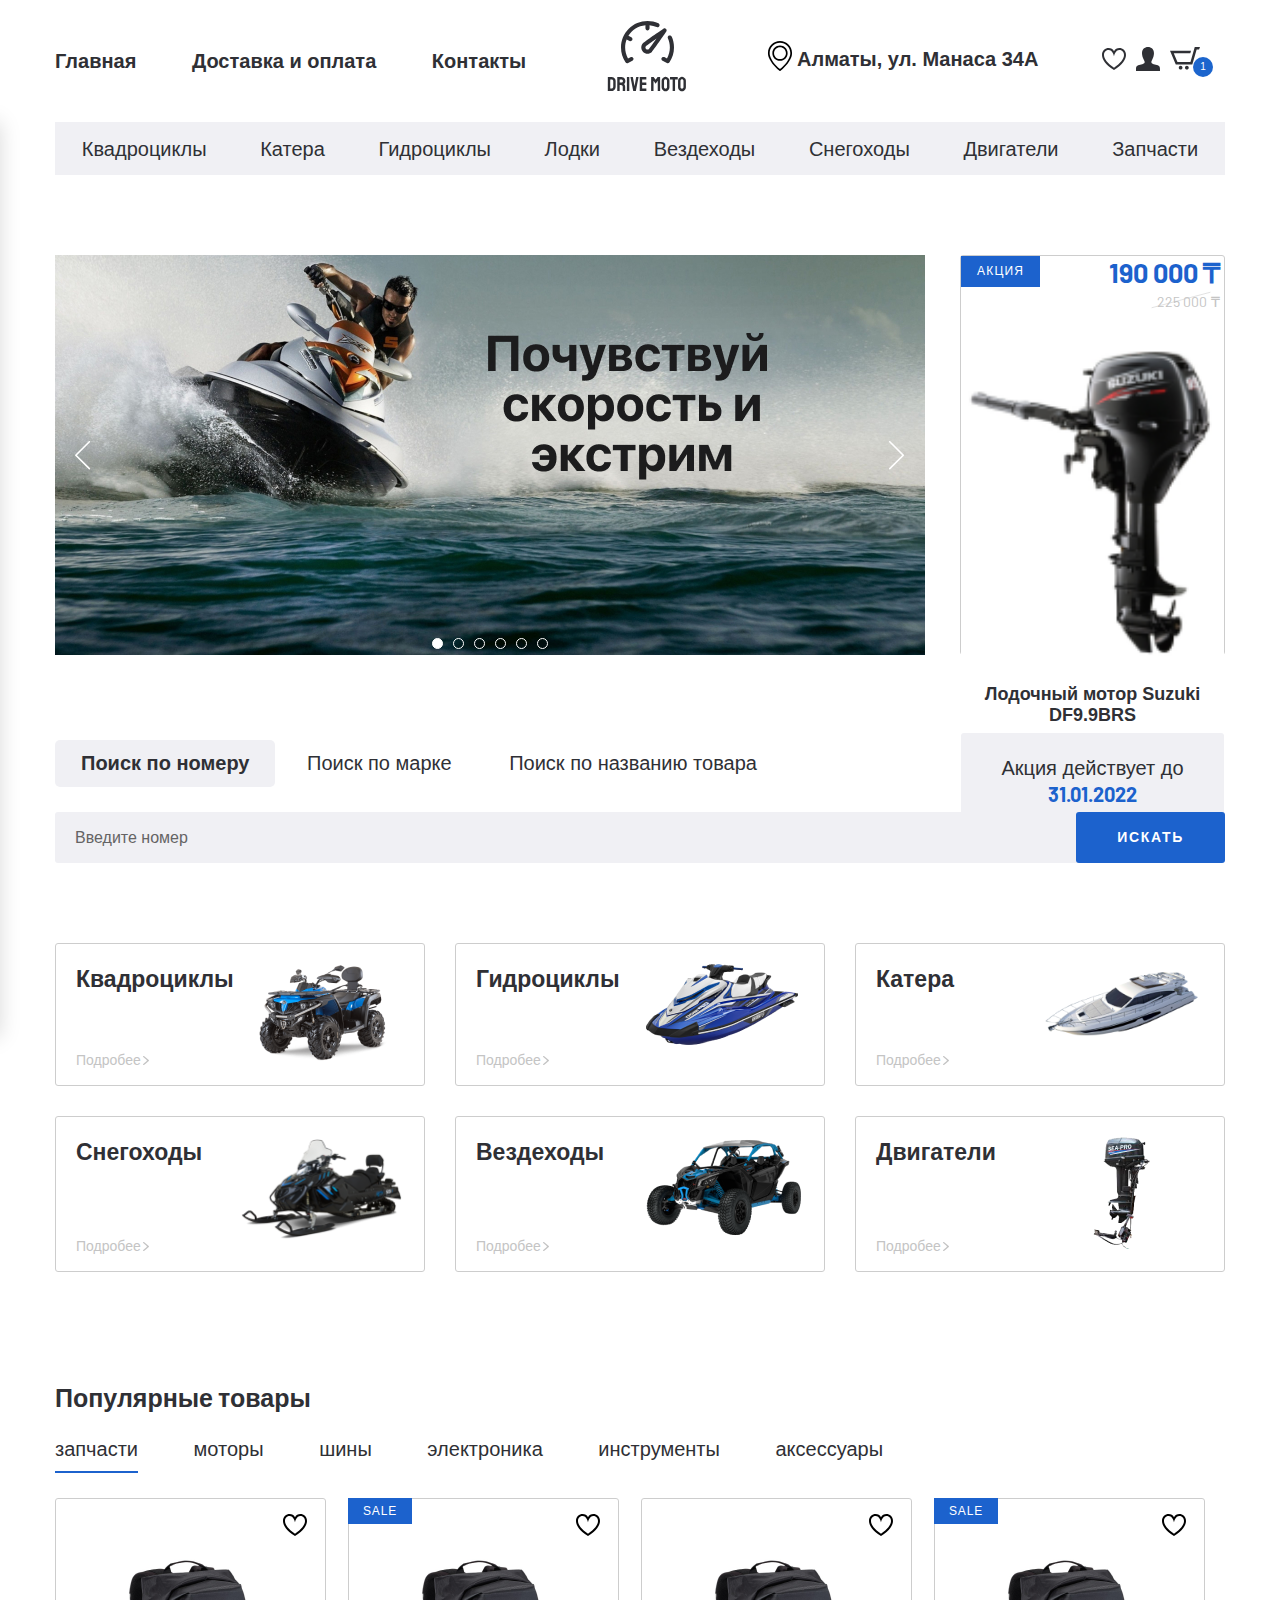
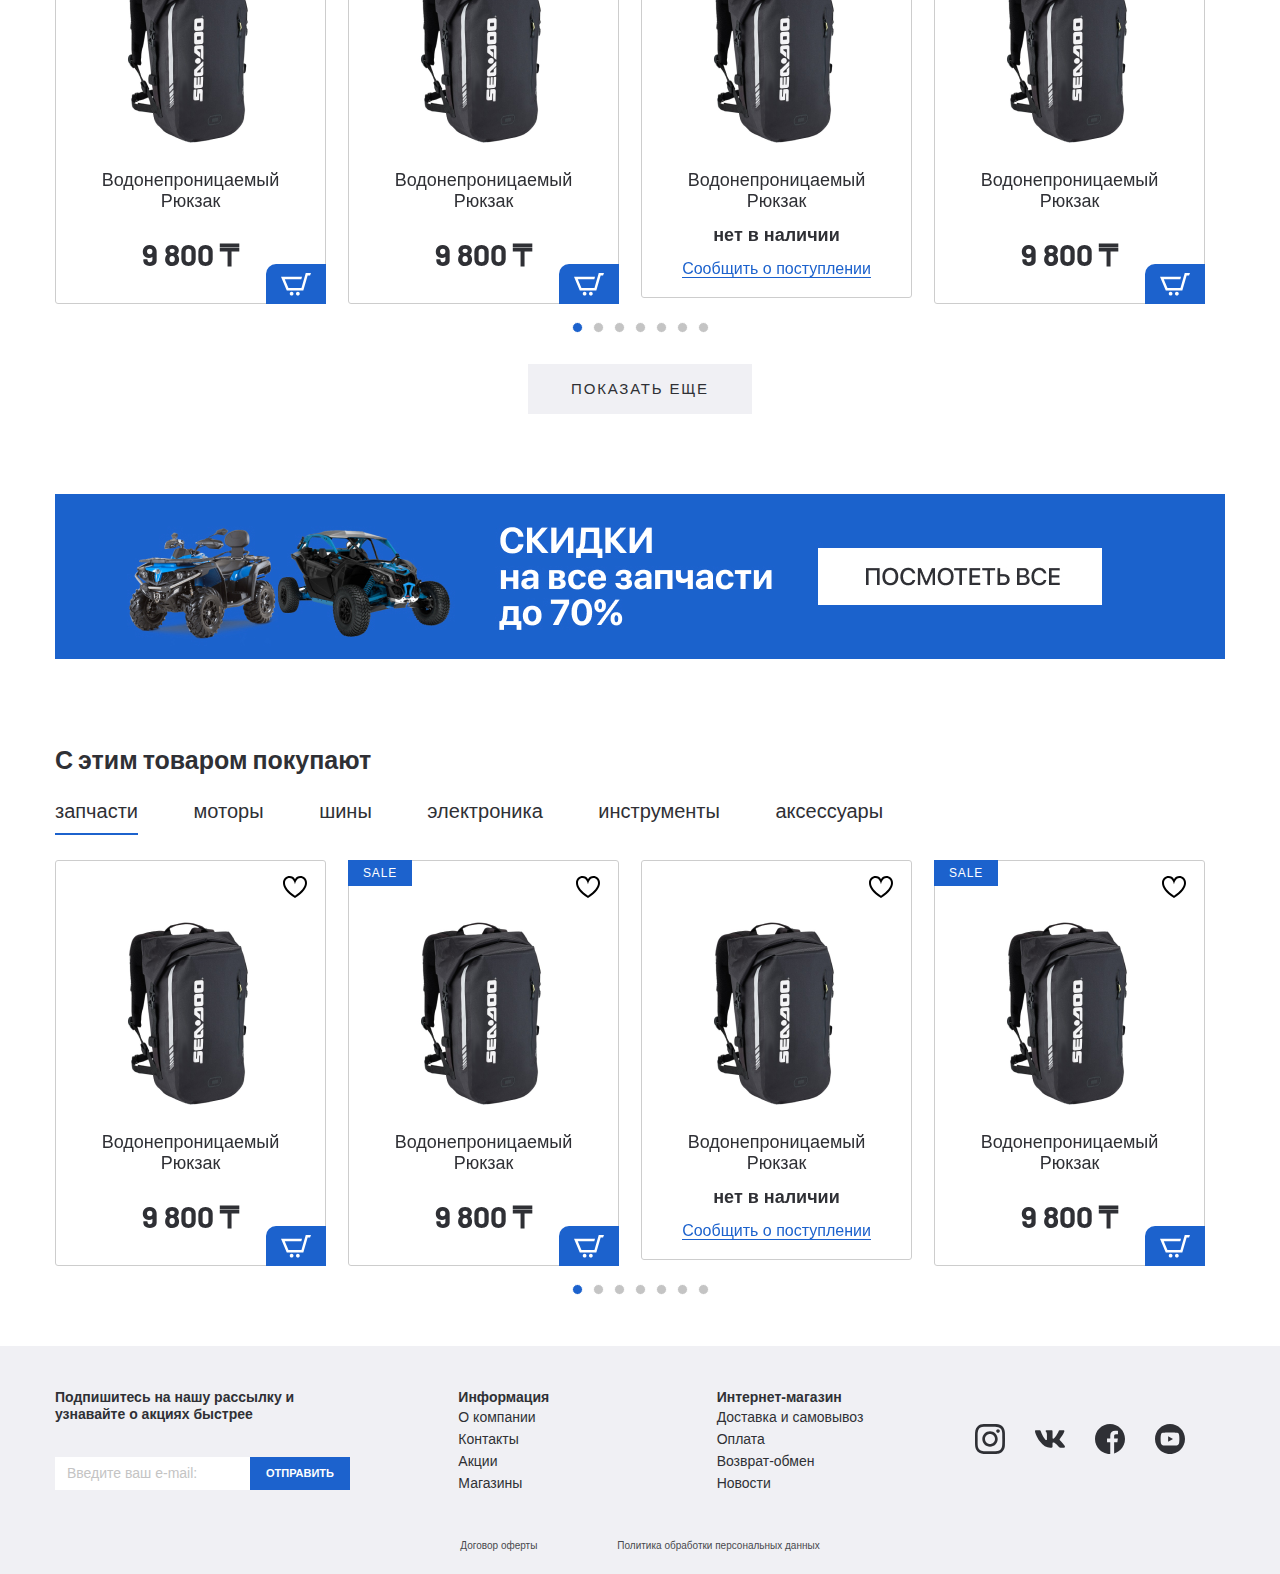
<file: index.html>
<!DOCTYPE html>
<html lang="en">

<head>
  <meta charset="UTF-8">
  <meta name="viewport" content="width=device-width, initial-scale=1.0">
  <meta http-equiv="X-UA-Compatible" content="ie=edge">
  <title>Drive-Moto - продажа квадроциклов, мотоциклов, снегоходов, скутеров.</title>
  <link rel="icon" href="images/favicon.png" type="image/x-icon">
  <link rel="preconnect" href="https://fonts.gstatic.com">
  <link href="https://fonts.googleapis.com/css2?family=Barlow:wght@400;700&display=swap" rel="stylesheet">
  <link rel="stylesheet" href="css/normalize.css">
  <link rel="stylesheet" href="css/slick.css">
  <link rel="stylesheet" href="css/ion.rangeSlider.min.css">
  <link rel="stylesheet" href="css/jquery.formstyler.css">
  <link rel="stylesheet" href="css/jquery.formstyler.theme.css">
  <link rel="stylesheet" href="css/jquery.rateyo.min.css">
  <link rel="stylesheet" href="css/style.css">
  <link rel="stylesheet" href="css/media.css">
</head>

<body>
  <header class="header">
    <div class="header__top">
      <div class="container">
        <div class="header__top-inner">
          <nav class="menu">
            <button class="menu__btn">
              <div class="menu__btn-line"></div>
              <div class="menu__btn-line"></div>
              <div class="menu__btn-line"></div>
            </button>
            <ul class="menu__list">
              <li class="menu__item">
                <a class="menu__link" href="index.html">Главная</a>
              </li>
              <li class="menu__item">
                <a class="menu__link" href="payment.html">Доставка и оплата</a>
              </li>
              <li class="menu__item">
                <a class="menu__link" href="contact.html">Контакты</a>
              </li>
            </ul>
          </nav>
          <a class="logo" href="index.html">
            <img class="logo__img" src="images/logo.svg" alt="logo">
          </a>
          <div class="header__box">
            <p class="header__adress">
              Алматы, ул. Манаса 34А
            </p>
            <ul class="user__list">
              <li class="user__list-item">
                <a class="user__list-link" href="#">
                  <img src="images/heart.svg" alt="heart">
                </a>
              </li>
              <li class="user__list-item">
                <a class="user__list-link" href="forms.html">
                  <img src="images/person.svg" alt="person">
                </a>
              </li>
              <li class="user__list-item">
                <a class="user__list-link basket" href="#">
                  <img src="images/basket.svg" alt="basket">
                  <p class="basket__num">1</p>
                </a>
              </li>
            </ul>
          </div>
        </div>
      </div>
    </div>
    <ul class="menu-mobile__list">
      <li class="menu-mobile__item">
        <a class="menu-mobile__link" href="forms.html">
          <img class="menu-mobile__img" src="images/person.svg" alt="icon">
          <p>Войти</p>
        </a>
      </li>
      <li class="menu-mobile__item">
        <a class="menu-mobile__link" href="forms.html">
          <img class="menu-mobile__img" src="images/person.svg" alt="icon">
          <p>Регистрация</p>
        </a>
      </li>
      <li class="menu-mobile__item">
        <a class="menu-mobile__link" href="#">
          <img class="menu-mobile__img" src="images/heart-product.svg" alt="icon">
          <p>Избранное</p>
        </a>
      </li>
      <li class="menu-mobile__item">
        <a class="menu-mobile__link" href="#">
          <img class="menu-mobile__img" src="images/basket.svg" alt="icon">
          <p>Корзина</p>
        </a>
      </li>
      <li class="menu-mobile__item">
        <a class="menu-mobile__link" href="#">
          <img class="menu-mobile__img" src="images/house.svg" alt="icon">
          <p>Магазины</p>
        </a>
      </li>
      <li class="menu-mobile__item">
        <a class="menu-mobile__link" href="payment.html">
          <img class="menu-mobile__img" src="images/box.svg" alt="icon">
          <p>Доставка и оплата</p>
        </a>
      </li>
      <li class="menu-mobile__item">
        <a class="menu-mobile__link" href="contact.html">
          <img class="menu-mobile__img" src="images/box.svg" alt="icon">
          <p>Контакты</p>
        </a>
      </li>
      <li class="menu-mobile__item">
        <a class="menu-mobile__link" href="catalog.html">
          <p>Квадроциклы</p>
        </a>
      </li>
      <li class="menu-mobile__item">
        <a class="menu-mobile__link" href="catalog.html">
          <p>Катера</p>
        </a>
      </li>
      <li class="menu-mobile__item">
        <a class="menu-mobile__link" href="catalog.html">
          <p>Гидроциклы</p>
        </a>
      </li>
      <li class="menu-mobile__item">
        <a class="menu-mobile__link" href="catalog.html">
          <p>Лодки</p>
        </a>
      </li>
      <li class="menu-mobile__item">
        <a class="menu-mobile__link" href="catalog.html">
          <p>Вездеходы</p>
        </a>
      </li>
      <li class="menu-mobile__item">
        <a class="menu-mobile__link" href="catalog.html">
          <p>Снегоходы</p>
        </a>
      </li>
      <li class="menu-mobile__item">
        <a class="menu-mobile__link" href="catalog.html">
          <p>Двигатели</p>
        </a>
      </li>
      <li class="menu-mobile__item">
        <a class="menu-mobile__link" href="catalog.html">
          <p>Запчасти</p>
        </a>
      </li>
    </ul>

    <div class="menu__mobile-linewrapper">
      <ul class="menu__mobile-line mobile-overflow">
        <li class="menu__item">
          <a class="menu__link" href="#">Магазины</a>
        </li>
        <li class="menu__item">
          <a class="menu__link" href="#">Акции</a>
        </li>
        <li class="menu__item">
          <a class="menu__link" href="#">Доставка и оплата</a>
        </li>
        <li class="menu__item">
          <a class="menu__link" href="catalog.html">Квадроциклы</a>
        </li>
        <li class="menu__item">
          <a class="menu__link" href="catalog.html">Катера</a>
        </li>
        <li class="menu__item">
          <a class="menu__link" href="catalog.html">Гидроциклы</a>
        </li>
        <li class="menu__item">
          <a class="menu__link" href="catalog.html">Лодки</a>
        </li>
        <li class="menu__item">
          <a class="menu__link" href="catalog.html">Вездеходы</a>
        </li>
        <li class="menu__item">
          <a class="menu__link" href="catalog.html">Снегоходы</a>
        </li>
        <li class="menu__item">
          <a class="menu__link" href="catalog.html">Двигатели</a>
        </li>
        <li class="menu__item">
          <a class="menu__link" href="catalog.html">Запчасти</a>
        </li>
      </ul>
    </div>

    <div class="header__bottom">
      <div class="container">
        <ul class="menu-categories">
          <li class="menu-categories__item">
            <a class="menu-categories__link" href="catalog.html">Квадроциклы</a>
          </li>
          <li class="menu-categories__item">
            <a class="menu-categories__link" href="catalog.html">Катера</a>
          </li>
          <li class="menu-categories__item">
            <a class="menu-categories__link" href="catalog.html">Гидроциклы</a>
          </li>
          <li class="menu-categories__item">
            <a class="menu-categories__link" href="catalog.html">Лодки</a>
          </li>
          <li class="menu-categories__item">
            <a class="menu-categories__link" href="catalog.html">Вездеходы</a>
          </li>
          <li class="menu-categories__item">
            <a class="menu-categories__link" href="catalog.html">Снегоходы</a>
          </li>
          <li class="menu-categories__item">
            <a class="menu-categories__link" href="catalog.html">Двигатели</a>
          </li>
          <li class="menu-categories__item">
            <a class="menu-categories__link" href="catalog.html">Запчасти</a>
          </li>
        </ul>
      </div>
    </div>
  </header>

  <section class="banner page-section">
    <div class="container">
      <div class="banner__inner">
        <div class="banner__slider">
          <a class="banner__slider-item" href="#">
            <img class="banner__slider-img" src="images/banner-slider1.jpg" alt="slider"></a>
          <a class="banner__slider-item" href="#">
            <img class="banner__slider-img" src="images/banner-slider1.jpg" alt="slider"></a>
          <a class="banner__slider-item" href="#">
            <img class="banner__slider-img" src="images/banner-slider1.jpg" alt="slider"></a>
          <a class="banner__slider-item" href="#">
            <img class="banner__slider-img" src="images/banner-slider1.jpg" alt="slider"></a>
          <a class="banner__slider-item" href="#">
            <img class="banner__slider-img" src="images/banner-slider1.jpg" alt="slider"></a>
          <a class="banner__slider-item" href="#">
            <img class="banner__slider-img" src="images/banner-slider1.jpg" alt="slider"></a>
        </div>
        <a class="banner__item" href="product.html">
          <div class="banner__item-top">
            <p class="banner__item-info">
              акция
            </p>
            <div class="banner__item-price">
              <div class="price banner__item-price-new">190 000</div>
              <div class="price banner__item-price-old">225 000</div>
            </div>
          </div>
          <img class="banner__item-img" src="images/content/sale-1.png" alt="img">
          <h5 class="banner__item-title">Лодочный мотор Suzuki DF9.9BRS</h5>
          <p class="banner__item-footer">
            Акция действует до
            <span>31.01.2022</span>
          </p>
        </a>
      </div>
    </div>
  </section>


  <div class="search page-section">
    <div class="container">
      <div class="search__inner">
        <div class="search__tabs tabs-wrapper">
          <div class="mobile-overflow">
            <a class="tab search__tabs-item tab-item--active" href="#tabs-1">Поиск по номеру</a>
            <a class="tab search__tabs-item" href="#tabs-2">Поиск по марке</a>
            <a class="tab search__tabs-item" href="#tabs-3">Поиск по названию товара</a>
          </div>
        </div>
        <div class="search__content">
          <div id="tabs-1" class="tabs-content search__content-item tabs-content--active">
            <form class="search__content-form">
              <input class="search__content-input" type="text" placeholder="Введите номер">
              <button class="search__content-btn" type="submit">Искать</button>
            </form>
          </div>
          <div id="tabs-2" class="tabs-content search__content-item">
            <form class="search__content-form">
              <input class="search__content-input" type="text" placeholder="Введите маркер">
              <button class="search__content-btn" type="submit">Искать</button>
            </form>
          </div>
          <div id="tabs-3" class="tabs-content search__content-item">
            <form class="search__content-form">
              <input class="search__content-input" type="text" placeholder="Введите название товара">
              <button class="search__content-btn" type="submit">Искать</button>
            </form>
          </div>
        </div>
      </div>
    </div>
  </div>


  <section class="categories page-section">
    <div class="container">
      <div class="categories__inner">
        <a class="categories__item" href="catalog.html">
          <div class="categories__item-info">
            <h4 class="categories__item-title">Квадроциклы</h4>
            <p class="categories__item-text">Подробее</p>
          </div>
          <div class="categories__item-img">
            <img src="images/categories-1.png" alt="images">
          </div>
        </a>
        <a class="categories__item" href="catalog.html">
          <div class="categories__item-info">
            <h4 class="categories__item-title">Гидроциклы</h4>
            <p class="categories__item-text">Подробее</p>
          </div>
          <div class="categories__item-img">
            <img src="images/categories-2.png" alt="images">
          </div>
        </a>
        <a class="categories__item" href="catalog.html">
          <div class="categories__item-info">
            <h4 class="categories__item-title">Катера</h4>
            <p class="categories__item-text">Подробее</p>
          </div>
          <div class="categories__item-img">
            <img src="images/categories-3.png" alt="images">
          </div>
        </a>
        <a class="categories__item" href="catalog.html">
          <div class="categories__item-info">
            <h4 class="categories__item-title">Снегоходы</h4>
            <p class="categories__item-text">Подробее</p>
          </div>
          <div class="categories__item-img">
            <img src="images/categories-4.png" alt="images">
          </div>
        </a>
        <a class="categories__item" href="catalog.html">
          <div class="categories__item-info">
            <h4 class="categories__item-title">Вездеходы</h4>
            <p class="categories__item-text">Подробее</p>
          </div>
          <div class="categories__item-img">
            <img src="images/categories-5.png" alt="images">
          </div>
        </a>
        <a class="categories__item" href="catalog.html">
          <div class="categories__item-info">
            <h4 class="categories__item-title">Двигатели</h4>
            <p class="categories__item-text">Подробее</p>
          </div>
          <div class="categories__item-img">
            <img src="images/categories-6.png" alt="images">
          </div>
        </a>
      </div>
    </div>
  </section>

  <section class="product">
    <div class="container">
      <div class="product__inner">
        <h3 class="product__title">Популярные товары</h3>

        <div class="tabs-wrapper">
          <div class="tabs mobile-overflow">
            <a class="tab product__tab tab-item--active" href="#product-tab-1">запчасти</a>
            <a class="tab product__tab" href="#product-tab-2">моторы</a>
            <a class="tab product__tab" href="#product-tab-3">шины </a>
            <a class="tab product__tab" href="#product-tab-4">электроника</a>
            <a class="tab product__tab" href="#product-tab-5">инструменты</a>
            <a class="tab product__tab" href="#product-tab-6">аксессуары </a>
          </div>
        </div>
        <div class="tabs-container">
          <div id="product-tab-1" class="tabs-content product__content tabs-content--active">
            <div class="product-slider">
              <div class="product-slider__item">
                <div class="product-item__wrapper">
                  <button class="product-item-favorite"></button>
                  <button class="product-item-basket">
                    <img src="images/basket-white.svg" alt="basket">
                  </button>
                  <a class="product-item__notify-link" href="#">
                    <span>Сообщить о поступлении</span>
                  </a>
                  <a class="product-item" href="product.html">
                    <p class="product-item__hover-text">
                      посмотреть товар
                    </p>
                    <img class="product-item__img" src="images/content/product-1.png" alt="img">
                    <h4 class="product-item__title">Водонепроницаемый
                      Рюкзак</h4>
                    <p class="price product-item-price">9 800 ₸</p>
                    <p class="product-item__notify-text">
                      нет в наличии
                    </p>
                  </a>
                </div>
              </div>

              <div class="product-slider__item">
                <div class="product-item__wrapper">
                  <button class="product-item-favorite"></button>
                  <button class="product-item-basket">
                    <img src="images/basket-white.svg" alt="basket">
                  </button>
                  <a class="product-item__notify-link" href="#">
                    <span>Сообщить о поступлении</span>
                  </a>
                  <a class="product-item product-item--sale" href="product.html">
                    <p class="product-item__hover-text">
                      посмотреть товар
                    </p>
                    <img class="product-item__img" src="images/content/product-1.png" alt="img">
                    <h4 class="product-item__title">Водонепроницаемый
                      Рюкзак</h4>
                    <p class="price product-item-price">9 800 ₸</p>
                    <p class="product-item__notify-text">
                      нет в наличии
                    </p>
                  </a>
                </div>
              </div>


              <div class="product-slider__item">
                <div class="product-item__wrapper product-item__not-available">
                  <button class="product-item-favorite"></button>
                  <button class="product-item-basket">
                    <img src="images/basket-white.svg" alt="basket">
                  </button>
                  <a class="product-item__notify-link" href="#">
                    <span>Сообщить о поступлении</span>
                  </a>
                  <a class="product-item" href="product.html">
                    <p class="product-item__hover-text">
                      посмотреть товар
                    </p>
                    <img class="product-item__img" src="images/content/product-1.png" alt="img">
                    <h4 class="product-item__title">Водонепроницаемый
                      Рюкзак</h4>
                    <p class="price product-item-price">9 800 ₸</p>
                    <p class="product-item__notify-text">
                      нет в наличии
                    </p>
                  </a>
                </div>
              </div>


              <div class="product-slider__item">
                <div class="product-item__wrapper">
                  <button class="product-item-favorite"></button>
                  <button class="product-item-basket">
                    <img src="images/basket-white.svg" alt="basket">
                  </button>
                  <a class="product-item__notify-link" href="#">
                    <span>Сообщить о поступлении</span>
                  </a>
                  <a class="product-item product-item--sale" href="product.html">
                    <p class="product-item__hover-text">
                      посмотреть товар
                    </p>
                    <img class="product-item__img" src="images/content/product-1.png" alt="img">
                    <h4 class="product-item__title">Водонепроницаемый
                      Рюкзак</h4>
                    <p class="price product-item-price">9 800 ₸</p>
                    <p class="product-item__notify-text">
                      нет в наличии
                    </p>
                  </a>
                </div>
              </div>

              <div class="product-slider__item">
                <div class="product-item__wrapper">
                  <button class="product-item-favorite"></button>
                  <button class="product-item-basket">
                    <img src="images/basket-white.svg" alt="basket">
                  </button>
                  <a class="product-item__notify-link" href="#">
                    <span>Сообщить о поступлении</span>
                  </a>
                  <a class="product-item product-item--sale" href="product.html">
                    <p class="product-item__hover-text">
                      посмотреть товар
                    </p>
                    <img class="product-item__img" src="images/content/product-1.png" alt="img">
                    <h4 class="product-item__title">Водонепроницаемый
                      Рюкзак</h4>
                    <p class="price product-item-price">9 800 ₸</p>
                    <p class="product-item__notify-text">
                      нет в наличии
                    </p>
                  </a>
                </div>
              </div>

              <div class="product-slider__item">
                <div class="product-item__wrapper">
                  <button class="product-item-favorite"></button>
                  <button class="product-item-basket">
                    <img src="images/basket-white.svg" alt="basket">
                  </button>
                  <a class="product-item__notify-link" href="#">
                    <span>Сообщить о поступлении</span>
                  </a>
                  <a class="product-item product-item--sale" href="product.html">
                    <p class="product-item__hover-text">
                      посмотреть товар
                    </p>
                    <img class="product-item__img" src="images/content/product-1.png" alt="img">
                    <h4 class="product-item__title">Водонепроницаемый
                      Рюкзак</h4>
                    <p class="price product-item-price">9 800 ₸</p>
                    <p class="product-item__notify-text">
                      нет в наличии
                    </p>
                  </a>
                </div>
              </div>

              <div class="product-slider__item">
                <div class="product-item__wrapper">
                  <button class="product-item-favorite"></button>
                  <button class="product-item-basket">
                    <img src="images/basket-white.svg" alt="basket">
                  </button>
                  <a class="product-item__notify-link" href="#">
                    <span>Сообщить о поступлении</span>
                  </a>
                  <a class="product-item product-item--sale" href="product.html">
                    <p class="product-item__hover-text">
                      посмотреть товар
                    </p>
                    <img class="product-item__img" src="images/content/product-1.png" alt="img">
                    <h4 class="product-item__title">Водонепроницаемый
                      Рюкзак</h4>
                    <p class="price product-item-price">9 800 ₸</p>
                    <p class="product-item__notify-text">
                      нет в наличии
                    </p>
                  </a>
                </div>
              </div>
            </div>

          </div>

          <div id="product-tab-2" class="tabs-content product__content">
            <div class="product-slider">
              <div class="product-slider__item">
                <div class="product-item__wrapper">
                  <button class="product-item-favorite"></button>
                  <button class="product-item-basket">
                    <img src="images/basket-white.svg" alt="basket">
                  </button>
                  <a class="product-item__notify-link" href="#">
                    <span>Сообщить о поступлении</span>
                  </a>
                  <a class="product-item" href="product.html">
                    <p class="product-item__hover-text">
                      посмотреть товар
                    </p>
                    <img class="product-item__img" src="images/content/product-1.png" alt="img">
                    <h4 class="product-item__title">Водонепроницаемый
                      Рюкзак</h4>
                    <p class="price product-item-price">9 800 ₸</p>
                    <p class="product-item__notify-text">
                      нет в наличии
                    </p>
                  </a>
                </div>
              </div>

              <div class="product-slider__item">
                <div class="product-item__wrapper">
                  <button class="product-item-favorite"></button>
                  <button class="product-item-basket">
                    <img src="images/basket-white.svg" alt="basket">
                  </button>
                  <a class="product-item__notify-link" href="#">
                    <span>Сообщить о поступлении</span>
                  </a>
                  <a class="product-item product-item--sale" href="product.html">
                    <p class="product-item__hover-text">
                      посмотреть товар
                    </p>
                    <img class="product-item__img" src="images/content/product-1.png" alt="img">
                    <h4 class="product-item__title">Водонепроницаемый
                      Рюкзак</h4>
                    <p class="price product-item-price">9 800 ₸</p>
                    <p class="product-item__notify-text">
                      нет в наличии
                    </p>
                  </a>
                </div>
              </div>


              <div class="product-slider__item">
                <div class="product-item__wrapper product-item__not-available">
                  <button class="product-item-favorite"></button>
                  <button class="product-item-basket">
                    <img src="images/basket-white.svg" alt="basket">
                  </button>
                  <a class="product-item__notify-link" href="#">
                    <span>Сообщить о поступлении</span>
                  </a>
                  <a class="product-item" href="product.html">
                    <p class="product-item__hover-text">
                      посмотреть товар
                    </p>
                    <img class="product-item__img" src="images/content/product-1.png" alt="img">
                    <h4 class="product-item__title">Водонепроницаемый
                      Рюкзак</h4>
                    <p class="price product-item-price">9 800 ₸</p>
                    <p class="product-item__notify-text">
                      нет в наличии
                    </p>
                  </a>
                </div>
              </div>


              <div class="product-slider__item">
                <div class="product-item__wrapper">
                  <button class="product-item-favorite"></button>
                  <button class="product-item-basket">
                    <img src="images/basket-white.svg" alt="basket">
                  </button>
                  <a class="product-item__notify-link" href="#">
                    <span>Сообщить о поступлении</span>
                  </a>
                  <a class="product-item product-item--sale" href="product.html">
                    <p class="product-item__hover-text">
                      посмотреть товар
                    </p>
                    <img class="product-item__img" src="images/content/product-1.png" alt="img">
                    <h4 class="product-item__title">Водонепроницаемый
                      Рюкзак</h4>
                    <p class="price product-item-price">9 800 ₸</p>
                    <p class="product-item__notify-text">
                      нет в наличии
                    </p>
                  </a>
                </div>
              </div>

              <div class="product-slider__item">
                <div class="product-item__wrapper">
                  <button class="product-item-favorite"></button>
                  <button class="product-item-basket">
                    <img src="images/basket-white.svg" alt="basket">
                  </button>
                  <a class="product-item__notify-link" href="#">
                    <span>Сообщить о поступлении</span>
                  </a>
                  <a class="product-item product-item--sale" href="product.html">
                    <p class="product-item__hover-text">
                      посмотреть товар
                    </p>
                    <img class="product-item__img" src="images/content/product-1.png" alt="img">
                    <h4 class="product-item__title">Водонепроницаемый
                      Рюкзак</h4>
                    <p class="price product-item-price">9 800 ₸</p>
                    <p class="product-item__notify-text">
                      нет в наличии
                    </p>
                  </a>
                </div>
              </div>

              <div class="product-slider__item">
                <div class="product-item__wrapper">
                  <button class="product-item-favorite"></button>
                  <button class="product-item-basket">
                    <img src="images/basket-white.svg" alt="basket">
                  </button>
                  <a class="product-item__notify-link" href="#">
                    <span>Сообщить о поступлении</span>
                  </a>
                  <a class="product-item product-item--sale" href="product.html">
                    <p class="product-item__hover-text">
                      посмотреть товар
                    </p>
                    <img class="product-item__img" src="images/content/product-1.png" alt="img">
                    <h4 class="product-item__title">Водонепроницаемый
                      Рюкзак</h4>
                    <p class="price product-item-price">9 800 ₸</p>
                    <p class="product-item__notify-text">
                      нет в наличии
                    </p>
                  </a>
                </div>
              </div>

              <div class="product-slider__item">
                <div class="product-item__wrapper">
                  <button class="product-item-favorite"></button>
                  <button class="product-item-basket">
                    <img src="images/basket-white.svg" alt="basket">
                  </button>
                  <a class="product-item__notify-link" href="#">
                    <span>Сообщить о поступлении</span>
                  </a>
                  <a class="product-item product-item--sale" href="product.html">
                    <p class="product-item__hover-text">
                      посмотреть товар
                    </p>
                    <img class="product-item__img" src="images/content/product-1.png" alt="img">
                    <h4 class="product-item__title">Водонепроницаемый
                      Рюкзак</h4>
                    <p class="price product-item-price">9 800 ₸</p>
                    <p class="product-item__notify-text">
                      нет в наличии
                    </p>
                  </a>
                </div>
              </div>
            </div>

          </div>

          <div id="product-tab-3" class="tabs-content product__content">slider-3</div>
          <div id="product-tab-4" class="tabs-content product__content">slider-4</div>
          <div id="product-tab-5" class="tabs-content product__content">slider-5</div>
          <div id="product-tab-6" class="tabs-content product__content">slider-6</div>
        </div>
      </div>
      <div class="product__more">
        <a class="product__more-link" href="#">Показать еще</a>
      </div>
    </div>
  </section>

  <div class="banner">
    <div class="container">
      <a class="banner-link" href="catalog.html">
        <img src="images/content/banner.jpg" alt="banner">
      </a>
    </div>
  </div>

  <section class="product">
    <div class="container">
      <div class="product__inner">
        <h3 class="product__title">С этим товаром покупают</h3>

        <div class="tabs-wrapper">
          <div class="tabs mobile-overflow">
            <a class="tab product__tab tab-item--active" href="#popular-tab-1">запчасти</a>
            <a class="tab product__tab" href="#popular-tab-2">моторы</a>
            <a class="tab product__tab" href="#popular-tab-3">шины </a>
            <a class="tab product__tab" href="#popular-tab-4">электроника</a>
            <a class="tab product__tab" href="#popular-tab-5">инструменты</a>
            <a class="tab product__tab" href="#popular-tab-6">аксессуары </a>
          </div>
        </div>

        <div class="tabs-container">
          <div id="popular-tab-1" class="tabs-content product__content tabs-content--active">
            <div class="product-slider">
              <div class="product-slider__item">
                <div class="product-item__wrapper">
                  <button class="product-item-favorite"></button>
                  <button class="product-item-basket">
                    <img src="images/basket-white.svg" alt="basket">
                  </button>
                  <a class="product-item__notify-link" href="#">
                    <span>Сообщить о поступлении</span>
                  </a>
                  <a class="product-item" href="product.html">
                    <p class="product-item__hover-text">
                      посмотреть товар
                    </p>
                    <img class="product-item__img" src="images/content/product-1.png" alt="img">
                    <h4 class="product-item__title">Водонепроницаемый
                      Рюкзак</h4>
                    <p class="price product-item-price">9 800 ₸</p>
                    <p class="product-item__notify-text">
                      нет в наличии
                    </p>
                  </a>
                </div>
              </div>

              <div class="product-slider__item">
                <div class="product-item__wrapper">
                  <button class="product-item-favorite"></button>
                  <button class="product-item-basket">
                    <img src="images/basket-white.svg" alt="basket">
                  </button>
                  <a class="product-item__notify-link" href="#">
                    <span>Сообщить о поступлении</span>
                  </a>
                  <a class="product-item product-item--sale" href="product.html">
                    <p class="product-item__hover-text">
                      посмотреть товар
                    </p>
                    <img class="product-item__img" src="images/content/product-1.png" alt="img">
                    <h4 class="product-item__title">Водонепроницаемый
                      Рюкзак</h4>
                    <p class="price product-item-price">9 800 ₸</p>
                    <p class="product-item__notify-text">
                      нет в наличии
                    </p>
                  </a>
                </div>
              </div>


              <div class="product-slider__item">
                <div class="product-item__wrapper product-item__not-available">
                  <button class="product-item-favorite"></button>
                  <button class="product-item-basket">
                    <img src="images/basket-white.svg" alt="basket">
                  </button>
                  <a class="product-item__notify-link" href="#">
                    <span>Сообщить о поступлении</span>
                  </a>
                  <a class="product-item" href="product.html">
                    <p class="product-item__hover-text">
                      посмотреть товар
                    </p>
                    <img class="product-item__img" src="images/content/product-1.png" alt="img">
                    <h4 class="product-item__title">Водонепроницаемый
                      Рюкзак</h4>
                    <p class="price product-item-price">9 800 ₸</p>
                    <p class="product-item__notify-text">
                      нет в наличии
                    </p>
                  </a>
                </div>
              </div>


              <div class="product-slider__item">
                <div class="product-item__wrapper">
                  <button class="product-item-favorite"></button>
                  <button class="product-item-basket">
                    <img src="images/basket-white.svg" alt="basket">
                  </button>
                  <a class="product-item__notify-link" href="#">
                    <span>Сообщить о поступлении</span>
                  </a>
                  <a class="product-item product-item--sale" href="product.html">
                    <p class="product-item__hover-text">
                      посмотреть товар
                    </p>
                    <img class="product-item__img" src="images/content/product-1.png" alt="img">
                    <h4 class="product-item__title">Водонепроницаемый
                      Рюкзак</h4>
                    <p class="price product-item-price">9 800 ₸</p>
                    <p class="product-item__notify-text">
                      нет в наличии
                    </p>
                  </a>
                </div>
              </div>

              <div class="product-slider__item">
                <div class="product-item__wrapper">
                  <button class="product-item-favorite"></button>
                  <button class="product-item-basket">
                    <img src="images/basket-white.svg" alt="basket">
                  </button>
                  <a class="product-item__notify-link" href="#">
                    <span>Сообщить о поступлении</span>
                  </a>
                  <a class="product-item product-item--sale" href="product.html">
                    <p class="product-item__hover-text">
                      посмотреть товар
                    </p>
                    <img class="product-item__img" src="images/content/product-1.png" alt="img">
                    <h4 class="product-item__title">Водонепроницаемый
                      Рюкзак</h4>
                    <p class="price product-item-price">9 800 ₸</p>
                    <p class="product-item__notify-text">
                      нет в наличии
                    </p>
                  </a>
                </div>
              </div>

              <div class="product-slider__item">
                <div class="product-item__wrapper">
                  <button class="product-item-favorite"></button>
                  <button class="product-item-basket">
                    <img src="images/basket-white.svg" alt="basket">
                  </button>
                  <a class="product-item__notify-link" href="#">
                    <span>Сообщить о поступлении</span>
                  </a>
                  <a class="product-item product-item--sale" href="product.html">
                    <p class="product-item__hover-text">
                      посмотреть товар
                    </p>
                    <img class="product-item__img" src="images/content/product-1.png" alt="img">
                    <h4 class="product-item__title">Водонепроницаемый
                      Рюкзак</h4>
                    <p class="price product-item-price">9 800 ₸</p>
                    <p class="product-item__notify-text">
                      нет в наличии
                    </p>
                  </a>
                </div>
              </div>

              <div class="product-slider__item">
                <div class="product-item__wrapper">
                  <button class="product-item-favorite"></button>
                  <button class="product-item-basket">
                    <img src="images/basket-white.svg" alt="basket">
                  </button>
                  <a class="product-item__notify-link" href="#">
                    <span>Сообщить о поступлении</span>
                  </a>
                  <a class="product-item product-item--sale" href="product.html">
                    <p class="product-item__hover-text">
                      посмотреть товар
                    </p>
                    <img class="product-item__img" src="images/content/product-1.png" alt="img">
                    <h4 class="product-item__title">Водонепроницаемый
                      Рюкзак</h4>
                    <p class="price product-item-price">9 800 ₸</p>
                    <p class="product-item__notify-text">
                      нет в наличии
                    </p>
                  </a>
                </div>
              </div>
            </div>

          </div>

          <div id="popular-tab-2" class="tabs-content product__content">
            <div class="product-slider">
              <div class="product-slider__item">
                <div class="product-item__wrapper">
                  <button class="product-item-favorite"></button>
                  <button class="product-item-basket">
                    <img src="images/basket-white.svg" alt="basket">
                  </button>
                  <a class="product-item__notify-link" href="#">
                    <span>Сообщить о поступлении</span>
                  </a>
                  <a class="product-item" href="product.html">
                    <p class="product-item__hover-text">
                      посмотреть товар
                    </p>
                    <img class="product-item__img" src="images/content/product-1.png" alt="img">
                    <h4 class="product-item__title">Водонепроницаемый
                      Рюкзак</h4>
                    <p class="price product-item-price">9 800 ₸</p>
                    <p class="product-item__notify-text">
                      нет в наличии
                    </p>
                  </a>
                </div>
              </div>

              <div class="product-slider__item">
                <div class="product-item__wrapper">
                  <button class="product-item-favorite"></button>
                  <button class="product-item-basket">
                    <img src="images/basket-white.svg" alt="basket">
                  </button>
                  <a class="product-item__notify-link" href="#">
                    <span>Сообщить о поступлении</span>
                  </a>
                  <a class="product-item product-item--sale" href="product.html">
                    <p class="product-item__hover-text">
                      посмотреть товар
                    </p>
                    <img class="product-item__img" src="images/content/product-1.png" alt="img">
                    <h4 class="product-item__title">Водонепроницаемый
                      Рюкзак</h4>
                    <p class="price product-item-price">9 800 ₸</p>
                    <p class="product-item__notify-text">
                      нет в наличии
                    </p>
                  </a>
                </div>
              </div>


              <div class="product-slider__item">
                <div class="product-item__wrapper product-item__not-available">
                  <button class="product-item-favorite"></button>
                  <button class="product-item-basket">
                    <img src="images/basket-white.svg" alt="basket">
                  </button>
                  <a class="product-item__notify-link" href="#">
                    <span>Сообщить о поступлении</span>
                  </a>
                  <a class="product-item" href="product.html">
                    <p class="product-item__hover-text">
                      посмотреть товар
                    </p>
                    <img class="product-item__img" src="images/content/product-1.png" alt="img">
                    <h4 class="product-item__title">Водонепроницаемый
                      Рюкзак</h4>
                    <p class="price product-item-price">9 800 ₸</p>
                    <p class="product-item__notify-text">
                      нет в наличии
                    </p>
                  </a>
                </div>
              </div>


              <div class="product-slider__item">
                <div class="product-item__wrapper">
                  <button class="product-item-favorite"></button>
                  <button class="product-item-basket">
                    <img src="images/basket-white.svg" alt="basket">
                  </button>
                  <a class="product-item__notify-link" href="#">
                    <span>Сообщить о поступлении</span>
                  </a>
                  <a class="product-item product-item--sale" href="product.html">
                    <p class="product-item__hover-text">
                      посмотреть товар
                    </p>
                    <img class="product-item__img" src="images/content/product-1.png" alt="img">
                    <h4 class="product-item__title">Водонепроницаемый
                      Рюкзак</h4>
                    <p class="price product-item-price">9 800 ₸</p>
                    <p class="product-item__notify-text">
                      нет в наличии
                    </p>
                  </a>
                </div>
              </div>

              <div class="product-slider__item">
                <div class="product-item__wrapper">
                  <button class="product-item-favorite"></button>
                  <button class="product-item-basket">
                    <img src="images/basket-white.svg" alt="basket">
                  </button>
                  <a class="product-item__notify-link" href="#">
                    <span>Сообщить о поступлении</span>
                  </a>
                  <a class="product-item product-item--sale" href="product.html">
                    <p class="product-item__hover-text">
                      посмотреть товар
                    </p>
                    <img class="product-item__img" src="images/content/product-1.png" alt="img">
                    <h4 class="product-item__title">Водонепроницаемый
                      Рюкзак</h4>
                    <p class="price product-item-price">9 800 ₸</p>
                    <p class="product-item__notify-text">
                      нет в наличии
                    </p>
                  </a>
                </div>
              </div>

              <div class="product-slider__item">
                <div class="product-item__wrapper">
                  <button class="product-item-favorite"></button>
                  <button class="product-item-basket">
                    <img src="images/basket-white.svg" alt="basket">
                  </button>
                  <a class="product-item__notify-link" href="#">
                    <span>Сообщить о поступлении</span>
                  </a>
                  <a class="product-item product-item--sale" href="product.html">
                    <p class="product-item__hover-text">
                      посмотреть товар
                    </p>
                    <img class="product-item__img" src="images/content/product-1.png" alt="img">
                    <h4 class="product-item__title">Водонепроницаемый
                      Рюкзак</h4>
                    <p class="price product-item-price">9 800 ₸</p>
                    <p class="product-item__notify-text">
                      нет в наличии
                    </p>
                  </a>
                </div>
              </div>

              <div class="product-slider__item">
                <div class="product-item__wrapper">
                  <button class="product-item-favorite"></button>
                  <button class="product-item-basket">
                    <img src="images/basket-white.svg" alt="basket">
                  </button>
                  <a class="product-item__notify-link" href="#">
                    <span>Сообщить о поступлении</span>
                  </a>
                  <a class="product-item product-item--sale" href="product.html">
                    <p class="product-item__hover-text">
                      посмотреть товар
                    </p>
                    <img class="product-item__img" src="images/content/product-1.png" alt="img">
                    <h4 class="product-item__title">Водонепроницаемый
                      Рюкзак</h4>
                    <p class="price product-item-price">9 800 ₸</p>
                    <p class="product-item__notify-text">
                      нет в наличии
                    </p>
                  </a>
                </div>
              </div>
            </div>

          </div>

          <div id="popular-tab-3" class="tabs-content product__content">slider-3</div>
          <div id="popular-tab-4" class="tabs-content product__content">slider-4</div>
          <div id="popular-tab-5" class="tabs-content product__content">slider-5</div>
          <div id="popular-tab-6" class="tabs-content product__content">slider-6</div>
        </div>
      </div>
    </div>
  </section>

  <footer class="footer">
    <div class="container">
      <div class="footer__top">
        <div class="footer__top-inner">
          <div class="footer__top-item footer__top-newslatter">
            <h6 class="footer__top-title">
              Подпишитесь на нашу рассылку
              и узнавайте о акциях быстрее
            </h6>
            <form class="footer-form">
              <input class="footer-form__input" type="text" placeholder="Введите ваш e-mail:">
              <button class="footer-form__btn" type="submit">Отправить</button>
            </form>
          </div>
          <div class="footer__top-item footer__top-itemdrop">
            <h6 class="footer__top-title footer__topdrop">
              Информация
            </h6>
            <ul class="footer-list">
              <li class="footer__list-item"><a href="contact.html">О компании</a></li>
              <li class="footer__list-item"><a href="contact.html">Контакты</a></li>
              <li class="footer__list-item"><a href="#">Акции</a></li>
              <li class="footer__list-item"><a href="#">Магазины</a></li>
            </ul>
          </div>
          <div class="footer__top-item">
            <h6 class="footer__top-title footer__topdrop">
              Интернет-магазин
            </h6>
            <ul class="footer-list">
              <li class="footer__list-item"><a href="payment.html">Доставка и самовывоз</a></li>
              <li class="footer__list-item"><a href="payment.html">Оплата</a></li>
              <li class="footer__list-item"><a href="#">Возврат-обмен</a></li>
              <li class="footer__list-item"><a href="#">Новости</a></li>
            </ul>
          </div>
          <div class="footer__top-item footer__top-social">
            <ul class="social-list">
              <li class="social-list__item">
                <a href="https://www.instagram.com/iitu_kz/" target="_blank">
                  <img src="images/instagram.svg" alt="instagram">
                </a>
              </li>
              <li class="social-list__item">
                <a href="https://vk.com/iitukz" target="_blank">
                  <img src="images/vkontakte.svg" alt="vkontakte">
                </a>
              </li>
              <li class="social-list__item">
                <a href="https://www.facebook.com/universityAlmaty" target="_blank">
                  <img src="images/facebook.svg" alt="facebook">
                </a>
              </li>
              <li class="social-list__item">
                <a href="https://www.youtube.com/user/IITUAlmaty" target="_blank">
                  <img src="images/youtube.svg" alt="youtube">
                </a>
              </li>
            </ul>
          </div>
        </div>
      </div>
      <div class="footer__bottom">
        <a class="footer__botom-link" href="#">Договор оферты</a>
        <a class="footer__botom-link" href="#">Политика обработки персональных данных</a>
      </div>
    </div>
  </footer>

  <script src="https://ajax.googleapis.com/ajax/libs/jquery/3.4.1/jquery.min.js"></script>
  <script src="js/slick.min.js"></script>
  <script src="js/ion.rangeSlider.min.js"></script>
  <script src="js/jquery.formstyler.min.js"></script>
  <script src="js/jquery.rateyo.min.js"></script>
  <script src="js/main.js"></script>
</body>

</html>
</file>
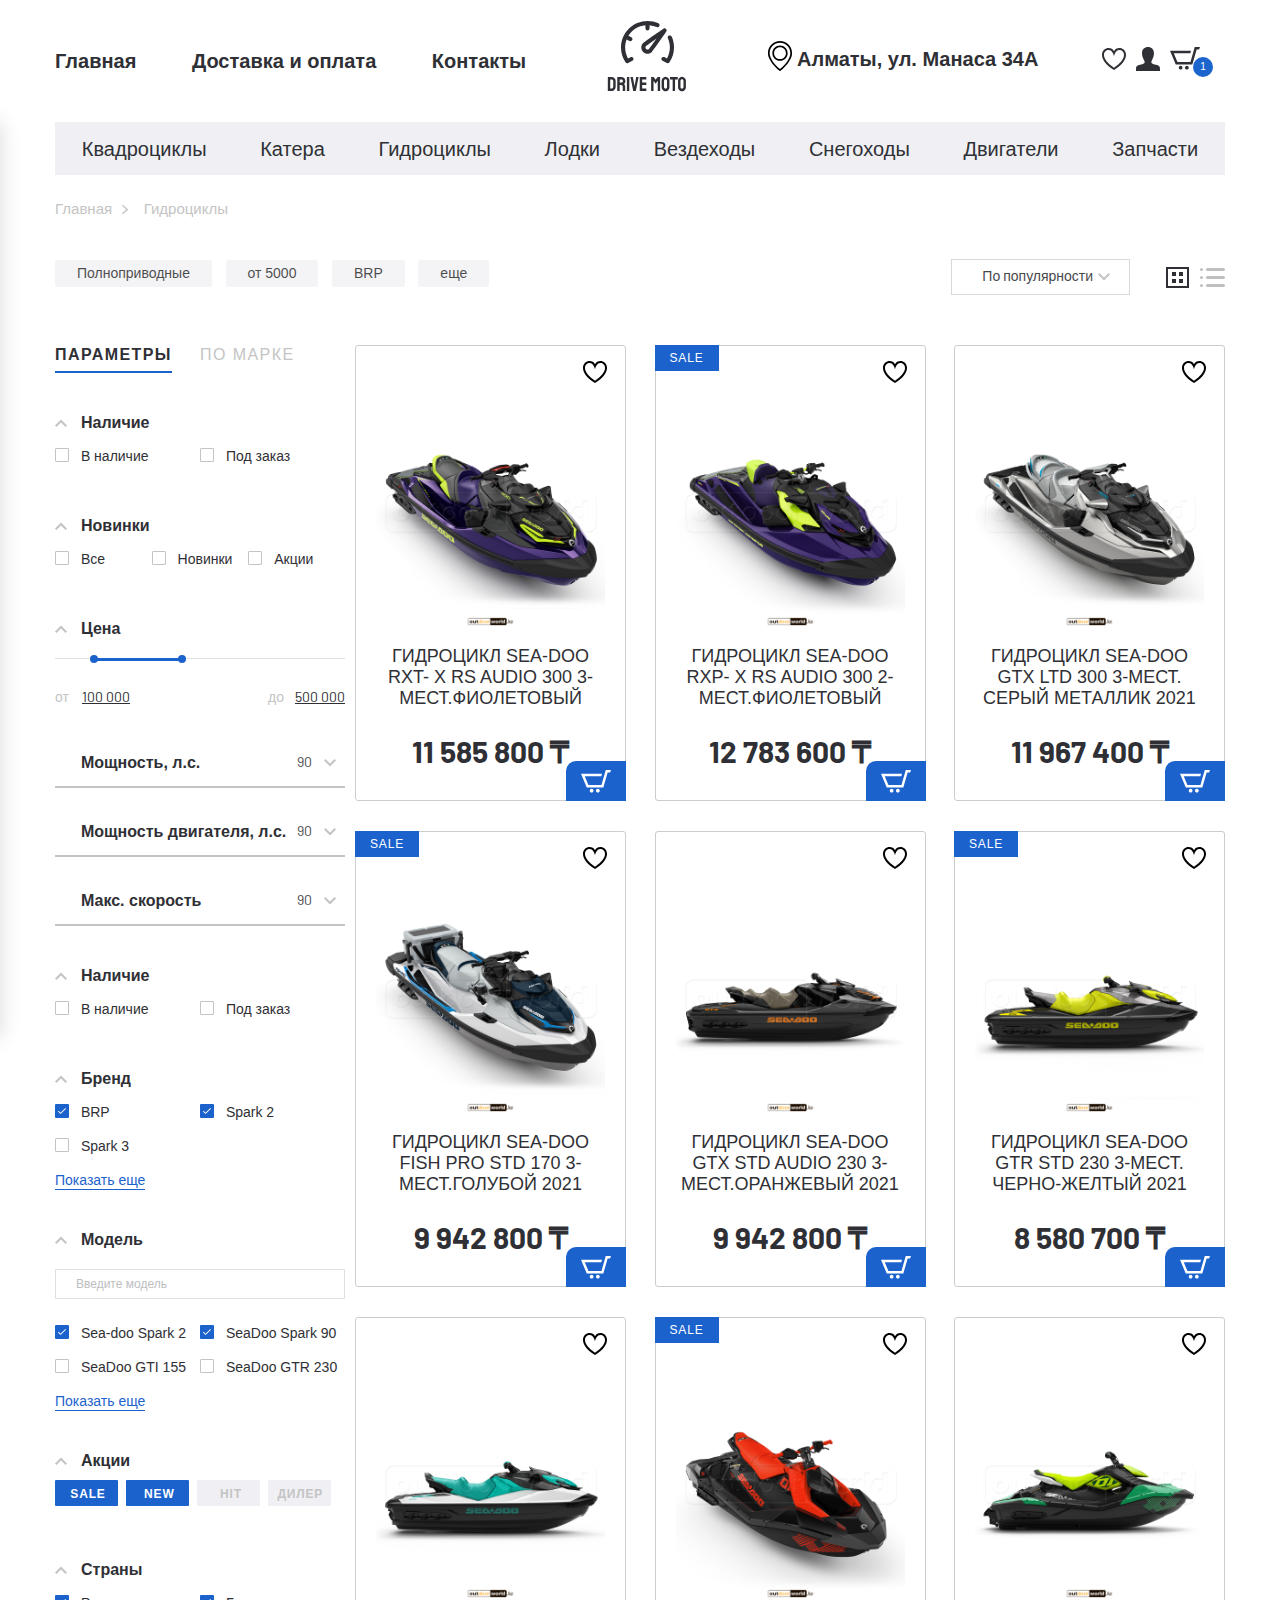
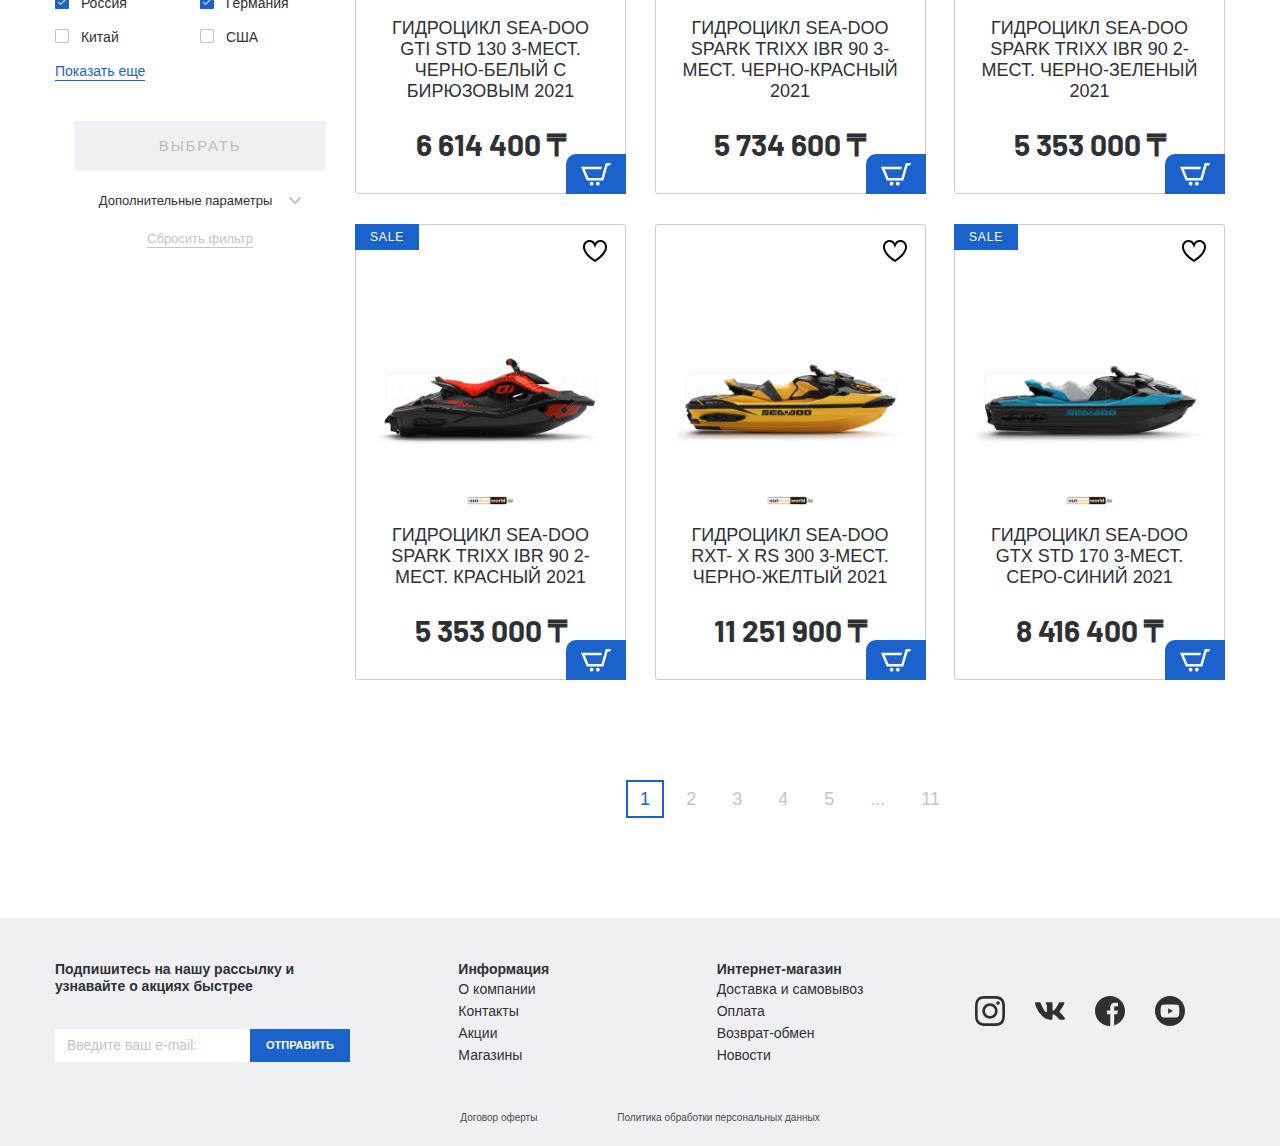
<file: catalog.html>
<!DOCTYPE html>
<html lang="en">

<head>
  <meta charset="UTF-8">
  <meta name="viewport" content="width=device-width, initial-scale=1.0">
  <meta http-equiv="X-UA-Compatible" content="ie=edge">
  <title>Drive-Moto - продажа квадроциклов, мотоциклов, снегоходов, скутеров.</title>
  <link rel="icon" href="images/favicon.png" type="image/x-icon">
  <link rel="preconnect" href="https://fonts.gstatic.com">
  <link href="https://fonts.googleapis.com/css2?family=Barlow:wght@400;700&display=swap" rel="stylesheet">
  <link rel="stylesheet" href="css/normalize.css">
  <link rel="stylesheet" href="css/slick.css">
  <link rel="stylesheet" href="css/ion.rangeSlider.min.css">
  <link rel="stylesheet" href="css/jquery.formstyler.css">
  <link rel="stylesheet" href="css/jquery.formstyler.theme.css">
  <link rel="stylesheet" href="css/jquery.rateyo.min.css">
  <link rel="stylesheet" href="css/style.css">
  <link rel="stylesheet" href="css/media.css">
</head>

<body>
  <header class="header">
    <div class="header__top">
      <div class="container">
        <div class="header__top-inner">
          <nav class="menu">
            <button class="menu__btn">
              <div class="menu__btn-line"></div>
              <div class="menu__btn-line"></div>
              <div class="menu__btn-line"></div>
            </button>
            <ul class="menu__list">
              <li class="menu__item">
                <a class="menu__link" href="index.html">Главная</a>
              </li>
              <li class="menu__item">
                <a class="menu__link" href="payment.html">Доставка и оплата</a>
              </li>
              <li class="menu__item">
                <a class="menu__link" href="contact.html">Контакты</a>
              </li>
            </ul>
          </nav>
          <a class="logo" href="index.html">
            <img class="logo__img" src="images/logo.svg" alt="logo">
          </a>
          <div class="header__box">
            <p class="header__adress">
              Алматы, ул. Манаса 34А
            </p>
            <ul class="user__list">
              <li class="user__list-item">
                <a class="user__list-link" href="#">
                  <img src="images/heart.svg" alt="heart">
                </a>
              </li>
              <li class="user__list-item">
                <a class="user__list-link" href="forms.html#">
                  <img src="images/person.svg" alt="person">
                </a>
              </li>
              <li class="user__list-item">
                <a class="user__list-link basket" href="#">
                  <img src="images/basket.svg" alt="basket">
                  <p class="basket__num">1</p>
                </a>
              </li>
            </ul>
          </div>
        </div>
      </div>
    </div>
    <ul class="menu-mobile__list">
      <li class="menu-mobile__item">
        <a class="menu-mobile__link" href="forms.html">
          <img class="menu-mobile__img" src="images/person.svg" alt="icon">
          <p>Войти</p>
        </a>
      </li>
      <li class="menu-mobile__item">
        <a class="menu-mobile__link" href="forms.html">
          <img class="menu-mobile__img" src="images/person.svg" alt="icon">
          <p>Регистрация</p>
        </a>
      </li>
      <li class="menu-mobile__item">
        <a class="menu-mobile__link" href="#">
          <img class="menu-mobile__img" src="images/heart-product.svg" alt="icon">
          <p>Избранное</p>
        </a>
      </li>
      <li class="menu-mobile__item">
        <a class="menu-mobile__link" href="#">
          <img class="menu-mobile__img" src="images/basket.svg" alt="icon">
          <p>Корзина</p>
        </a>
      </li>
      <li class="menu-mobile__item">
        <a class="menu-mobile__link" href="#">
          <img class="menu-mobile__img" src="images/house.svg" alt="icon">
          <p>Магазины</p>
        </a>
      </li>
      <li class="menu-mobile__item">
        <a class="menu-mobile__link" href="payment.html">
          <img class="menu-mobile__img" src="images/box.svg" alt="icon">
          <p>Доставка и оплата</p>
        </a>
      </li>
      <li class="menu-mobile__item">
        <a class="menu-mobile__link" href="contact.html">
          <img class="menu-mobile__img" src="images/box.svg" alt="icon">
          <p>Контакты</p>
        </a>
      </li>
      <li class="menu-mobile__item">
        <a class="menu-mobile__link" href="catalog.html">
          <p>Квадроциклы</p>
        </a>
      </li>
      <li class="menu-mobile__item">
        <a class="menu-mobile__link" href="catalog.html">
          <p>Катера</p>
        </a>
      </li>
      <li class="menu-mobile__item">
        <a class="menu-mobile__link" href="catalog.html">
          <p>Гидроциклы</p>
        </a>
      </li>
      <li class="menu-mobile__item">
        <a class="menu-mobile__link" href="catalog.html">
          <p>Лодки</p>
        </a>
      </li>
      <li class="menu-mobile__item">
        <a class="menu-mobile__link" href="catalog.html">
          <p>Вездеходы</p>
        </a>
      </li>
      <li class="menu-mobile__item">
        <a class="menu-mobile__link" href="catalog.html">
          <p>Снегоходы</p>
        </a>
      </li>
      <li class="menu-mobile__item">
        <a class="menu-mobile__link" href="catalog.html">
          <p>Двигатели</p>
        </a>
      </li>
      <li class="menu-mobile__item">
        <a class="menu-mobile__link" href="catalog.html">
          <p>Запчасти</p>
        </a>
      </li>
    </ul>

    <div class="menu__mobile-linewrapper">
      <ul class="menu__mobile-line mobile-overflow">
        <li class="menu__item">
          <a class="menu__link" href="#">Магазины</a>
        </li>
        <li class="menu__item">
          <a class="menu__link" href="#">Акции</a>
        </li>
        <li class="menu__item">
          <a class="menu__link" href="#">Доставка и оплата</a>
        </li>
        <li class="menu__item">
          <a class="menu__link" href="catalog.html">Квадроциклы</a>
        </li>
        <li class="menu__item">
          <a class="menu__link" href="catalog.html">Катера</a>
        </li>
        <li class="menu__item">
          <a class="menu__link" href="catalog.html">Гидроциклы</a>
        </li>
        <li class="menu__item">
          <a class="menu__link" href="catalog.html">Лодки</a>
        </li>
        <li class="menu__item">
          <a class="menu__link" href="catalog.html">Вездеходы</a>
        </li>
        <li class="menu__item">
          <a class="menu__link" href="catalog.html">Снегоходы</a>
        </li>
        <li class="menu__item">
          <a class="menu__link" href="catalog.html">Двигатели</a>
        </li>
        <li class="menu__item">
          <a class="menu__link" href="catalog.html">Запчасти</a>
        </li>
      </ul>
    </div>

    <div class="header__bottom">
      <div class="container">
        <ul class="menu-categories">
          <li class="menu-categories__item">
            <a class="menu-categories__link" href="catalog.html">Квадроциклы</a>
          </li>
          <li class="menu-categories__item">
            <a class="menu-categories__link" href="catalog.html">Катера</a>
          </li>
          <li class="menu-categories__item">
            <a class="menu-categories__link" href="catalog.html">Гидроциклы</a>
          </li>
          <li class="menu-categories__item">
            <a class="menu-categories__link" href="catalog.html">Лодки</a>
          </li>
          <li class="menu-categories__item">
            <a class="menu-categories__link" href="catalog.html">Вездеходы</a>
          </li>
          <li class="menu-categories__item">
            <a class="menu-categories__link" href="catalog.html">Снегоходы</a>
          </li>
          <li class="menu-categories__item">
            <a class="menu-categories__link" href="catalog.html">Двигатели</a>
          </li>
          <li class="menu-categories__item">
            <a class="menu-categories__link" href="catalog.html">Запчасти</a>
          </li>
        </ul>
      </div>
    </div>
  </header>

  <div class="breadcrumbs">
    <div class="container">
      <div class="breadcrumb__inner">
        <ul class="breadcrumbs__list mobile-overflow">
          <li class="breadcrumbs__list-item">
            <a href="index.html">
              Главная
            </a>
          </li>
          <li class="breadcrumbs__list-item">
            <span>
              Гидроциклы
            </span>
          </li>
        </ul>
      </div>
    </div>
  </div>

  <section class="catalog">
    <div class="container">
      <h2 class="catalog__title"></h2>
      <div class="catalog__filter">
        <div class="catalog__filter-itemsinner">
          <div class="catalog__filter-items mobile-overflow">
            <button>Полноприводные</button>
            <button>от 5000</button>
            <button>BRP</button>
            <button>еще</button>
          </div>
        </div>
        <div class="catalog__filter-btn">
          <select class="filter-style select-item">
            <option value="">По популярности</option>
            <option value="">2</option>
            <option value="">3</option>
          </select>
          <button class="catalog__filter-btngrid catalog__filter-button catalog__filter-button--active">
            <svg width="23" height="21" viewBox="0 0 23 21" fill="none" xmlns="http://www.w3.org/2000/svg">
              <rect x="1" y="1" width="21" height="19" stroke="#2F3035" stroke-width="2" />
              <rect x="7" y="6" width="2" height="2" fill="#2F3035" stroke="#2F3035" stroke-width="2" />
              <rect x="7" y="13" width="2" height="2" fill="#2F3035" stroke="#2F3035" stroke-width="2" />
              <rect x="14" y="6" width="2" height="2" fill="#2F3035" stroke="#2F3035" stroke-width="2" />
              <rect x="14" y="13" width="2" height="2" fill="#2F3035" stroke="#2F3035" stroke-width="2" />
            </svg>

          </button>
          <button class="catalog__filter-btnline catalog__filter-button">
            <svg width="25" height="19" viewBox="0 0 25 19" fill="none" xmlns="http://www.w3.org/2000/svg">
              <rect x="6" width="19" height="3" rx="1.5" fill="#2F3035" />
              <rect x="6" y="8" width="19" height="3" rx="1.5" fill="#2F3035" />
              <rect x="6" y="16" width="19" height="3" rx="1.5" fill="#2F3035" />
              <rect width="3" height="3" rx="1.5" fill="#2F3035" />
              <rect y="8" width="3" height="3" rx="1.5" fill="#2F3035" />
              <rect y="16" width="3" height="3" rx="1.5" fill="#2F3035" />
              </g>
            </svg>
          </button>
        </div>
      </div>
      <div class="catalog__inner">
        <div class="aside__btn">Фильтр</div>
        <aside class="catalog__inner-aside aside-filter">
          <div class="tabs-wrapper tabs-wrapper--no-scroll">
            <div class="tabs aside-filter__tabs">
              <a class="tab aside-filter__tab tab-item--active" href="#aside-1"><span>Параметры</span></a>
              <a class="tab aside-filter__tab" href="#aside-2"><span>по марке</span></a>
            </div>
          </div>
          <div class="tabs-container">
            <div id="aside-1" class="tabs-content aside-filter__tab-content tabs-content--active">

              <form class="aside-filter__form">
                <ul class="aside-filter__list">
                  <li class="aside-filter__item-drop">
                    <p class="aside-filter__item-title filter__item-drop filter__item-drop--active">Наличие</p>
                    <div class="aside-filter__content">
                      <div class="aside-filter__content-box">
                        <label class="aside-filter__content-label">
                          <input class="filter-style" type="checkbox">
                          В наличие
                        </label>
                      </div>
                      <div class="aside-filter__content-box">
                        <label class="aside-filter__content-label">
                          <input class="filter-style" type="checkbox">
                          Под заказ
                        </label>
                      </div>
                    </div>
                  </li>
                  <li class="aside-filter__item-drop">
                    <p class="aside-filter__item-title filter__item-drop filter__item-drop--active">Новинки</p>
                    <div class="aside-filter__content aside-filter__content-radio">
                      <div class="aside-filter__content-box">
                        <label class="aside-filter__content-label">
                          <input class="filter-style" name="radio" type="radio">
                          Все
                        </label>
                      </div>
                      <div class="aside-filter__content-box">
                        <label class="aside-filter__content-label">
                          <input class="filter-style" name="radio" type="radio">
                          Новинки
                        </label>
                      </div>
                      <div class="aside-filter__content-box">
                        <label class="aside-filter__content-label">
                          <input class="filter-style" name="radio" type="radio">
                          Акции
                        </label>
                      </div>
                    </div>
                  </li>
                  <li class="aside-filter__item-drop">
                    <p class="aside-filter__item-title filter__item-drop filter__item-drop--active">Цена</p>
                    <div class="aside-filter__content">
                      <input type="text" class="js-range-slider" name="my_range" value="" data-min="100000"
                        data-max="500000" data-from="150000" data-to="275000" />
                    </div>
                  </li>
                  <li class="aside-filter__item-list">
                    <div class="filter__item-list">
                      <p class="filter__item-listtitle">
                        Мощность, л.с.
                      </p>
                      <select class="filter-style filter__item-listselect">
                        <option>90</option>
                        <option>130</option>
                        <option>154</option>
                        <option>230</option>
                        <option>300</option>
                      </select>
                    </div>
                    <div class="filter__item-list">
                      <p class="filter__item-listtitle">
                        Мощность двигателя, л.с.
                      </p>
                      <select class="filter-style filter__item-listselect">
                        <option>90</option>
                        <option>130</option>
                        <option>154</option>
                        <option>230</option>
                        <option>300</option>
                      </select>
                    </div>
                    <div class="filter__item-list">
                      <p class="filter__item-listtitle">
                        Макс. скорость
                      </p>
                      <select class="filter-style filter__item-listselect">
                        <option>90</option>
                        <option>130</option>
                        <option>154</option>
                        <option>230</option>
                        <option>300</option>
                      </select>
                    </div>
                  </li>

                  <li class="aside-filter__item-drop">
                    <p class="aside-filter__item-title filter__item-drop filter__item-drop--active">Наличие</p>
                    <div class="aside-filter__content">
                      <div class="aside-filter__content-box">
                        <label class="aside-filter__content-label">
                          <input class="filter-style" type="checkbox">
                          В наличие
                        </label>
                      </div>
                      <div class="aside-filter__content-box">
                        <label class="aside-filter__content-label">
                          <input class="filter-style" type="checkbox">
                          Под заказ
                        </label>
                      </div>
                    </div>
                  </li>

                  <li class="aside-filter__item-drop">
                    <p class="aside-filter__item-title filter__item-drop filter__item-drop--active">Бренд</p>
                    <div class="aside-filter__content">
                      <div class="aside-filter__content-box">
                        <label class="aside-filter__content-label">
                          <input class="filter-style" type="checkbox" checked>
                          BRP
                        </label>
                      </div>
                      <div class="aside-filter__content-box">
                        <label class="aside-filter__content-label">
                          <input class="filter-style" type="checkbox" checked>
                          Spark 2
                        </label>
                      </div>
                      <div class="aside-filter__content-box">
                        <label class="aside-filter__content-label">
                          <input class="filter-style" type="checkbox">
                          Spark 3
                        </label>
                      </div>
                    </div>
                    <div class="filter-more">
                      <button class="filter-more__btn" href="#">Показать еще</button>
                    </div>
                  </li>

                  <li class="aside-filter__item-drop">
                    <p class="aside-filter__item-title filter__item-drop filter__item-drop--active">Модель</p>
                    <div class="aside-filter__content">
                      <input class="filter-search" type="text" placeholder="Введите модель ">
                      <div class="aside-filter__content-box">
                        <label class="aside-filter__content-label">
                          <input class="filter-style" type="checkbox" checked>
                          Sea-doo Spark 2
                        </label>
                      </div>
                      <div class="aside-filter__content-box">
                        <label class="aside-filter__content-label">
                          <input class="filter-style" type="checkbox" checked>
                          SeaDoo Spark 90
                        </label>
                      </div>
                      <div class="aside-filter__content-box">
                        <label class="aside-filter__content-label">
                          <input class="filter-style" type="checkbox">
                          SeaDoo GTI 155
                        </label>
                      </div>
                      <div class="aside-filter__content-box">
                        <label class="aside-filter__content-label">
                          <input class="filter-style" type="checkbox">
                          SeaDoo GTR 230
                        </label>
                      </div>
                    </div>
                    <div class="filter-more">
                      <button class="filter-more__btn" href="#">Показать еще</button>
                    </div>
                  </li>

                  <li class="aside-filter__item-drop btn-checked">
                    <p class="aside-filter__item-title filter__item-drop filter__item-drop--active">Акции</p>
                    <div class="aside-filter__content">
                      <div class="aside-filter__content-box">
                        <label class="aside-filter__content-label">
                          <input class="filter-style" type="checkbox" checked>
                          <span class="btn-checked__text">SALE</span>
                        </label>
                      </div>
                      <div class="aside-filter__content-box">
                        <label class="aside-filter__content-label">
                          <input class="filter-style" type="checkbox" checked>
                          <span class="btn-checked__text">NEW</span>
                        </label>
                      </div>
                      <div class="aside-filter__content-box">
                        <label class="aside-filter__content-label">
                          <input class="filter-style" type="checkbox">
                          <span class="btn-checked__text">HIT</span>
                        </label>
                      </div>
                      <div class="aside-filter__content-box">
                        <label class="aside-filter__content-label">
                          <input class="filter-style" type="checkbox">
                          <span class="btn-checked__text">ДИЛЕР</span>
                        </label>
                      </div>
                    </div>
                  </li>

                  <li class="aside-filter__item-drop">
                    <p class="aside-filter__item-title filter__item-drop filter__item-drop--active">Страны</p>
                    <div class="aside-filter__content">
                      <div class="aside-filter__content-box">
                        <label class="aside-filter__content-label">
                          <input class="filter-style" type="checkbox" checked>
                          Россия
                        </label>
                      </div>
                      <div class="aside-filter__content-box">
                        <label class="aside-filter__content-label">
                          <input class="filter-style" type="checkbox" checked>
                          Германия
                        </label>
                      </div>
                      <div class="aside-filter__content-box">
                        <label class="aside-filter__content-label">
                          <input class="filter-style" type="checkbox">
                          Китай
                        </label>
                      </div>
                      <div class="aside-filter__content-box">
                        <label class="aside-filter__content-label">
                          <input class="filter-style" type="checkbox">
                          CША
                        </label>
                      </div>
                    </div>
                    <div class="filter-more">
                      <button class="filter-more__btn" href="#">Показать еще</button>
                    </div>
                  </li>

                  <li class="aside-filter__item-drop aside-filter__item-btn">
                    <button class="filter-btn__send" type="submit">Выбрать</button>
                    <p class="filter__extra">Дополнительные параметры</p>
                    <div class="filter__extra-content">more</div>
                    <button class="filter-btn__reset" type="submit">Сбросить фильтр</button>
                  </li>

                  <li class="aside-filter__item-drop"></li>

                </ul>
              </form>

            </div>
            <div id="aside-2" class="tabs-content aside-filter__tab-content">Content-2</div>
          </div>
        </aside>

        <div class="catalog__inner-list">
          <div class="product-item__wrapper">
            <button class="product-item-favorite"></button>
            <button class="product-item-basket">
              <img src="images/basket-white.svg" alt="basket">
            </button>
            <a class="product-item__notify-link" href="#">
              <span>Сообщить о поступлении</span>
            </a>
            <a class="product-item" href="product.html">
              <p class="product-item__hover-text">
                посмотреть товар
              </p>
              <img class="product-item__img" src="images/gidrocikle_1.jpg" alt="gidrotsikl">
              <h4 class="product-item__title">ГИДРОЦИКЛ SEA-DOO RXT- X RS AUDIO 300 3-МЕСТ.ФИОЛЕТОВЫЙ</h4>
              <p class="price product-item-price">11 585 800 ₸</p>
              <p class="product-item__notify-text">
                нет в наличии
              </p>
            </a>
          </div>

          <div class="product-item__wrapper">
            <button class="product-item-favorite"></button>
            <button class="product-item-basket">
              <img src="images/basket-white.svg" alt="basket">
            </button>
            <a class="product-item__notify-link" href="#">
              <span>Сообщить о поступлении</span>
            </a>
            <a class="product-item product-item--sale" href="product.html">
              <p class="product-item__hover-text">
                посмотреть товар
              </p>
              <img class="product-item__img" src="images/gidrocikle_2.jpg" alt="gidrotsikl">
              <h4 class="product-item__title">ГИДРОЦИКЛ SEA-DOO RXP- X RS AUDIO 300 2-МЕСТ.ФИОЛЕТОВЫЙ</h4>
              <p class="price product-item-price">12 783 600 ₸</p>
              <p class="product-item__notify-text">
                нет в наличии
              </p>
            </a>
          </div>

          <div class="product-item__wrapper">
            <button class="product-item-favorite"></button>
            <button class="product-item-basket">
              <img src="images/basket-white.svg" alt="basket">
            </button>
            <a class="product-item__notify-link" href="#">
              <span>Сообщить о поступлении</span>
            </a>
            <a class="product-item" href="product.html">
              <p class="product-item__hover-text">
                посмотреть товар
              </p>
              <img class="product-item__img" src="images/gidrocikle_3.jpg" alt="gidrotsikl">
              <h4 class="product-item__title">ГИДРОЦИКЛ SEA-DOO GTX LTD 300 3-МЕСТ. СЕРЫЙ МЕТАЛЛИК 2021</h4>
              <p class="price product-item-price">11 967 400 ₸</p>
              <p class="product-item__notify-text">
                нет в наличии
              </p>
            </a>
          </div>

          <div class="product-item__wrapper">
            <button class="product-item-favorite"></button>
            <button class="product-item-basket">
              <img src="images/basket-white.svg" alt="basket">
            </button>
            <a class="product-item__notify-link" href="#">
              <span>Сообщить о поступлении</span>
            </a>
            <a class="product-item product-item--sale" href="product.html">
              <p class="product-item__hover-text">
                посмотреть товар
              </p>
              <img class="product-item__img" src="images/gidrocikle_4.jpg" alt="gidrotsikl">
              <h4 class="product-item__title">ГИДРОЦИКЛ SEA-DOO FISH PRO STD 170 3-МЕСТ.ГОЛУБОЙ 2021</h4>
              <p class="price product-item-price">9 942 800 ₸</p>
              <p class="product-item__notify-text">
                нет в наличии
              </p>
            </a>
          </div>

          <div class="product-item__wrapper">
            <button class="product-item-favorite"></button>
            <button class="product-item-basket">
              <img src="images/basket-white.svg" alt="basket">
            </button>
            <a class="product-item__notify-link" href="#">
              <span>Сообщить о поступлении</span>
            </a>
            <a class="product-item" href="product.html">
              <p class="product-item__hover-text">
                посмотреть товар
              </p>
              <img class="product-item__img" src="images/gidrocikle_5.jpg" alt="gidrotsikl">
              <h4 class="product-item__title">ГИДРОЦИКЛ SEA-DOO GTX STD AUDIO 230 3-МЕСТ.ОРАНЖЕВЫЙ 2021</h4>
              <p class="price product-item-price">9 942 800 ₸</p>
              <p class="product-item__notify-text">
                нет в наличии
              </p>
            </a>
          </div>

          <div class="product-item__wrapper">
            <button class="product-item-favorite"></button>
            <button class="product-item-basket">
              <img src="images/basket-white.svg" alt="basket">
            </button>
            <a class="product-item__notify-link" href="#">
              <span>Сообщить о поступлении</span>
            </a>
            <a class="product-item product-item--sale" href="product.html">
              <p class="product-item__hover-text">
                посмотреть товар
              </p>
              <img class="product-item__img" src="images/gidrocikle_6.jpg" alt="gidrotsikl">
              <h4 class="product-item__title">ГИДРОЦИКЛ SEA-DOO GTR STD 230 3-МЕСТ. ЧЕРНО-ЖЕЛТЫЙ 2021</h4>
              <p class="price product-item-price">8 580 700 ₸</p>
              <p class="product-item__notify-text">
                нет в наличии
              </p>
            </a>
          </div>

          <div class="product-item__wrapper">
            <button class="product-item-favorite"></button>
            <button class="product-item-basket">
              <img src="images/basket-white.svg" alt="basket">
            </button>
            <a class="product-item__notify-link" href="#">
              <span>Сообщить о поступлении</span>
            </a>
            <a class="product-item" href="product.html">
              <p class="product-item__hover-text">
                посмотреть товар
              </p>
              <img class="product-item__img" src="images/gidrocikle_7.jpg" alt="gidrotsikl">
              <h4 class="product-item__title">ГИДРОЦИКЛ SEA-DOO GTI STD 130 3-МЕСТ. ЧЕРНО-БЕЛЫЙ С БИРЮЗОВЫМ 2021</h4>
              <p class="price product-item-price">6 614 400 ₸</p>
              <p class="product-item__notify-text">
                нет в наличии
              </p>
            </a>
          </div>

          <div class="product-item__wrapper">
            <button class="product-item-favorite"></button>
            <button class="product-item-basket">
              <img src="images/basket-white.svg" alt="basket">
            </button>
            <a class="product-item__notify-link" href="#">
              <span>Сообщить о поступлении</span>
            </a>
            <a class="product-item product-item--sale" href="product.html">
              <p class="product-item__hover-text">
                посмотреть товар
              </p>
              <img class="product-item__img" src="images/gidrocikle_8.jpg" alt="gidrotsikl">
              <h4 class="product-item__title">ГИДРОЦИКЛ SEA-DOO SPARK TRIXX IBR 90 3-МЕСТ. ЧЕРНО-КРАСНЫЙ 2021</h4>
              <p class="price product-item-price">5 734 600 ₸</p>
              <p class="product-item__notify-text">
                нет в наличии
              </p>
            </a>
          </div>

          <div class="product-item__wrapper">
            <button class="product-item-favorite"></button>
            <button class="product-item-basket">
              <img src="images/basket-white.svg" alt="basket">
            </button>
            <a class="product-item__notify-link" href="#">
              <span>Сообщить о поступлении</span>
            </a>
            <a class="product-item" href="product.html">
              <p class="product-item__hover-text">
                посмотреть товар
              </p>
              <img class="product-item__img" src="images/gidrocikle_9.jpg" alt="gidrotsikl">
              <h4 class="product-item__title">ГИДРОЦИКЛ SEA-DOO SPARK TRIXX IBR 90 2-МЕСТ. ЧЕРНО-ЗЕЛЕНЫЙ 2021</h4>
              <p class="price product-item-price">5 353 000 ₸</p>
              <p class="product-item__notify-text">
                нет в наличии
              </p>
            </a>
          </div>

          <div class="product-item__wrapper">
            <button class="product-item-favorite"></button>
            <button class="product-item-basket">
              <img src="images/basket-white.svg" alt="basket">
            </button>
            <a class="product-item__notify-link" href="#">
              <span>Сообщить о поступлении</span>
            </a>
            <a class="product-item product-item--sale" href="product.html">
              <p class="product-item__hover-text">
                посмотреть товар
              </p>
              <img class="product-item__img" src="images/gidrocikle_10.jpg" alt="gidrotsikl">
              <h4 class="product-item__title">ГИДРОЦИКЛ SEA-DOO SPARK TRIXX IBR 90 2-МЕСТ. КРАСНЫЙ 2021</h4>
              <p class="price product-item-price">5 353 000 ₸</p>
              <p class="product-item__notify-text">
                нет в наличии
              </p>
            </a>
          </div>

          <div class="product-item__wrapper">
            <button class="product-item-favorite"></button>
            <button class="product-item-basket">
              <img src="images/basket-white.svg" alt="basket">
            </button>
            <a class="product-item__notify-link" href="#">
              <span>Сообщить о поступлении</span>
            </a>
            <a class="product-item" href="product.html">
              <p class="product-item__hover-text">
                посмотреть товар
              </p>
              <img class="product-item__img" src="images/gidrocikle_11.jpg" alt="gidrotsikl">
              <h4 class="product-item__title">ГИДРОЦИКЛ SEA-DOO RXT- X RS 300 3-МЕСТ. ЧЕРНО-ЖЕЛТЫЙ 2021</h4>
              <p class="price product-item-price">11 251 900 ₸</p>
              <p class="product-item__notify-text">
                нет в наличии
              </p>
            </a>
          </div>

          <div class="product-item__wrapper">
            <button class="product-item-favorite"></button>
            <button class="product-item-basket">
              <img src="images/basket-white.svg" alt="basket">
            </button>
            <a class="product-item__notify-link" href="#">
              <span>Сообщить о поступлении</span>
            </a>
            <a class="product-item product-item--sale" href="product.html">
              <p class="product-item__hover-text">
                посмотреть товар
              </p>
              <img class="product-item__img" src="images/gidrocikle_12.jpg" alt="gidrotsikl">
              <h4 class="product-item__title">ГИДРОЦИКЛ SEA-DOO GTX STD 170 3-МЕСТ. СЕРО-СИНИЙ 2021</h4>
              <p class="price product-item-price">8 416 400 ₸</p>
              <p class="product-item__notify-text">
                нет в наличии
              </p>
            </a>
          </div>

          <div class="pagination">
            <ul class="pagination-list">
              <li class="pagination-list__item active"><a href="#">1</a></li>
              <li class="pagination-list__item"><a href="#">2</a></li>
              <li class="pagination-list__item"><a href="#">3</a></li>
              <li class="pagination-list__item"><a href="#">4</a></li>
              <li class="pagination-list__item"><a href="#">5</a></li>
              <li class="pagination-list__item pagination-list__item--dots"><span>...</span></li>
              <li class="pagination-list__item"><a href="#">11</a></li>
            </ul>
          </div>

        </div>

      </div>
    </div>
  </section>

  <footer class="footer">
    <div class="container">
      <div class="footer__top">
        <div class="footer__top-inner">
          <div class="footer__top-item footer__top-newslatter">
            <h6 class="footer__top-title">
              Подпишитесь на нашу рассылку
              и узнавайте о акциях быстрее
            </h6>
            <form class="footer-form">
              <input class="footer-form__input" type="text" placeholder="Введите ваш e-mail:">
              <button class="footer-form__btn" type="submit">Отправить</button>
            </form>
          </div>
          <div class="footer__top-item footer__top-itemdrop">
            <h6 class="footer__top-title footer__topdrop">
              Информация
            </h6>
            <ul class="footer-list">
              <li class="footer__list-item"><a href="contact.html">О компании</a></li>
              <li class="footer__list-item"><a href="contact.html">Контакты</a></li>
              <li class="footer__list-item"><a href="#">Акции</a></li>
              <li class="footer__list-item"><a href="#">Магазины</a></li>
            </ul>
          </div>
          <div class="footer__top-item">
            <h6 class="footer__top-title footer__topdrop">
              Интернет-магазин
            </h6>
            <ul class="footer-list">
              <li class="footer__list-item"><a href="payment.html">Доставка и самовывоз</a></li>
              <li class="footer__list-item"><a href="payment.html">Оплата</a></li>
              <li class="footer__list-item"><a href="#">Возврат-обмен</a></li>
              <li class="footer__list-item"><a href="#">Новости</a></li>
            </ul>
          </div>
          <div class="footer__top-item footer__top-social">
            <ul class="social-list">
              <li class="social-list__item">
                <a href="https://www.instagram.com/iitu_kz/" target="_blank">
                  <img src="images/instagram.svg" alt="instagram">
                </a>
              </li>
              <li class="social-list__item">
                <a href="https://vk.com/iitukz" target="_blank">
                  <img src="images/vkontakte.svg" alt="vkontakte">
                </a>
              </li>
              <li class="social-list__item">
                <a href="https://www.facebook.com/universityAlmaty" target="_blank">
                  <img src="images/facebook.svg" alt="facebook">
                </a>
              </li>
              <li class="social-list__item">
                <a href="https://www.youtube.com/user/IITUAlmaty" target="_blank">
                  <img src="images/youtube.svg" alt="youtube">
                </a>
              </li>
            </ul>
          </div>
        </div>
      </div>
      <div class="footer__bottom">
        <a class="footer__botom-link" href="#">Договор оферты</a>
        <a class="footer__botom-link" href="#">Политика обработки персональных данных</a>
      </div>
    </div>
  </footer>

  <script src="https://ajax.googleapis.com/ajax/libs/jquery/3.4.1/jquery.min.js"></script>
  <script src="js/slick.min.js"></script>
  <script src="js/ion.rangeSlider.min.js"></script>
  <script src="js/jquery.formstyler.min.js"></script>
  <script src="js/jquery.rateyo.min.js"></script>
  <script src="js/main.js"></script>
</body>

</html>
</file>
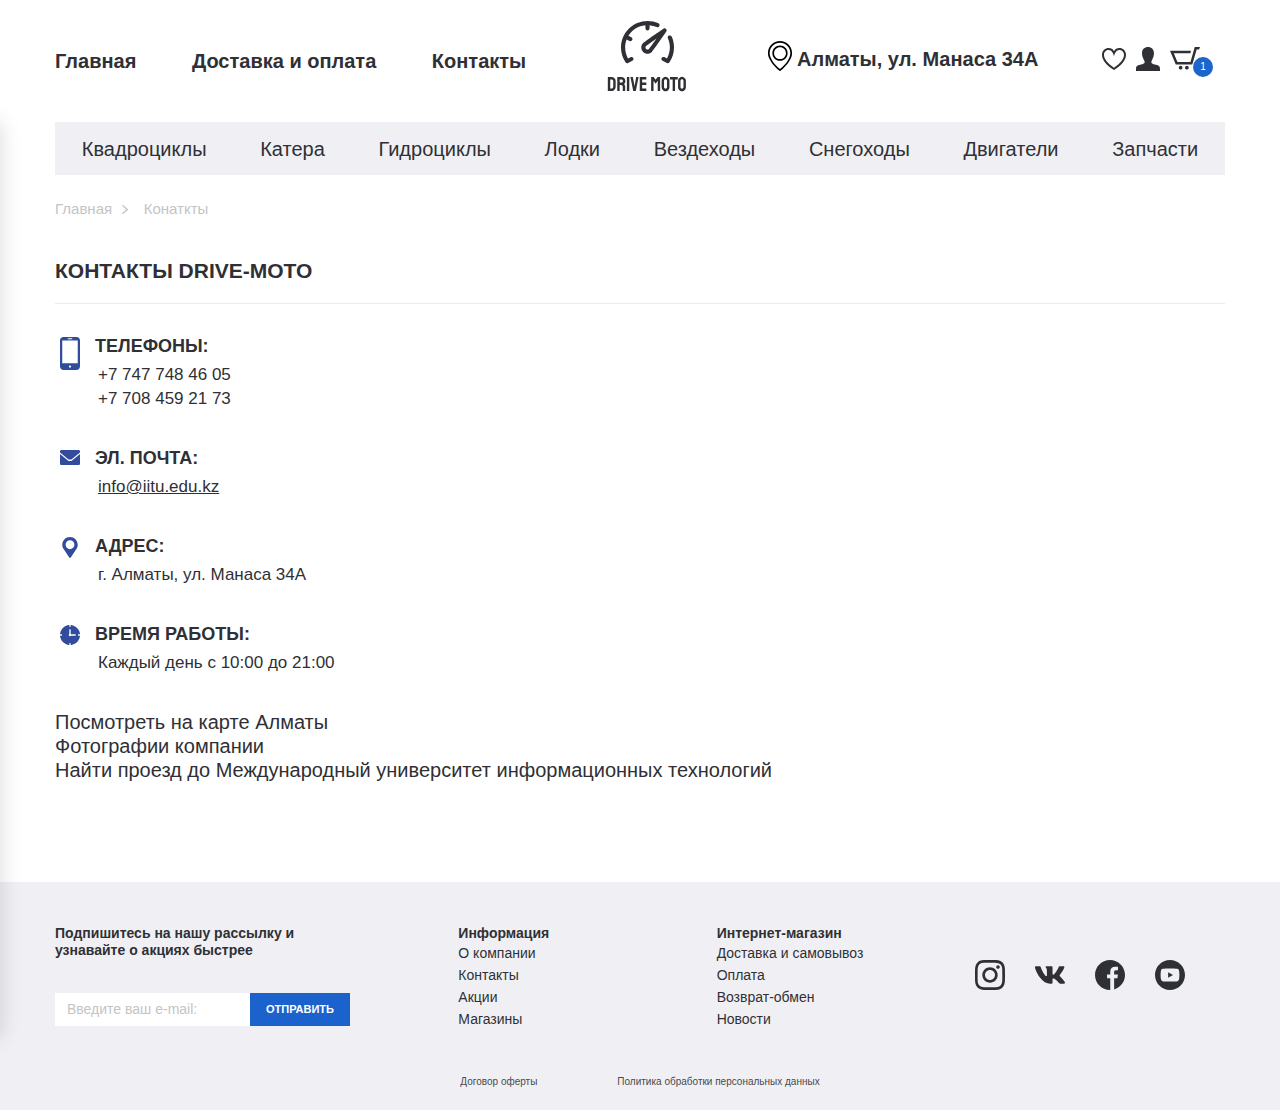
<file: contact.html>
<!DOCTYPE html>
<html lang="en">

<head>
    <meta charset="UTF-8">
    <meta name="viewport" content="width=device-width, initial-scale=1.0">
    <meta http-equiv="X-UA-Compatible" content="ie=edge">
    <title>Drive-Moto - продажа квадроциклов, мотоциклов, снегоходов, скутеров.</title>
    <link rel="icon" href="images/favicon.png" type="image/x-icon">
    <link rel="preconnect" href="https://fonts.gstatic.com">
    <link href="https://fonts.googleapis.com/css2?family=Barlow:wght@400;700&display=swap" rel="stylesheet">
    <link rel="stylesheet" href="css/normalize.css">
    <link rel="stylesheet" href="css/slick.css">
    <link rel="stylesheet" href="css/ion.rangeSlider.min.css">
    <link rel="stylesheet" href="css/jquery.formstyler.css">
    <link rel="stylesheet" href="css/jquery.formstyler.theme.css">
    <link rel="stylesheet" href="css/jquery.rateyo.min.css">
    <link rel="stylesheet" href="css/style.css">
    <link rel="stylesheet" href="css/media.css">
</head>

<body>

    <header class="header">
        <div class="header__top">
            <div class="container">
                <div class="header__top-inner">
                    <nav class="menu">
                        <button class="menu__btn">
                            <div class="menu__btn-line"></div>
                            <div class="menu__btn-line"></div>
                            <div class="menu__btn-line"></div>
                        </button>
                        <ul class="menu__list">
                            <li class="menu__item">
                                <a class="menu__link" href="index.html">Главная</a>
                            </li>
                            <li class="menu__item">
                                <a class="menu__link" href="payment.html">Доставка и оплата</a>
                            </li>
                            <li class="menu__item">
                                <a class="menu__link" href="contact.html">Контакты</a>
                            </li>
                        </ul>
                    </nav>
                    <a class="logo" href="index.html">
                        <img class="logo__img" src="images/logo.svg" alt="logo">
                    </a>
                    <div class="header__box">
                        <p class="header__adress">
                            Алматы, ул. Манаса 34А
                        </p>
                        <ul class="user__list">
                            <li class="user__list-item">
                                <a class="user__list-link" href="#">
                                    <img src="images/heart.svg" alt="heart">
                                </a>
                            </li>
                            <li class="user__list-item">
                                <a class="user__list-link" href="forms.html">
                                    <img src="images/person.svg" alt="person">
                                </a>
                            </li>
                            <li class="user__list-item">
                                <a class="user__list-link basket" href="#">
                                    <img src="images/basket.svg" alt="basket">
                                    <p class="basket__num">1</p>
                                </a>
                            </li>
                        </ul>
                    </div>
                </div>
            </div>
        </div>
        <ul class="menu-mobile__list">
            <li class="menu-mobile__item">
                <a class="menu-mobile__link" href="forms.html">
                    <img class="menu-mobile__img" src="images/person.svg" alt="icon">
                    <p>Войти</p>
                </a>
            </li>
            <li class="menu-mobile__item">
                <a class="menu-mobile__link" href="forms.html">
                    <img class="menu-mobile__img" src="images/person.svg" alt="icon">
                    <p>Регистрация</p>
                </a>
            </li>
            <li class="menu-mobile__item">
                <a class="menu-mobile__link" href="#">
                    <img class="menu-mobile__img" src="images/heart-product.svg" alt="icon">
                    <p>Избранное</p>
                </a>
            </li>
            <li class="menu-mobile__item">
                <a class="menu-mobile__link" href="#">
                    <img class="menu-mobile__img" src="images/basket.svg" alt="icon">
                    <p>Корзина</p>
                </a>
            </li>
            <li class="menu-mobile__item">
                <a class="menu-mobile__link" href="#">
                    <img class="menu-mobile__img" src="images/house.svg" alt="icon">
                    <p>Магазины</p>
                </a>
            </li>
            <li class="menu-mobile__item">
                <a class="menu-mobile__link" href="payment.html">
                    <img class="menu-mobile__img" src="images/box.svg" alt="icon">
                    <p>Доставка и оплата</p>
                </a>
            </li>
            <li class="menu-mobile__item">
                <a class="menu-mobile__link" href="contact.html">
                    <img class="menu-mobile__img" src="images/box.svg" alt="icon">
                    <p>Контакты</p>
                </a>
            </li>
            <li class="menu-mobile__item">
                <a class="menu-mobile__link" href="catalog.html">
                    <p>Квадроциклы</p>
                </a>
            </li>
            <li class="menu-mobile__item">
                <a class="menu-mobile__link" href="catalog.html">
                    <p>Катера</p>
                </a>
            </li>
            <li class="menu-mobile__item">
                <a class="menu-mobile__link" href="catalog.html">
                    <p>Гидроциклы</p>
                </a>
            </li>
            <li class="menu-mobile__item">
                <a class="menu-mobile__link" href="catalog.html">
                    <p>Лодки</p>
                </a>
            </li>
            <li class="menu-mobile__item">
                <a class="menu-mobile__link" href="catalog.html">
                    <p>Вездеходы</p>
                </a>
            </li>
            <li class="menu-mobile__item">
                <a class="menu-mobile__link" href="catalog.html">
                    <p>Снегоходы</p>
                </a>
            </li>
            <li class="menu-mobile__item">
                <a class="menu-mobile__link" href="catalog.html">
                    <p>Двигатели</p>
                </a>
            </li>
            <li class="menu-mobile__item">
                <a class="menu-mobile__link" href="catalog.html">
                    <p>Запчасти</p>
                </a>
            </li>
        </ul>

        <div class="menu__mobile-linewrapper">
            <ul class="menu__mobile-line mobile-overflow">
                <li class="menu__item">
                    <a class="menu__link" href="#">Магазины</a>
                </li>
                <li class="menu__item">
                    <a class="menu__link" href="#">Акции</a>
                </li>
                <li class="menu__item">
                    <a class="menu__link" href="#">Доставка и оплата</a>
                </li>
                <li class="menu__item">
                    <a class="menu__link" href="catalog.html">Квадроциклы</a>
                </li>
                <li class="menu__item">
                    <a class="menu__link" href="catalog.html">Катера</a>
                </li>
                <li class="menu__item">
                    <a class="menu__link" href="catalog.html">Гидроциклы</a>
                </li>
                <li class="menu__item">
                    <a class="menu__link" href="catalog.html">Лодки</a>
                </li>
                <li class="menu__item">
                    <a class="menu__link" href="catalog.html">Вездеходы</a>
                </li>
                <li class="menu__item">
                    <a class="menu__link" href="catalog.html">Снегоходы</a>
                </li>
                <li class="menu__item">
                    <a class="menu__link" href="catalog.html">Двигатели</a>
                </li>
                <li class="menu__item">
                    <a class="menu__link" href="catalog.html">Запчасти</a>
                </li>
            </ul>
        </div>

        <div class="header__bottom">
            <div class="container">
                <ul class="menu-categories">
                    <li class="menu-categories__item">
                        <a class="menu-categories__link" href="catalog.html">Квадроциклы</a>
                    </li>
                    <li class="menu-categories__item">
                        <a class="menu-categories__link" href="catalog.html">Катера</a>
                    </li>
                    <li class="menu-categories__item">
                        <a class="menu-categories__link" href="catalog.html">Гидроциклы</a>
                    </li>
                    <li class="menu-categories__item">
                        <a class="menu-categories__link" href="catalog.html">Лодки</a>
                    </li>
                    <li class="menu-categories__item">
                        <a class="menu-categories__link" href="catalog.html">Вездеходы</a>
                    </li>
                    <li class="menu-categories__item">
                        <a class="menu-categories__link" href="catalog.html">Снегоходы</a>
                    </li>
                    <li class="menu-categories__item">
                        <a class="menu-categories__link" href="catalog.html">Двигатели</a>
                    </li>
                    <li class="menu-categories__item">
                        <a class="menu-categories__link" href="catalog.html">Запчасти</a>
                    </li>
                </ul>
            </div>
        </div>
    </header>

    <div class="breadcrumbs">
        <div class="container">
            <div class="breadcrumb__inner">
                <ul class="breadcrumbs__list mobile-overflow">
                    <li class="breadcrumbs__list-item">
                        <a href="#">
                            Главная
                        </a>
                    </li>
                    <li class="breadcrumbs__list-item">
                        <span>
                            Конаткты
                        </span>
                    </li>
                </ul>
            </div>
        </div>
    </div>

    <section class="contact">
        <div class="container">
            <h2 class="contact__maintitle">КОНТАКТЫ Drive-Moto</h2>
            <div class="contact__inner">
                <div class="contact__box">
                    <div class="contact__picture">
                        <img class="contact__img" src="images/tel.svg" alt="tel">
                    </div>
                    <div class="contact__info">
                        <h3 class="contact__title">ТЕЛЕФОНЫ:</h3>
                        <a class="contact__text" href="tel:87477484605">+7 747 748 46 05</a>
                        <a class="contact__text" href="tel:87084592173">+7 708 459 21 73</a>
                    </div>
                </div>
                <div class="contact__box">
                    <div class="contact__picture">
                        <img class="contact__img" src="images/mail.svg" alt="mail">
                    </div>
                    <div class="contact__info">
                        <h3 class="contact__title">ЭЛ. ПОЧТА:</h3>
                        <a class="contact__text mail" href="mailto:info@iitu.edu.kz">info@iitu.edu.kz</a>
                    </div>
                </div>
                <div class="contact__box">
                    <div class="contact__picture">
                        <img class="contact__img" src="images/address.svg" alt="address">
                    </div>
                    <div class="contact__info">
                        <h3 class="contact__title">АДРЕС:</h3>
                        <p class="contact__text">г. Алматы, ул. Манаса 34А</p>
                    </div>
                </div>
                <div class="contact__box">
                    <div class="contact__picture">
                        <img class="contact__img" src="images/schedule.svg" alt="schedule">
                    </div>
                    <div class="contact__info">
                        <h3 class="contact__title">ВРЕМЯ РАБОТЫ:</h3>
                        <p class="contact__text">Каждый день с 10:00 до 21:00</p>
                    </div>
                </div>
            </div>
            <div class="contact__map">
                <a class="dg-widget-link"
                    href="http://2gis.kz/almaty/firm/9429940000793107/center/76.91015481948854,43.23548766855137/zoom/17?utm_medium=widget-source&utm_campaign=firmsonmap&utm_source=bigMap">Посмотреть
                    на карте Алматы</a>
                <div class="dg-widget-link"><a
                        href="http://2gis.kz/almaty/firm/9429940000793107/photos/9429940000793107/center/76.91015481948854,43.23548766855137/zoom/17?utm_medium=widget-source&utm_campaign=firmsonmap&utm_source=photos">Фотографии
                        компании</a></div>
                <div class="dg-widget-link"><a
                        href="http://2gis.kz/almaty/center/76.909876,43.235296/zoom/17/routeTab/rsType/bus/to/76.909876,43.235296╎Международный университет информационных технологий?utm_medium=widget-source&utm_campaign=firmsonmap&utm_source=route">Найти
                        проезд до Международный университет информационных технологий</a></div>
                <script charset="utf-8" src="https://widgets.2gis.com/js/DGWidgetLoader.js"></script>
                <script
                    charset="utf-8">new DGWidgetLoader({ "width": 1185, "height": 600, "borderColor": "#a3a3a3", "pos": { "lat": 43.23548766855137, "lon": 76.91015481948854, "zoom": 17 }, "opt": { "city": "almaty" }, "org": [{ "id": "9429940000793107" }] });</script>
            </div>
        </div>
    </section>

    <footer class="footer">
        <div class="container">
            <div class="footer__top">
                <div class="footer__top-inner">
                    <div class="footer__top-item footer__top-newslatter">
                        <h6 class="footer__top-title">
                            Подпишитесь на нашу рассылку
                            и узнавайте о акциях быстрее
                        </h6>
                        <form class="footer-form">
                            <input class="footer-form__input" type="text" placeholder="Введите ваш e-mail:">
                            <button class="footer-form__btn" type="submit">Отправить</button>
                        </form>
                    </div>
                    <div class="footer__top-item footer__top-itemdrop">
                        <h6 class="footer__top-title footer__topdrop">
                            Информация
                        </h6>
                        <ul class="footer-list">
                            <li class="footer__list-item"><a href="contact.html">О компании</a></li>
                            <li class="footer__list-item"><a href="contact.html">Контакты</a></li>
                            <li class="footer__list-item"><a href="#">Акции</a></li>
                            <li class="footer__list-item"><a href="#">Магазины</a></li>
                        </ul>
                    </div>
                    <div class="footer__top-item">
                        <h6 class="footer__top-title footer__topdrop">
                            Интернет-магазин
                        </h6>
                        <ul class="footer-list">
                            <li class="footer__list-item"><a href="payment.html">Доставка и самовывоз</a></li>
                            <li class="footer__list-item"><a href="payment.html">Оплата</a></li>
                            <li class="footer__list-item"><a href="#">Возврат-обмен</a></li>
                            <li class="footer__list-item"><a href="#">Новости</a></li>
                        </ul>
                    </div>
                    <div class="footer__top-item footer__top-social">
                        <ul class="social-list">
                            <li class="social-list__item">
                                <a href="https://www.instagram.com/iitu_kz/" target="_blank">
                                    <img src="images/instagram.svg" alt="instagram">
                                </a>
                            </li>
                            <li class="social-list__item">
                                <a href="https://vk.com/iitukz" target="_blank">
                                    <img src="images/vkontakte.svg" alt="vkontakte">
                                </a>
                            </li>
                            <li class="social-list__item">
                                <a href="https://www.facebook.com/universityAlmaty" target="_blank">
                                    <img src="images/facebook.svg" alt="facebook">
                                </a>
                            </li>
                            <li class="social-list__item">
                                <a href="https://www.youtube.com/user/IITUAlmaty" target="_blank">
                                    <img src="images/youtube.svg" alt="youtube">
                                </a>
                            </li>
                        </ul>
                    </div>
                </div>
            </div>
            <div class="footer__bottom">
                <a class="footer__botom-link" href="#">Договор оферты</a>
                <a class="footer__botom-link" href="#">Политика обработки персональных данных</a>
            </div>
        </div>
    </footer>

    <script src="https://ajax.googleapis.com/ajax/libs/jquery/3.4.1/jquery.min.js"></script>
    <script src="js/slick.min.js"></script>
    <script src="js/ion.rangeSlider.min.js"></script>
    <script src="js/jquery.formstyler.min.js"></script>
    <script src="js/jquery.rateyo.min.js"></script>
    <script src="js/main.js"></script>
</body>

</html>
</file>
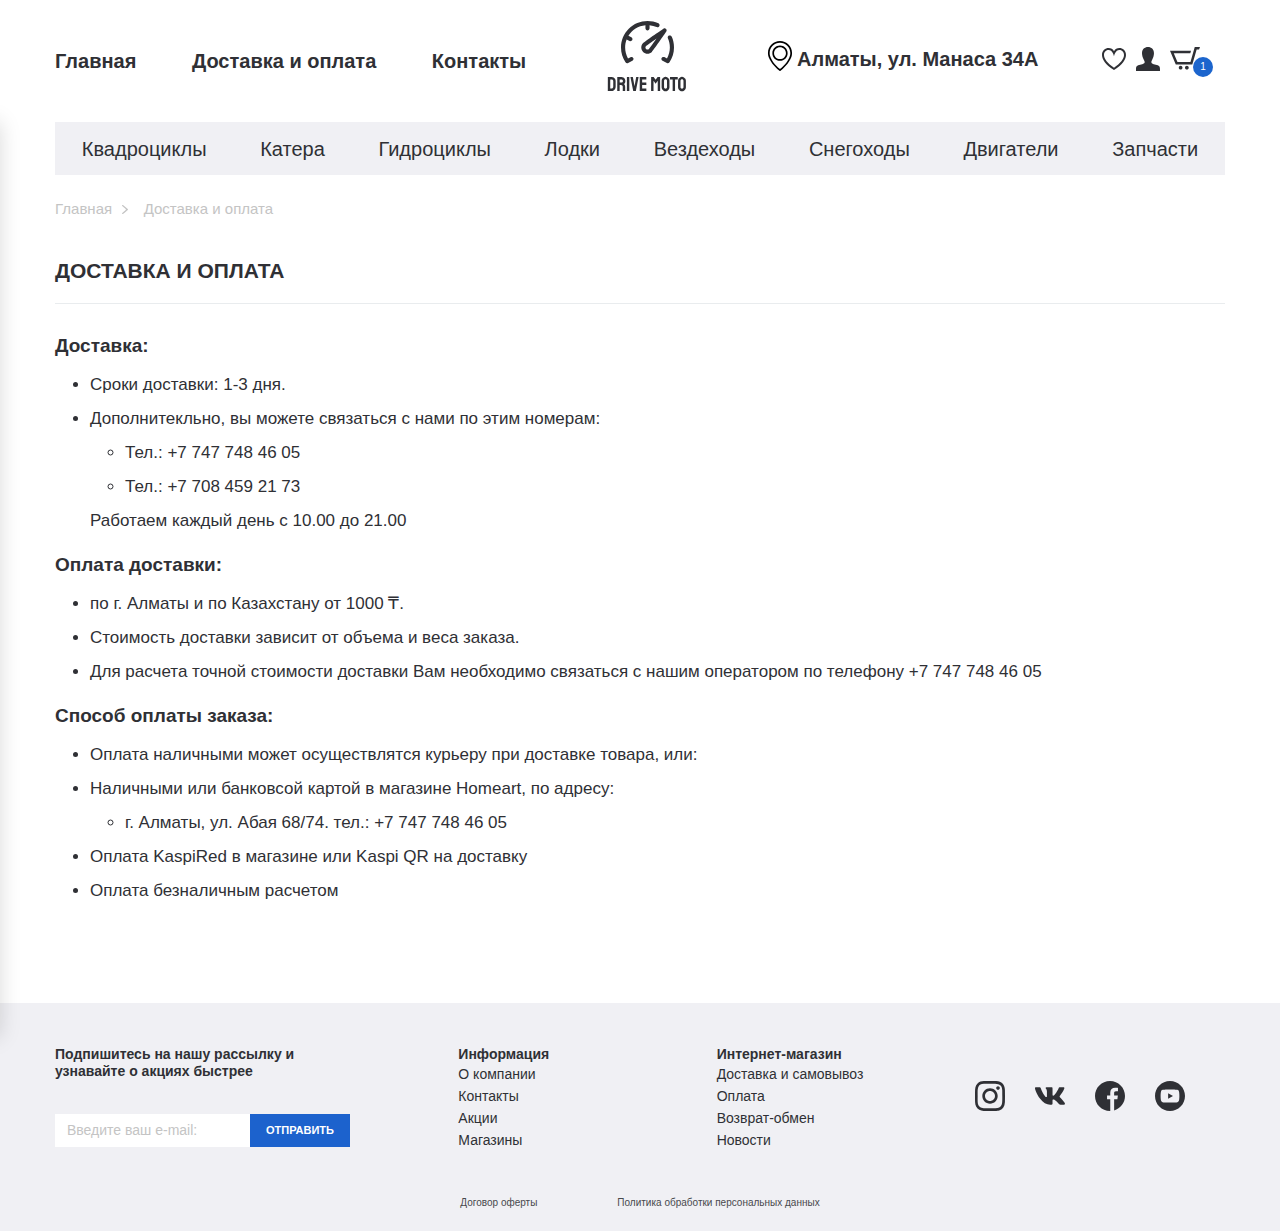
<file: payment.html>
<!DOCTYPE html>
<html lang="en">

<head>
    <meta charset="UTF-8">
    <meta name="viewport" content="width=device-width, initial-scale=1.0">
    <meta http-equiv="X-UA-Compatible" content="ie=edge">
    <title>Drive-Moto - продажа квадроциклов, мотоциклов, снегоходов, скутеров.</title>
    <link rel="icon" href="images/favicon.png" type="image/x-icon">
    <link rel="preconnect" href="https://fonts.gstatic.com">
    <link href="https://fonts.googleapis.com/css2?family=Barlow:wght@400;700&display=swap" rel="stylesheet">
    <link rel="stylesheet" href="css/normalize.css">
    <link rel="stylesheet" href="css/slick.css">
    <link rel="stylesheet" href="css/ion.rangeSlider.min.css">
    <link rel="stylesheet" href="css/jquery.formstyler.css">
    <link rel="stylesheet" href="css/jquery.formstyler.theme.css">
    <link rel="stylesheet" href="css/jquery.rateyo.min.css">
    <link rel="stylesheet" href="css/style.css">
    <link rel="stylesheet" href="css/media.css">
</head>

<body>
    <header class="header">
        <div class="header__top">
            <div class="container">
                <div class="header__top-inner">
                    <nav class="menu">
                        <button class="menu__btn">
                            <div class="menu__btn-line"></div>
                            <div class="menu__btn-line"></div>
                            <div class="menu__btn-line"></div>
                        </button>
                        <ul class="menu__list">
                            <li class="menu__item">
                                <a class="menu__link" href="index.html">Главная</a>
                            </li>
                            <li class="menu__item">
                                <a class="menu__link" href="payment.html">Доставка и оплата</a>
                            </li>
                            <li class="menu__item">
                                <a class="menu__link" href="contact.html">Контакты</a>
                            </li>
                        </ul>
                    </nav>
                    <a class="logo" href="index.html">
                        <img class="logo__img" src="images/logo.svg" alt="logo">
                    </a>
                    <div class="header__box">
                        <p class="header__adress">
                            Алматы, ул. Манаса 34А
                        </p>
                        <ul class="user__list">
                            <li class="user__list-item">
                                <a class="user__list-link" href="#">
                                    <img src="images/heart.svg" alt="heart">
                                </a>
                            </li>
                            <li class="user__list-item">
                                <a class="user__list-link" href="forms.html">
                                    <img src="images/person.svg" alt="person">
                                </a>
                            </li>
                            <li class="user__list-item">
                                <a class="user__list-link basket" href="#">
                                    <img src="images/basket.svg" alt="basket">
                                    <p class="basket__num">1</p>
                                </a>
                            </li>
                        </ul>
                    </div>
                </div>
            </div>
        </div>
        <ul class="menu-mobile__list">
            <li class="menu-mobile__item">
                <a class="menu-mobile__link" href="forms.html">
                    <img class="menu-mobile__img" src="images/person.svg" alt="icon">
                    <p>Войти</p>
                </a>
            </li>
            <li class="menu-mobile__item">
                <a class="menu-mobile__link" href="forms.html">
                    <img class="menu-mobile__img" src="images/person.svg" alt="icon">
                    <p>Регистрация</p>
                </a>
            </li>
            <li class="menu-mobile__item">
                <a class="menu-mobile__link" href="#">
                    <img class="menu-mobile__img" src="images/heart-product.svg" alt="icon">
                    <p>Избранное</p>
                </a>
            </li>
            <li class="menu-mobile__item">
                <a class="menu-mobile__link" href="#">
                    <img class="menu-mobile__img" src="images/basket.svg" alt="icon">
                    <p>Корзина</p>
                </a>
            </li>
            <li class="menu-mobile__item">
                <a class="menu-mobile__link" href="#">
                    <img class="menu-mobile__img" src="images/house.svg" alt="icon">
                    <p>Магазины</p>
                </a>
            </li>
            <li class="menu-mobile__item">
                <a class="menu-mobile__link" href="payment.html">
                    <img class="menu-mobile__img" src="images/box.svg" alt="icon">
                    <p>Доставка и оплата</p>
                </a>
            </li>
            <li class="menu-mobile__item">
                <a class="menu-mobile__link" href="contact.html">
                    <img class="menu-mobile__img" src="images/box.svg" alt="icon">
                    <p>Контакты</p>
                </a>
            </li>
            <li class="menu-mobile__item">
                <a class="menu-mobile__link" href="catalog.html">
                    <p>Квадроциклы</p>
                </a>
            </li>
            <li class="menu-mobile__item">
                <a class="menu-mobile__link" href="catalog.html">
                    <p>Катера</p>
                </a>
            </li>
            <li class="menu-mobile__item">
                <a class="menu-mobile__link" href="catalog.html">
                    <p>Гидроциклы</p>
                </a>
            </li>
            <li class="menu-mobile__item">
                <a class="menu-mobile__link" href="catalog.html">
                    <p>Лодки</p>
                </a>
            </li>
            <li class="menu-mobile__item">
                <a class="menu-mobile__link" href="catalog.html">
                    <p>Вездеходы</p>
                </a>
            </li>
            <li class="menu-mobile__item">
                <a class="menu-mobile__link" href="catalog.html">
                    <p>Снегоходы</p>
                </a>
            </li>
            <li class="menu-mobile__item">
                <a class="menu-mobile__link" href="catalog.html">
                    <p>Двигатели</p>
                </a>
            </li>
            <li class="menu-mobile__item">
                <a class="menu-mobile__link" href="catalog.html">
                    <p>Запчасти</p>
                </a>
            </li>
        </ul>

        <div class="menu__mobile-linewrapper">
            <ul class="menu__mobile-line mobile-overflow">
                <li class="menu__item">
                    <a class="menu__link" href="#">Магазины</a>
                </li>
                <li class="menu__item">
                    <a class="menu__link" href="#">Акции</a>
                </li>
                <li class="menu__item">
                    <a class="menu__link" href="#">Доставка и оплата</a>
                </li>
                <li class="menu__item">
                    <a class="menu__link" href="catalog.html">Квадроциклы</a>
                </li>
                <li class="menu__item">
                    <a class="menu__link" href="catalog.html">Катера</a>
                </li>
                <li class="menu__item">
                    <a class="menu__link" href="catalog.html">Гидроциклы</a>
                </li>
                <li class="menu__item">
                    <a class="menu__link" href="catalog.html">Лодки</a>
                </li>
                <li class="menu__item">
                    <a class="menu__link" href="catalog.html">Вездеходы</a>
                </li>
                <li class="menu__item">
                    <a class="menu__link" href="catalog.html">Снегоходы</a>
                </li>
                <li class="menu__item">
                    <a class="menu__link" href="catalog.html">Двигатели</a>
                </li>
                <li class="menu__item">
                    <a class="menu__link" href="catalog.html">Запчасти</a>
                </li>
            </ul>
        </div>

        <div class="header__bottom">
            <div class="container">
                <ul class="menu-categories">
                    <li class="menu-categories__item">
                        <a class="menu-categories__link" href="catalog.html">Квадроциклы</a>
                    </li>
                    <li class="menu-categories__item">
                        <a class="menu-categories__link" href="catalog.html">Катера</a>
                    </li>
                    <li class="menu-categories__item">
                        <a class="menu-categories__link" href="catalog.html">Гидроциклы</a>
                    </li>
                    <li class="menu-categories__item">
                        <a class="menu-categories__link" href="catalog.html">Лодки</a>
                    </li>
                    <li class="menu-categories__item">
                        <a class="menu-categories__link" href="catalog.html">Вездеходы</a>
                    </li>
                    <li class="menu-categories__item">
                        <a class="menu-categories__link" href="catalog.html">Снегоходы</a>
                    </li>
                    <li class="menu-categories__item">
                        <a class="menu-categories__link" href="catalog.html">Двигатели</a>
                    </li>
                    <li class="menu-categories__item">
                        <a class="menu-categories__link" href="catalog.html">Запчасти</a>
                    </li>
                </ul>
            </div>
        </div>
    </header>

    <div class="breadcrumbs">
        <div class="container">
            <div class="breadcrumb__inner">
                <ul class="breadcrumbs__list mobile-overflow">
                    <li class="breadcrumbs__list-item">
                        <a href="#">
                            Главная
                        </a>
                    </li>
                    <li class="breadcrumbs__list-item">
                        <span>
                            Доставка и оплата
                        </span>
                    </li>
                </ul>
            </div>
        </div>
    </div>

    <section class="payment">
        <div class="container">
            <div class="payment__box">
                <h1 class="payment__maintitle">Доставка и оплата</h1>
                <h3 class="payment__title">Доставка:</h3>
                <ul class="payment__shipping">
                    <li class="payment__shipping-item">Сроки доставки: 1-3 дня.</li>
                    <li class="payment__shipping-item">Дополнитекльно, вы можете связаться с нами по этим номерам:</li>
                    <ul class="payment__shipping-inner">
                        <li class="payment__shipping-item">Тел.: <a href="tel:87477484605">+7 747 748 46 05</a></li>
                        <li class="payment__shipping-item">Тел.: <a href="tel:87084592173">+7 708 459 21 73</a></li>
                    </ul>
                    <p class="payment__shipping-text">Работаем каждый день с 10.00 до 21.00</p>
                </ul>
                <h3 class="payment__title">Оплата доставки:</h3>
                <ul class="payment__shipping">
                    <li class="payment__shipping-item">по г. Алматы и по Казахстану от 1000 ₸.</li>
                    <li class="payment__shipping-item">Стоимость доставки зависит от объема и веса заказа.</li>
                    <li class="payment__shipping-item">Для расчета точной стоимости доставки Вам необходимо связаться с
                        нашим оператором по телефону <a href="tel:87477484605">+7 747 748 46 05</a></li>
                </ul>
                <h3 class="payment__title">Способ оплаты заказа:</h3>
                <ul class="payment__shipping">
                    <li class="payment__shipping-item">Оплата наличными может осуществлятся курьеру при доставке товара,
                        или:</li>
                    <li class="payment__shipping-item">Наличными или банковсой картой в магазине Homeart, по адресу:
                    </li>
                    <ul class="payment__shipping-inner">
                        <li class="payment__shipping-item">г. Алматы, ул. Абая 68/74. тел.: <a href="tel:87477484605">+7
                                747 748 46 05</a></li>
                    </ul>
                    <li class="payment__shipping-item">Оплата KaspiRed в магазине или Kaspi QR на доставку</li>
                    <li class="payment__shipping-item">Оплата безналичным расчетом</li>
                </ul>
            </div>
        </div>
    </section>

    <footer class="footer">
        <div class="container">
            <div class="footer__top">
                <div class="footer__top-inner">
                    <div class="footer__top-item footer__top-newslatter">
                        <h6 class="footer__top-title">
                            Подпишитесь на нашу рассылку
                            и узнавайте о акциях быстрее
                        </h6>
                        <form class="footer-form">
                            <input class="footer-form__input" type="text" placeholder="Введите ваш e-mail:">
                            <button class="footer-form__btn" type="submit">Отправить</button>
                        </form>
                    </div>
                    <div class="footer__top-item footer__top-itemdrop">
                        <h6 class="footer__top-title footer__topdrop">
                            Информация
                        </h6>
                        <ul class="footer-list">
                            <li class="footer__list-item"><a href="contact.html">О компании</a></li>
                            <li class="footer__list-item"><a href="contact.html">Контакты</a></li>
                            <li class="footer__list-item"><a href="#">Акции</a></li>
                            <li class="footer__list-item"><a href="#">Магазины</a></li>
                        </ul>
                    </div>
                    <div class="footer__top-item">
                        <h6 class="footer__top-title footer__topdrop">
                            Интернет-магазин
                        </h6>
                        <ul class="footer-list">
                            <li class="footer__list-item"><a href="payment.html">Доставка и самовывоз</a></li>
                            <li class="footer__list-item"><a href="payment.html">Оплата</a></li>
                            <li class="footer__list-item"><a href="#">Возврат-обмен</a></li>
                            <li class="footer__list-item"><a href="#">Новости</a></li>
                        </ul>
                    </div>
                    <div class="footer__top-item footer__top-social">
                        <ul class="social-list">
                            <li class="social-list__item">
                                <a href="https://www.instagram.com/iitu_kz/" target="_blank">
                                    <img src="images/instagram.svg" alt="instagram">
                                </a>
                            </li>
                            <li class="social-list__item">
                                <a href="https://vk.com/iitukz" target="_blank">
                                    <img src="images/vkontakte.svg" alt="vkontakte">
                                </a>
                            </li>
                            <li class="social-list__item">
                                <a href="https://www.facebook.com/universityAlmaty" target="_blank">
                                    <img src="images/facebook.svg" alt="facebook">
                                </a>
                            </li>
                            <li class="social-list__item">
                                <a href="https://www.youtube.com/user/IITUAlmaty" target="_blank">
                                    <img src="images/youtube.svg" alt="youtube">
                                </a>
                            </li>
                        </ul>
                    </div>
                </div>
            </div>
            <div class="footer__bottom">
                <a class="footer__botom-link" href="#">Договор оферты</a>
                <a class="footer__botom-link" href="#">Политика обработки персональных данных</a>
            </div>
        </div>
    </footer>

    <script src="https://ajax.googleapis.com/ajax/libs/jquery/3.4.1/jquery.min.js"></script>
    <script src="js/slick.min.js"></script>
    <script src="js/ion.rangeSlider.min.js"></script>
    <script src="js/jquery.formstyler.min.js"></script>
    <script src="js/jquery.rateyo.min.js"></script>
    <script src="js/main.js"></script>
</body>

</html>
</file>
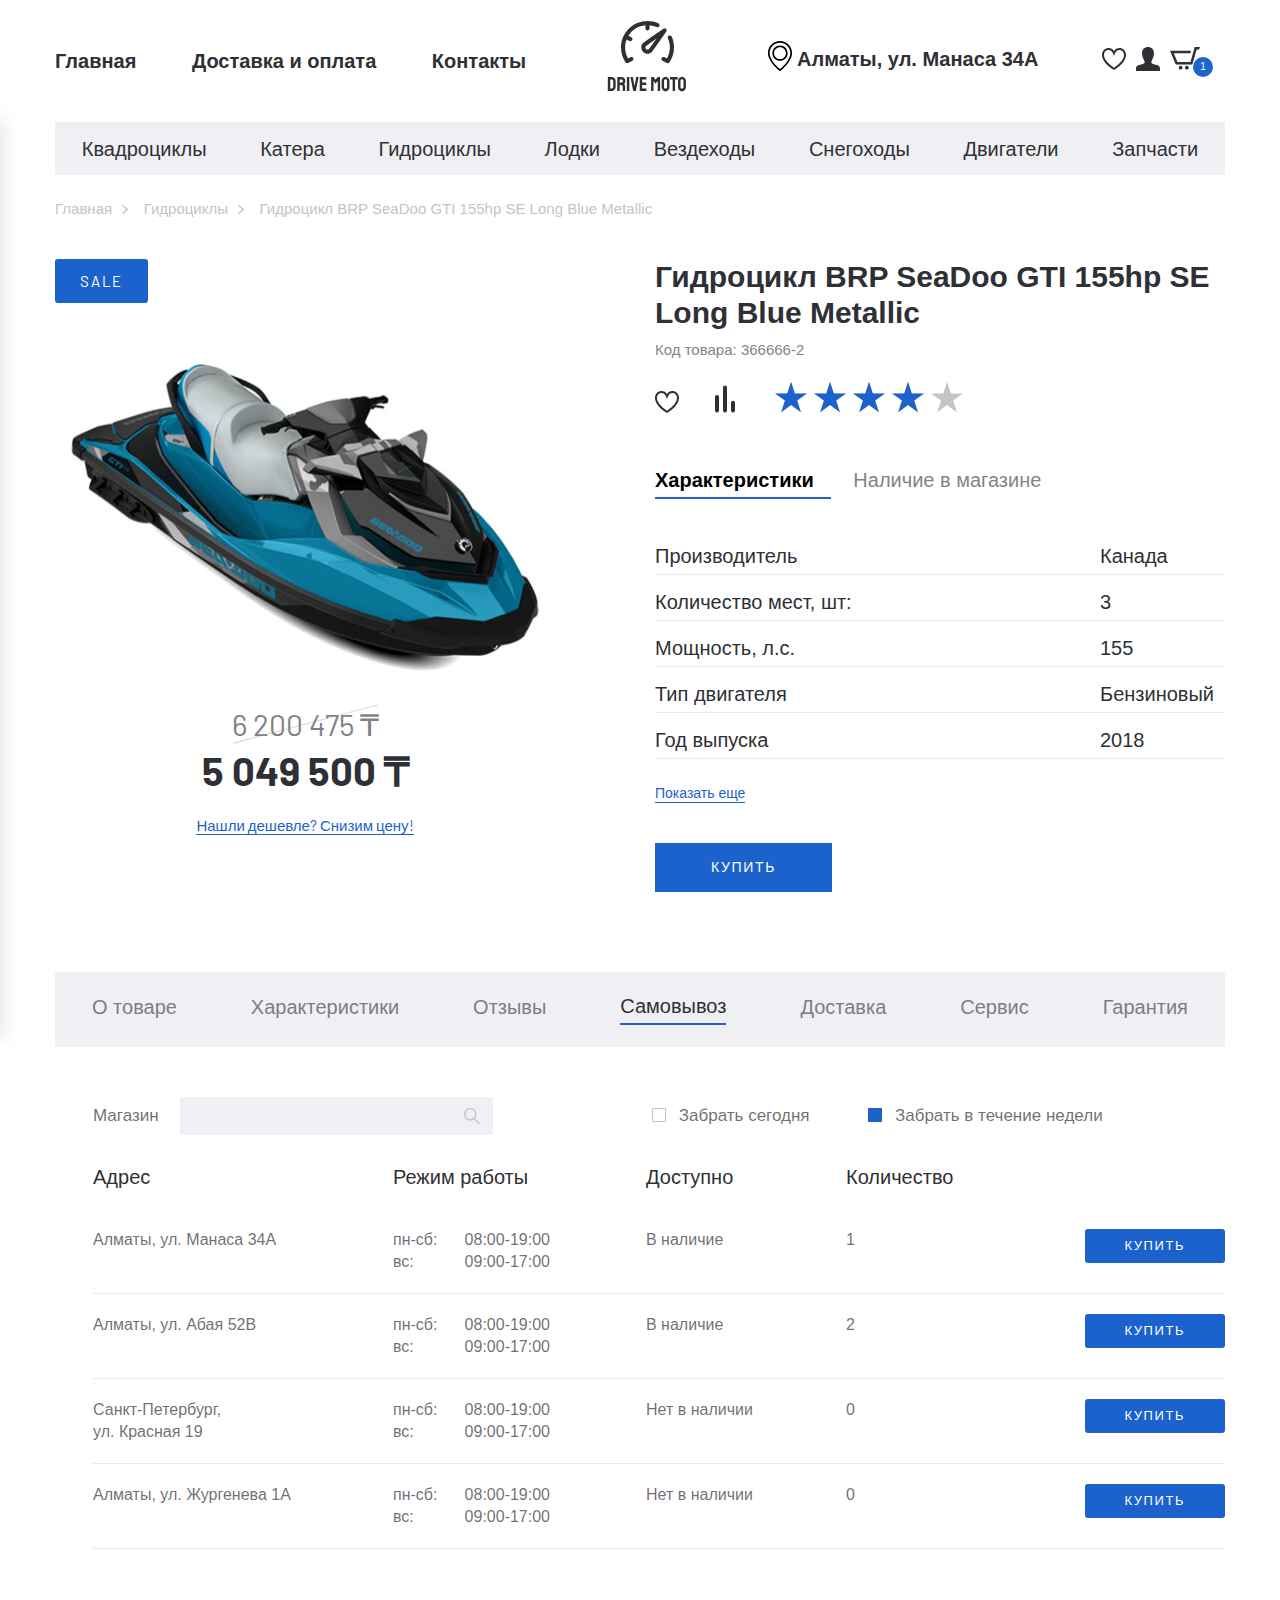
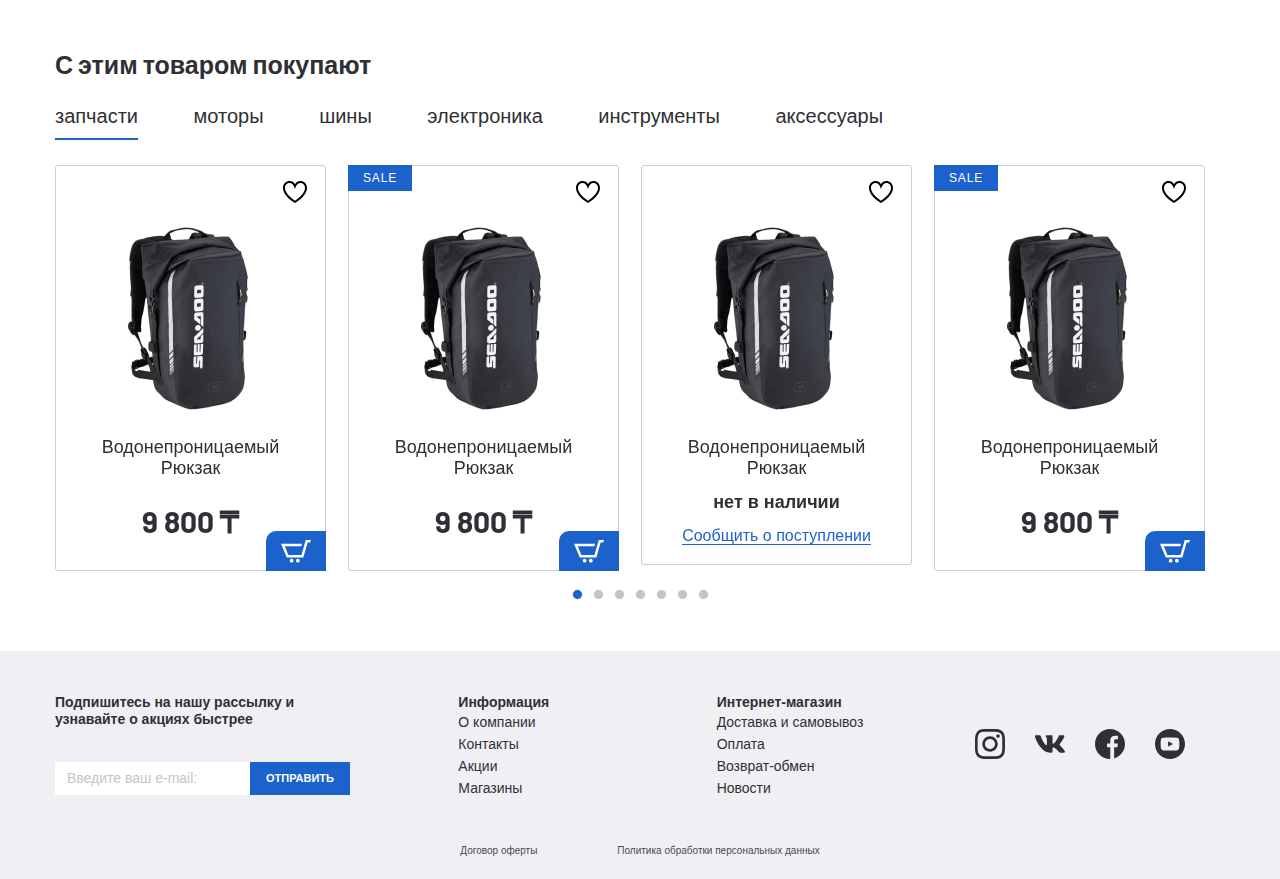
<file: product.html>
<!DOCTYPE html>
<html lang="en">

<head>
  <meta charset="UTF-8">
  <meta name="viewport" content="width=device-width, initial-scale=1.0">
  <meta http-equiv="X-UA-Compatible" content="ie=edge">
  <title>Drive-Moto - продажа квадроциклов, мотоциклов, снегоходов, скутеров.</title>
  <link rel="icon" href="images/favicon.png" type="image/x-icon">
  <link rel="preconnect" href="https://fonts.gstatic.com">
  <link href="https://fonts.googleapis.com/css2?family=Barlow:wght@400;700&display=swap" rel="stylesheet">
  <link rel="stylesheet" href="css/normalize.css">
  <link rel="stylesheet" href="css/slick.css">
  <link rel="stylesheet" href="css/ion.rangeSlider.min.css">
  <link rel="stylesheet" href="css/jquery.formstyler.css">
  <link rel="stylesheet" href="css/jquery.formstyler.theme.css">
  <link rel="stylesheet" href="css/jquery.rateyo.min.css">
  <link rel="stylesheet" href="css/style.css">
  <link rel="stylesheet" href="css/media.css">
</head>

<body>
  <header class="header">
    <div class="header__top">
      <div class="container">
        <div class="header__top-inner">
          <nav class="menu">
            <button class="menu__btn">
              <div class="menu__btn-line"></div>
              <div class="menu__btn-line"></div>
              <div class="menu__btn-line"></div>
            </button>
            <ul class="menu__list">
              <li class="menu__item">
                <a class="menu__link" href="index.html">Главная</a>
              </li>
              <li class="menu__item">
                <a class="menu__link" href="payment.html">Доставка и оплата</a>
              </li>
              <li class="menu__item">
                <a class="menu__link" href="contact.html">Контакты</a>
              </li>
            </ul>
          </nav>
          <a class="logo" href="index.html">
            <img class="logo__img" src="images/logo.svg" alt="logo">
          </a>
          <div class="header__box">
            <p class="header__adress">
              Алматы, ул. Манаса 34А
            </p>
            <ul class="user__list">
              <li class="user__list-item">
                <a class="user__list-link" href="#">
                  <img src="images/heart.svg" alt="heart">
                </a>
              </li>
              <li class="user__list-item">
                <a class="user__list-link" href="forms.html">
                  <img src="images/person.svg" alt="person">
                </a>
              </li>
              <li class="user__list-item">
                <a class="user__list-link basket" href="#">
                  <img src="images/basket.svg" alt="basket">
                  <p class="basket__num">1</p>
                </a>
              </li>
            </ul>
          </div>
        </div>
      </div>
    </div>
    <ul class="menu-mobile__list">
      <li class="menu-mobile__item">
        <a class="menu-mobile__link" href="forms.html">
          <img class="menu-mobile__img" src="images/person.svg" alt="icon">
          <p>Войти</p>
        </a>
      </li>
      <li class="menu-mobile__item">
        <a class="menu-mobile__link" href="forms.html">
          <img class="menu-mobile__img" src="images/person.svg" alt="icon">
          <p>Регистрация</p>
        </a>
      </li>
      <li class="menu-mobile__item">
        <a class="menu-mobile__link" href="#">
          <img class="menu-mobile__img" src="images/heart-product.svg" alt="icon">
          <p>Избранное</p>
        </a>
      </li>
      <li class="menu-mobile__item">
        <a class="menu-mobile__link" href="#">
          <img class="menu-mobile__img" src="images/basket.svg" alt="icon">
          <p>Корзина</p>
        </a>
      </li>
      <li class="menu-mobile__item">
        <a class="menu-mobile__link" href="#">
          <img class="menu-mobile__img" src="images/house.svg" alt="icon">
          <p>Магазины</p>
        </a>
      </li>
      <li class="menu-mobile__item">
        <a class="menu-mobile__link" href="payment.html">
          <img class="menu-mobile__img" src="images/box.svg" alt="icon">
          <p>Доставка и оплата</p>
        </a>
      </li>
      <li class="menu-mobile__item">
        <a class="menu-mobile__link" href="contact.html">
          <img class="menu-mobile__img" src="images/box.svg" alt="icon">
          <p>Контакты</p>
        </a>
      </li>
      <li class="menu-mobile__item">
        <a class="menu-mobile__link" href="catalog.html">
          <p>Квадроциклы</p>
        </a>
      </li>
      <li class="menu-mobile__item">
        <a class="menu-mobile__link" href="catalog.html">
          <p>Катера</p>
        </a>
      </li>
      <li class="menu-mobile__item">
        <a class="menu-mobile__link" href="catalog.html">
          <p>Гидроциклы</p>
        </a>
      </li>
      <li class="menu-mobile__item">
        <a class="menu-mobile__link" href="catalog.html">
          <p>Лодки</p>
        </a>
      </li>
      <li class="menu-mobile__item">
        <a class="menu-mobile__link" href="catalog.html">
          <p>Вездеходы</p>
        </a>
      </li>
      <li class="menu-mobile__item">
        <a class="menu-mobile__link" href="catalog.html">
          <p>Снегоходы</p>
        </a>
      </li>
      <li class="menu-mobile__item">
        <a class="menu-mobile__link" href="catalog.html">
          <p>Двигатели</p>
        </a>
      </li>
      <li class="menu-mobile__item">
        <a class="menu-mobile__link" href="catalog.html">
          <p>Запчасти</p>
        </a>
      </li>
    </ul>

    <div class="menu__mobile-linewrapper">
      <ul class="menu__mobile-line mobile-overflow">
        <li class="menu__item">
          <a class="menu__link" href="#">Магазины</a>
        </li>
        <li class="menu__item">
          <a class="menu__link" href="#">Акции</a>
        </li>
        <li class="menu__item">
          <a class="menu__link" href="#">Доставка и оплата</a>
        </li>
        <li class="menu__item">
          <a class="menu__link" href="catalog.html">Квадроциклы</a>
        </li>
        <li class="menu__item">
          <a class="menu__link" href="catalog.html">Катера</a>
        </li>
        <li class="menu__item">
          <a class="menu__link" href="catalog.html">Гидроциклы</a>
        </li>
        <li class="menu__item">
          <a class="menu__link" href="catalog.html">Лодки</a>
        </li>
        <li class="menu__item">
          <a class="menu__link" href="catalog.html">Вездеходы</a>
        </li>
        <li class="menu__item">
          <a class="menu__link" href="catalog.html">Снегоходы</a>
        </li>
        <li class="menu__item">
          <a class="menu__link" href="catalog.html">Двигатели</a>
        </li>
        <li class="menu__item">
          <a class="menu__link" href="catalog.html">Запчасти</a>
        </li>
      </ul>
    </div>

    <div class="header__bottom">
      <div class="container">
        <ul class="menu-categories">
          <li class="menu-categories__item">
            <a class="menu-categories__link" href="catalog.html">Квадроциклы</a>
          </li>
          <li class="menu-categories__item">
            <a class="menu-categories__link" href="catalog.html">Катера</a>
          </li>
          <li class="menu-categories__item">
            <a class="menu-categories__link" href="catalog.html">Гидроциклы</a>
          </li>
          <li class="menu-categories__item">
            <a class="menu-categories__link" href="catalog.html">Лодки</a>
          </li>
          <li class="menu-categories__item">
            <a class="menu-categories__link" href="catalog.html">Вездеходы</a>
          </li>
          <li class="menu-categories__item">
            <a class="menu-categories__link" href="catalog.html">Снегоходы</a>
          </li>
          <li class="menu-categories__item">
            <a class="menu-categories__link" href="catalog.html">Двигатели</a>
          </li>
          <li class="menu-categories__item">
            <a class="menu-categories__link" href="catalog.html">Запчасти</a>
          </li>
        </ul>
      </div>
    </div>
  </header>

  <div class="breadcrumbs">
    <div class="container">
      <div class="breadcrumb__inner">
        <ul class="breadcrumbs__list mobile-overflow">
          <li class="breadcrumbs__list-item">
            <a href="index.html">
              Главная
            </a>
          </li>
          <li class="breadcrumbs__list-item">
            <span>
              Гидроциклы
            </span>
          </li>
          <li class="breadcrumbs__list-item">
            <span>
              Гидроцикл BRP SeaDoo GTI 155hp SE Long Blue Metallic
            </span>
          </li>
        </ul>
      </div>
    </div>
  </div>

  <section class="product-card">
    <div class="container">
      <div class="product-card__inner">
        <div class="product-card__img-box product-item--sale">
          <img class="product-card__img" src="images/content/gidrotsikl-large.png" alt="gidrotsikl">
          <p class="product-card__price-old">6 200 475 ₸</p>
          <p class="product-card__price-new">5 049 500 ₸</p>
          <a class="product-card__link" href="#">Нашли дешевле? Снизим цену!</a>
          <div class="product-card__btn product-card__btn-mobile">
            <button>Купить</button>
          </div>
        </div>
        <div class="product-card__content">
          <h1 class="product-card__title">Гидроцикл BRP SeaDoo GTI 155hp SE Long Blue Metallic</h1>
          <p class="product-card__code">Код товара: 366666-2</p>
          <div class="product-card__buttons">
            <a class="product-card__icon-favorite" href="#">
              <img src="images/heart-product.svg" alt="heart">
            </a>
            <a class="product-card__icon-comprasion" href="#">
              <img src="images/comprasion.svg" alt="comprasion">
            </a>
            <a class="rate">
              <div class="rate-yo" data-rateyo-rating="4"></div>
            </a>
          </div>
          <div class="tabs-wrapper product-card__tab-box">
            <div class="tabs">
              <a class="tab product-card__tab tab-item--active" href="#product-1">Характеристики</a>
              <a class="tab product-card__tab" href="#product-2">Наличие в магазине</a>
            </div>
            <div class="tabs-container">
              <div id="product-1" class="tabs-content product-card__tab-content tabs-content--active">
                <ul class="product-card__list">
                  <li class="product-card__item">
                    <div class="product-card__item-left">Производитель</div>
                    <div class="product-card__item-right">Канада</div>
                  </li>
                  <li class="product-card__item">
                    <div class="product-card__item-left">Количество мест, шт: </div>
                    <div class="product-card__item-right">3</div>
                  </li>
                  <li class="product-card__item">
                    <div class="product-card__item-left">Мощность, л.с.</div>
                    <div class="product-card__item-right">155</div>
                  </li>
                  <li class="product-card__item">
                    <div class="product-card__item-left">Тип двигателя</div>
                    <div class="product-card__item-right">Бензиновый</div>
                  </li>
                  <li class="product-card__item">
                    <div class="product-card__item-left">Год выпуска</div>
                    <div class="product-card__item-right">2018</div>
                  </li>
                </ul>
                <a class="product-card__more" href="#">
                  Показать еще
                </a>
                <div class="product-card__btn">
                  <button>Купить</button>
                </div>
              </div>
              <div id="product-2" class="tabs-content product-card__tab-content">
                Content-2
              </div>
            </div>
          </div>
        </div>
      </div>
    </div>
  </section>

  <section class="card__tabs">
    <div class="container">

      <div class="tabs-wrapper">
        <div class="tabs card__tab-box mobile-overflow">
          <a class="tab card__tab" href="#product-card__tabs-1">О товаре</a>
          <a class="tab card__tab" href="#product-card__tabs-2">Характеристики</a>
          <a class="tab card__tab" href="#product-card__tabs-3">Отзывы</a>
          <a class="tab card__tab tab-item--active" href="#product-card__tabs-4">Самовывоз</a>
          <a class="tab card__tab" href="#product-card__tabs-5">Доставка</a>
          <a class="tab card__tab" href="#product-card__tabs-6">Cервис</a>
          <a class="tab card__tab" href="#product-card__tabs-7">Гарантия</a>
        </div>
      </div>

      <div class="tabs-container">
        <div id="product-card__tabs-1" class="card__tab-content tabs-content">content1</div>
        <div id="product-card__tabs-2" class="card__tab-content tabs-content">content2</div>
        <div id="product-card__tabs-3" class="card__tab-content tabs-content">content3</div>
        <div id="product-card__tabs-4" class="card__tab-content tabs-content tabs-content--active">
          <form>
            <div class="card__top-line">
              <label class="card__label-search">
                Магазин
                <input class="card__input-search" type="text">
              </label>
              <label class="card__label-pickup">
                <input class="filter-style" type="radio" name="pickup">
                Забрать сегодня
              </label>
              <label class="card__label-pickup">
                <input class="filter-style" type="radio" name="pickup" checked>
                Забрать в течение недели
              </label>
            </div>
            <ul class="card__list">
              <li class="card__list-item card__list-itemtitle">
                <div class="card__list-address">Адрес</div>
                <div class="card__list-workhours">Режим работы</div>
                <div class="card__list-avialable">Доступно</div>
                <div class="card__list-num">Количество</div>
                <div class="card__list-btn"></div>
              </li>
              <li class="card__list-item">
                <div class="card__list-address">Алматы, ул. Манаса 34А</div>
                <div class="card__list-workhours">
                  <div class="workhours">
                    <span>пн-сб:</span><span>08:00-19:00</span>
                  </div>
                  <div class="workhours">
                    <span>вс:</span><span>09:00-17:00</span>
                  </div>
                </div>
                <div class="card__list-avialable">
                  В наличие
                </div>
                <div class="card__list-num">1</div>
                <div class="card__list-btn">
                  <button type="submit">Купить</button>
                </div>
              </li>
              <li class="card__list-item">
                <div class="card__list-address">Алматы, ул. Абая 52В</div>
                <div class="card__list-workhours">
                  <div class="workhours">
                    <span>пн-сб:</span><span>08:00-19:00</span>
                  </div>
                  <div class="workhours">
                    <span>вс:</span><span>09:00-17:00</span>
                  </div>
                </div>
                <div class="card__list-avialable">
                  В наличие
                </div>
                <div class="card__list-num">2</div>
                <div class="card__list-btn">
                  <button type="submit">Купить</button>
                </div>
              </li>
              <li class="card__list-item">
                <div class="card__list-address">Санкт-Петербург,<br />
                  ул. Красная 19</div>
                <div class="card__list-workhours">
                  <div class="workhours">
                    <span>пн-сб:</span><span>08:00-19:00</span>
                  </div>
                  <div class="workhours">
                    <span>вс:</span><span>09:00-17:00</span>
                  </div>
                </div>
                <div class="card__list-avialable">
                  Нет в наличии
                </div>
                <div class="card__list-num">0</div>
                <div class="card__list-btn">
                  <button type="submit">Купить</button>
                </div>
              </li>
              <li class="card__list-item">
                <div class="card__list-address">Алматы, ул. Жургенева 1А</div>
                <div class="card__list-workhours">
                  <div class="workhours">
                    <span>пн-сб:</span><span>08:00-19:00</span>
                  </div>
                  <div class="workhours">
                    <span>вс:</span><span>09:00-17:00</span>
                  </div>
                </div>
                <div class="card__list-avialable">
                  Нет в наличии
                </div>
                <div class="card__list-num">0</div>
                <div class="card__list-btn">
                  <button type="submit">Купить</button>
                </div>
              </li>
            </ul>
          </form>
        </div>
        <div id="product-card__tabs-5" class="card__tab-content tabs-content">content4</div>
        <div id="product-card__tabs-6" class="card__tab-content tabs-content">content5</div>
        <div id="product-card__tabs-7" class="card__tab-content tabs-content">content6</div>
      </div>
    </div>
  </section>

  <section class="product">
    <div class="container">
      <div class="product__inner">
        <h3 class="product__title">С этим товаром покупают</h3>

        <div class="tabs-wrapper">
          <div class="tabs mobile-overflow">
            <a class="tab product__tab tab-item--active" href="#popular-tab-1">запчасти</a>
            <a class="tab product__tab" href="#popular-tab-2">моторы</a>
            <a class="tab product__tab" href="#popular-tab-3">шины </a>
            <a class="tab product__tab" href="#popular-tab-4">электроника</a>
            <a class="tab product__tab" href="#popular-tab-5">инструменты</a>
            <a class="tab product__tab" href="#popular-tab-6">аксессуары </a>
          </div>
        </div>

        <div class="tabs-container">
          <div id="popular-tab-1" class="tabs-content product__content tabs-content--active">
            <div class="product-slider">
              <div class="product-slider__item">
                <div class="product-item__wrapper">
                  <button class="product-item-favorite"></button>
                  <button class="product-item-basket">
                    <img src="images/basket-white.svg" alt="basket">
                  </button>
                  <a class="product-item__notify-link" href="#">
                    <span>Сообщить о поступлении</span>
                  </a>
                  <a class="product-item" href="#">
                    <p class="product-item__hover-text">
                      посмотреть товар
                    </p>
                    <img class="product-item__img" src="images/content/product-1.png" alt="img">
                    <h4 class="product-item__title">Водонепроницаемый
                      Рюкзак</h4>
                    <p class="price product-item-price">9 800 ₸</p>
                    <p class="product-item__notify-text">
                      нет в наличии
                    </p>
                  </a>
                </div>
              </div>

              <div class="product-slider__item">
                <div class="product-item__wrapper">
                  <button class="product-item-favorite"></button>
                  <button class="product-item-basket">
                    <img src="images/basket-white.svg" alt="basket">
                  </button>
                  <a class="product-item__notify-link" href="#">
                    <span>Сообщить о поступлении</span>
                  </a>
                  <a class="product-item product-item--sale" href="#">
                    <p class="product-item__hover-text">
                      посмотреть товар
                    </p>
                    <img class="product-item__img" src="images/content/product-1.png" alt="img">
                    <h4 class="product-item__title">Водонепроницаемый
                      Рюкзак</h4>
                    <p class="price product-item-price">9 800 ₸</p>
                    <p class="product-item__notify-text">
                      нет в наличии
                    </p>
                  </a>
                </div>
              </div>


              <div class="product-slider__item">
                <div class="product-item__wrapper product-item__not-available">
                  <button class="product-item-favorite"></button>
                  <button class="product-item-basket">
                    <img src="images/basket-white.svg" alt="basket">
                  </button>
                  <a class="product-item__notify-link" href="#">
                    <span>Сообщить о поступлении</span>
                  </a>
                  <a class="product-item" href="#">
                    <p class="product-item__hover-text">
                      посмотреть товар
                    </p>
                    <img class="product-item__img" src="images/content/product-1.png" alt="img">
                    <h4 class="product-item__title">Водонепроницаемый
                      Рюкзак</h4>
                    <p class="price product-item-price">9 800 ₸</p>
                    <p class="product-item__notify-text">
                      нет в наличии
                    </p>
                  </a>
                </div>
              </div>


              <div class="product-slider__item">
                <div class="product-item__wrapper">
                  <button class="product-item-favorite"></button>
                  <button class="product-item-basket">
                    <img src="images/basket-white.svg" alt="basket">
                  </button>
                  <a class="product-item__notify-link" href="#">
                    <span>Сообщить о поступлении</span>
                  </a>
                  <a class="product-item product-item--sale" href="#">
                    <p class="product-item__hover-text">
                      посмотреть товар
                    </p>
                    <img class="product-item__img" src="images/content/product-1.png" alt="img">
                    <h4 class="product-item__title">Водонепроницаемый
                      Рюкзак</h4>
                    <p class="price product-item-price">9 800 ₸</p>
                    <p class="product-item__notify-text">
                      нет в наличии
                    </p>
                  </a>
                </div>
              </div>

              <div class="product-slider__item">
                <div class="product-item__wrapper">
                  <button class="product-item-favorite"></button>
                  <button class="product-item-basket">
                    <img src="images/basket-white.svg" alt="basket">
                  </button>
                  <a class="product-item__notify-link" href="#">
                    <span>Сообщить о поступлении</span>
                  </a>
                  <a class="product-item product-item--sale" href="#">
                    <p class="product-item__hover-text">
                      посмотреть товар
                    </p>
                    <img class="product-item__img" src="images/content/product-1.png" alt="img">
                    <h4 class="product-item__title">Водонепроницаемый
                      Рюкзак</h4>
                    <p class="price product-item-price">9 800 ₸</p>
                    <p class="product-item__notify-text">
                      нет в наличии
                    </p>
                  </a>
                </div>
              </div>

              <div class="product-slider__item">
                <div class="product-item__wrapper">
                  <button class="product-item-favorite"></button>
                  <button class="product-item-basket">
                    <img src="images/basket-white.svg" alt="basket">
                  </button>
                  <a class="product-item__notify-link" href="#">
                    <span>Сообщить о поступлении</span>
                  </a>
                  <a class="product-item product-item--sale" href="#">
                    <p class="product-item__hover-text">
                      посмотреть товар
                    </p>
                    <img class="product-item__img" src="images/content/product-1.png" alt="img">
                    <h4 class="product-item__title">Водонепроницаемый
                      Рюкзак</h4>
                    <p class="price product-item-price">9 800 ₸</p>
                    <p class="product-item__notify-text">
                      нет в наличии
                    </p>
                  </a>
                </div>
              </div>

              <div class="product-slider__item">
                <div class="product-item__wrapper">
                  <button class="product-item-favorite"></button>
                  <button class="product-item-basket">
                    <img src="images/basket-white.svg" alt="basket">
                  </button>
                  <a class="product-item__notify-link" href="#">
                    <span>Сообщить о поступлении</span>
                  </a>
                  <a class="product-item product-item--sale" href="#">
                    <p class="product-item__hover-text">
                      посмотреть товар
                    </p>
                    <img class="product-item__img" src="images/content/product-1.png" alt="img">
                    <h4 class="product-item__title">Водонепроницаемый
                      Рюкзак</h4>
                    <p class="price product-item-price">9 800 ₸</p>
                    <p class="product-item__notify-text">
                      нет в наличии
                    </p>
                  </a>
                </div>
              </div>
            </div>

          </div>

          <div id="popular-tab-2" class="tabs-content product__content">
            <div class="product-slider">
              <div class="product-slider__item">
                <div class="product-item__wrapper">
                  <button class="product-item-favorite"></button>
                  <button class="product-item-basket">
                    <img src="images/basket-white.svg" alt="basket">
                  </button>
                  <a class="product-item__notify-link" href="#">
                    <span>Сообщить о поступлении</span>
                  </a>
                  <a class="product-item" href="#">
                    <p class="product-item__hover-text">
                      посмотреть товар
                    </p>
                    <img class="product-item__img" src="images/content/product-1.png" alt="img">
                    <h4 class="product-item__title">Водонепроницаемый
                      Рюкзак</h4>
                    <p class="price product-item-price">9 800 ₸</p>
                    <p class="product-item__notify-text">
                      нет в наличии
                    </p>
                  </a>
                </div>
              </div>

              <div class="product-slider__item">
                <div class="product-item__wrapper">
                  <button class="product-item-favorite"></button>
                  <button class="product-item-basket">
                    <img src="images/basket-white.svg" alt="basket">
                  </button>
                  <a class="product-item__notify-link" href="#">
                    <span>Сообщить о поступлении</span>
                  </a>
                  <a class="product-item product-item--sale" href="#">
                    <p class="product-item__hover-text">
                      посмотреть товар
                    </p>
                    <img class="product-item__img" src="images/content/product-1.png" alt="img">
                    <h4 class="product-item__title">Водонепроницаемый
                      Рюкзак</h4>
                    <p class="price product-item-price">9 800 ₸</p>
                    <p class="product-item__notify-text">
                      нет в наличии
                    </p>
                  </a>
                </div>
              </div>


              <div class="product-slider__item">
                <div class="product-item__wrapper product-item__not-available">
                  <button class="product-item-favorite"></button>
                  <button class="product-item-basket">
                    <img src="images/basket-white.svg" alt="basket">
                  </button>
                  <a class="product-item__notify-link" href="#">
                    <span>Сообщить о поступлении</span>
                  </a>
                  <a class="product-item" href="#">
                    <p class="product-item__hover-text">
                      посмотреть товар
                    </p>
                    <img class="product-item__img" src="images/content/product-1.png" alt="img">
                    <h4 class="product-item__title">Водонепроницаемый
                      Рюкзак</h4>
                    <p class="price product-item-price">9 800 ₸</p>
                    <p class="product-item__notify-text">
                      нет в наличии
                    </p>
                  </a>
                </div>
              </div>


              <div class="product-slider__item">
                <div class="product-item__wrapper">
                  <button class="product-item-favorite"></button>
                  <button class="product-item-basket">
                    <img src="images/basket-white.svg" alt="basket">
                  </button>
                  <a class="product-item__notify-link" href="#">
                    <span>Сообщить о поступлении</span>
                  </a>
                  <a class="product-item product-item--sale" href="#">
                    <p class="product-item__hover-text">
                      посмотреть товар
                    </p>
                    <img class="product-item__img" src="images/content/product-1.png" alt="img">
                    <h4 class="product-item__title">Водонепроницаемый
                      Рюкзак</h4>
                    <p class="price product-item-price">9 800 ₸</p>
                    <p class="product-item__notify-text">
                      нет в наличии
                    </p>
                  </a>
                </div>
              </div>

              <div class="product-slider__item">
                <div class="product-item__wrapper">
                  <button class="product-item-favorite"></button>
                  <button class="product-item-basket">
                    <img src="images/basket-white.svg" alt="basket">
                  </button>
                  <a class="product-item__notify-link" href="#">
                    <span>Сообщить о поступлении</span>
                  </a>
                  <a class="product-item product-item--sale" href="#">
                    <p class="product-item__hover-text">
                      посмотреть товар
                    </p>
                    <img class="product-item__img" src="images/content/product-1.png" alt="img">
                    <h4 class="product-item__title">Водонепроницаемый
                      Рюкзак</h4>
                    <p class="price product-item-price">9 800 ₸</p>
                    <p class="product-item__notify-text">
                      нет в наличии
                    </p>
                  </a>
                </div>
              </div>

              <div class="product-slider__item">
                <div class="product-item__wrapper">
                  <button class="product-item-favorite"></button>
                  <button class="product-item-basket">
                    <img src="images/basket-white.svg" alt="basket">
                  </button>
                  <a class="product-item__notify-link" href="#">
                    <span>Сообщить о поступлении</span>
                  </a>
                  <a class="product-item product-item--sale" href="#">
                    <p class="product-item__hover-text">
                      посмотреть товар
                    </p>
                    <img class="product-item__img" src="images/content/product-1.png" alt="img">
                    <h4 class="product-item__title">Водонепроницаемый
                      Рюкзак</h4>
                    <p class="price product-item-price">9 800 ₸</p>
                    <p class="product-item__notify-text">
                      нет в наличии
                    </p>
                  </a>
                </div>
              </div>

              <div class="product-slider__item">
                <div class="product-item__wrapper">
                  <button class="product-item-favorite"></button>
                  <button class="product-item-basket">
                    <img src="images/basket-white.svg" alt="basket">
                  </button>
                  <a class="product-item__notify-link" href="#">
                    <span>Сообщить о поступлении</span>
                  </a>
                  <a class="product-item product-item--sale" href="#">
                    <p class="product-item__hover-text">
                      посмотреть товар
                    </p>
                    <img class="product-item__img" src="images/content/product-1.png" alt="img">
                    <h4 class="product-item__title">Водонепроницаемый
                      Рюкзак</h4>
                    <p class="price product-item-price">9 800 ₸</p>
                    <p class="product-item__notify-text">
                      нет в наличии
                    </p>
                  </a>
                </div>
              </div>
            </div>

          </div>

          <div id="popular-tab-3" class="tabs-content product__content">slider-3</div>
          <div id="popular-tab-4" class="tabs-content product__content">slider-4</div>
          <div id="popular-tab-5" class="tabs-content product__content">slider-5</div>
          <div id="popular-tab-6" class="tabs-content product__content">slider-6</div>
        </div>
      </div>
    </div>
  </section>

  <footer class="footer">
    <div class="container">
      <div class="footer__top">
        <div class="footer__top-inner">
          <div class="footer__top-item footer__top-newslatter">
            <h6 class="footer__top-title">
              Подпишитесь на нашу рассылку
              и узнавайте о акциях быстрее
            </h6>
            <form class="footer-form">
              <input class="footer-form__input" type="text" placeholder="Введите ваш e-mail:">
              <button class="footer-form__btn" type="submit">Отправить</button>
            </form>
          </div>
          <div class="footer__top-item footer__top-itemdrop">
            <h6 class="footer__top-title footer__topdrop">
              Информация
            </h6>
            <ul class="footer-list">
              <li class="footer__list-item"><a href="contact.html">О компании</a></li>
              <li class="footer__list-item"><a href="contact.html">Контакты</a></li>
              <li class="footer__list-item"><a href="#">Акции</a></li>
              <li class="footer__list-item"><a href="#">Магазины</a></li>
            </ul>
          </div>
          <div class="footer__top-item">
            <h6 class="footer__top-title footer__topdrop">
              Интернет-магазин
            </h6>
            <ul class="footer-list">
              <li class="footer__list-item"><a href="payment.html">Доставка и самовывоз</a></li>
              <li class="footer__list-item"><a href="payment.html">Оплата</a></li>
              <li class="footer__list-item"><a href="#">Возврат-обмен</a></li>
              <li class="footer__list-item"><a href="#">Новости</a></li>
            </ul>
          </div>
          <div class="footer__top-item footer__top-social">
            <ul class="social-list">
              <li class="social-list__item">
                <a href="https://www.instagram.com/iitu_kz/" target="_blank">
                  <img src="images/instagram.svg" alt="instagram">
                </a>
              </li>
              <li class="social-list__item">
                <a href="https://vk.com/iitukz" target="_blank">
                  <img src="images/vkontakte.svg" alt="vkontakte">
                </a>
              </li>
              <li class="social-list__item">
                <a href="https://www.facebook.com/universityAlmaty" target="_blank">
                  <img src="images/facebook.svg" alt="facebook">
                </a>
              </li>
              <li class="social-list__item">
                <a href="https://www.youtube.com/user/IITUAlmaty" target="_blank">
                  <img src="images/youtube.svg" alt="youtube">
                </a>
              </li>
            </ul>
          </div>
        </div>
      </div>
      <div class="footer__bottom">
        <a class="footer__botom-link" href="#">Договор оферты</a>
        <a class="footer__botom-link" href="#">Политика обработки персональных данных</a>
      </div>
    </div>
  </footer>

  <script src="https://ajax.googleapis.com/ajax/libs/jquery/3.4.1/jquery.min.js"></script>
  <script src="js/slick.min.js"></script>
  <script src="js/ion.rangeSlider.min.js"></script>
  <script src="js/jquery.formstyler.min.js"></script>
  <script src="js/jquery.rateyo.min.js"></script>
  <script src="js/main.js"></script>
</body>

</html>
</file>
<file: css/style.css>
@import url("https://fonts.googleapis.com/css2?family=Poppins:wght@200;300;400;500;600;700;800&display=swap");

html {
    box-sizing: border-box;
}

*,
*::after,
*::before {
    box-sizing: inherit;
}

a {
    text-decoration: none;
    color: inherit;
    display: inline-block;
}

ul,
li {
    margin: 0;
    padding: 0;
    list-style: none;
}

h1,
h2,
h3,
h4,
h5,
h6 {
    margin: 0;
}
p {
    margin: 0;
}

body {
    color: #2f3035;
    font-size: 20px;
    line-height: 24px;
    font-weight: 400;
    font-family: "SFProDisplay-Regular", sans-serif;
    overflow-x: hidden;
    min-height: 320px;
}

.container {
    max-width: 1200px;
    margin: 0 auto;
    padding: 0 15px;
}

.page-section {
    margin-bottom: 80px;
}

.header__top-inner {
    display: flex;
    justify-content: space-between;
    align-items: center;
    min-height: 122px;
    font-family: "SFProDisplay-bold", sans-serif;
    font-weight: 700;
}

.menu__btn {
    display: none;
}

.menu-mobile__list {
    width: 243px;
    box-shadow: 0px 0px 20px rgba(0, 0, 0, 0.15);
    transform: translateX(-100%);
    transition: all 0.3s;
    position: absolute;
    z-index: 1000;
    background: #fff;
}

.menu-mobile__list--active {
    transform: translateX(0);
}

.menu-mobile__item {
    position: relative;
    border-bottom: 1px solid rgba(0, 0, 0, 0.1);
}

.menu-mobile__link {
    display: block;
    padding-left: 53px;
    padding-top: 36px;
}

.menu-mobile__img {
    position: absolute;
    bottom: 0;
    left: 11px;
}

.menu__mobile-linewrapper {
    display: none;
}

.menu__item {
    display: inline-block;
}

.menu__item + .menu__item {
    padding-left: 50px;
}

.header__box {
    display: flex;
}

.header__adress {
    margin-right: 60px;
    width: 275px;
    padding-left: 30px;
    position: relative;
}
.header__adress::before {
    content: "";
    position: absolute;
    background-image: url(../images/map.svg);
    width: 30px;
    height: 30px;
    left: -2px;
    top: -6px;
}

.user__list {
    padding-right: 15px;
    display: flex;
    align-items: center;
}

.user__list-item {
    padding-right: 10px;
}

.basket {
    position: relative;
}

.basket__num {
    position: absolute;
    font-family: "SFProDisplay-Medium", sans-serif;
    font-weight: 500;
    font-size: 10px;
    line-height: 20px;
    width: 20px;
    height: 20px;
    color: #fff;
    background-color: #1c65cd;
    border-radius: 50%;
    text-align: center;
    bottom: -2px;
    right: -13px;
}

.menu-categories {
    background: #f0f0f4;
    display: flex;
    justify-content: space-around;
    align-items: center;
    min-height: 53px;
}

.menu-categories__link {
    transition: all 0.3s;
    padding: 15px 0 14px;
    position: relative;
}

.menu-categories__link:hover {
    color: #000;
}

.menu-categories__link::before {
    content: "";
    position: absolute;
    width: 0;
    left: auto;
    right: 0;
    background-color: #1c62cd;
    height: 3px;
    bottom: -2px;
    transition: all 0.3s;
}

.menu-categories__link:hover::before {
    width: 100%;
    right: auto;
    left: 0;
}

.banner__inner {
    display: flex;
    justify-content: space-between;
    margin-top: 80px;
}

.banner__slider {
    max-width: 870px;
}

.banner__slider-img {
    object-fit: cover;
    min-height: 400px;
}

.banner__slider-btn,
.product-slider-btn {
    position: absolute;
    top: 50%;
    transform: translateY(-50%);
    background: transparent;
    border: none;
    margin: 0;
    padding: 0;
    z-index: 5;
    cursor: pointer;
    outline: none;
}
.banner__slider-btnprev {
    left: 20px;
}
.banner__slider-btnnext {
    right: 20px;
}
.slick-dots {
    position: absolute;
    bottom: 10px;
    left: 0;
    right: 0;
    text-align: center;
}

.slick-dots li {
    display: inline-block;
    padding: 1px 5px;
}

.slick-dots button {
    padding: 0;
    font-size: 0;
    margin: 0;
    width: 11px;
    height: 11px;
    border: 1px solid #fff;
    border-radius: 50%;
    background: transparent;
}

li.slick-active button {
    background: #fff;
}

.banner__item {
    max-width: 265px;
    max-height: 400px;
    text-align: center;
    border: 1px solid #cdcdcd;
    border-radius: 3px;
    display: flex;
    flex-direction: column;
    justify-content: space-between;
}

.banner__item-top {
    display: flex;
    justify-content: space-between;
    align-items: flex-start;
}

.banner__item-info {
    color: #fff;
    background: #1c62cd;
    font-size: 12px;
    line-height: 15px;
    letter-spacing: 0.1em;
    padding: 8px 16px;
    text-transform: uppercase;
}

.price {
    position: relative;
    font-family: "Barlow", sans-serif;
}

.banner__item-price {
    text-align: right;
}

.banner__item-price-new {
    font-weight: 700;
    font-size: 27px;
    line-height: 32px;
    color: #1c62cd;
    margin-right: 6px;
    padding-right: 20px;
}

.banner__item-price-new::after {
    content: "₸";
    position: absolute;
    right: 0;
    top: 0;
    width: 15px;
    height: 18px;
}

.banner__item-price-old {
    font-size: 14px;
    line-height: 17px;
    color: #c4c4c4;
    margin-right: 11px;
    background-image: url("../images/old-line.svg");
    padding: 2px 6px;
    display: inline-block;
    background-repeat: no-repeat;
}

.banner__item-price-old::after {
    content: "₸";
    position: absolute;
    right: -6px;
    top: 2px;
    width: 8px;
    height: 10px;
}

.banner__item-footer {
    background: #f0f0f4;
    border-radius: 3px;
    padding: 25px 20px;
    font-style: 18px;
    line-height: 21px;
}

.banner__item-img {
    object-fit: contain;
}

.banner__item-title {
    font-size: 18px;
    line-height: 21px;
    font-family: "SFProDisplay-bold", sans-serif;
    font-weight: 700;
    margin-bottom: 7px;
}

.banner__item-footer span {
    font-weight: 700;
    font-family: "Barlow", sans-serif;
    display: block;
    color: #1c62cd;
    margin-top: 5px;
}

.search__tabs {
    margin-bottom: 25px;
}

.search__tabs-item {
    padding: 11px 26px 12px;
}

.search__tabs-item.tab-item--active {
    border-radius: 5px;
    background: #f0f0f4;
    font-weight: 700;
    font-family: "SFProDisplay-bold", sans-serif;
}

.tabs-content {
    display: none;
}

.tabs-content.tabs-content--active {
    display: block;
}

.search__content-form {
    display: flex;
}

.search__content-input {
    background: #f0f0f4;
    border-radius: 3px;
    padding: 0 20px;
    border: none;
    font-size: 16px;
    line-height: 19px;
    width: 100%;
}

.search__content-input::placeholder {
    color: #656464;
}

.search__content-btn {
    font-family: "SFProDisplay-bold", sans-serif;
    font-weight: bold;
    font-size: 14px;
    line-height: 17px;
    letter-spacing: 0.12em;
    text-transform: uppercase;
    color: #ffffff;
    background: #1c62cd;
    border-radius: 3px;
    padding: 17px 41px;
    margin-left: -31px;
    border: none;
}

.categories__inner {
    display: flex;
    justify-content: space-between;
    flex-wrap: wrap;
}

.categories__item {
    margin-bottom: 30px;
}

.categories__item {
    width: 370px;
    border-radius: 3px;
    border: 1px solid #cdcdcd;
    display: flex;
    justify-content: space-between;
    padding: 20px 20px 16px;
    transition: all 0.3s;
}

.categories__item-info {
    width: 50%;
    display: flex;
    flex-direction: column;
    justify-content: space-between;
}

.categories__item-img {
    text-align: center;
    width: 50%;
}

.categories__item-img img {
    max-width: 100%;
}

.categories__item-title {
    font-weight: bold;
    font-family: "Barlow", sans-serif;
    font-size: 23px;
    line-height: 28px;
    transition: all 0.3s;
}

.categories__item:hover {
    background: #ffffff;
    box-shadow: 3px 3px 20px rgba(50, 50, 50, 0.25);
}

.categories__item:hover .categories__item-title {
    color: #1c62cd;
}

.categories__item-text {
    font-size: 14px;
    line-height: 17px;
    color: #c4c4c4;
    position: relative;
}

.categories__item-text::after {
    content: url("../images/link-arrow.svg");
    padding-left: 2px;
}

.product-item__wrapper {
    position: relative;
    width: 271px;
    transition: all 0.3s;
}

.product-item__wrapper.product-item__wrapper--list {
    width: 100%;
}

.product-item {
    width: 100%;
}

.product-item {
    min-height: 400px;
    border: 1px solid #cdcdcd;
    border-radius: 3px;
    text-align: center;
    padding: 52px 20px 31px;
    transition: all 0.3s;
}

.product-item__title {
    font-weight: 400;
    padding: 14px 0 24px;
    font-size: 18px;
    line-height: 21px;
}

.product-item-favorite {
    position: absolute;
    width: 24px;
    height: 22px;
    top: 16px;
    right: 19px;
    background-color: transparent;
    border: none;
    z-index: 5;
    outline: none;
}
.product-item-favorite::before {
    content: "";
    position: absolute;
    width: 24px;
    height: 22px;
    top: 0;
    left: 0;
    background-image: url("../images/favorite.svg");
}

.product-item-favorite--active::before {
    background-image: url("../images/favorite-active.svg");
}

.product-item-price {
    font-weight: 700;
    font-size: 30px;
    line-height: 36px;
}

.product-item-basket {
    position: absolute;
    width: 60px;
    height: 40px;
    background: #1c62cd;
    border-radius: 10px 0px 0px 0px;
    border: none;
    bottom: 0;
    right: 0;
    padding-top: 7px;
    cursor: pointer;
    outline: none;
    z-index: 10;
}

.product-item__hover-text {
    padding: 18px 32px;
    background: rgba(255, 255, 255, 0.9);
    box-shadow: 0px 0px 15px rgba(0, 0, 0, 0.2);
    border-radius: 3px;
    display: inline-block;
    position: absolute;
    top: 30%;
    opacity: 0;
    transition: all 0.3s;
}

.product-item:hover {
    box-shadow: 3px 3px 20px rgba(50, 50, 50, 0.25);
    color: #1c62cd;
}

.product-item:hover .product-item__hover-text {
    opacity: 1;
    color: #2f3035;
}

.product-item--sale::before {
    content: "SALE";
    padding: 6px 15px;
    background-color: #1c62cd;
    color: #fff;
    position: absolute;
    left: 0;
    top: 0;
    text-transform: uppercase;
    font-size: 12px;
    line-height: 14px;
    letter-spacing: 0.07em;
}

.product-item__notify-text {
    display: none;
    color: #2f3035;
    font-weight: 700;
    font-size: 18px;
    line-height: 21px;
}

.product-item:hover .product-item__notify-text {
    color: #2f3035;
}

.product-item__wrapper.product-item__not-available .product-item-price {
    display: none;
}

.product-item__wrapper.product-item__not-available .product-item__notify-text {
    display: block;
}

.product-item__wrapper.product-item__not-available .product-item-basket {
    display: none;
}

.product-item__notify-link {
    display: none;
}

.product-item__wrapper.product-item__not-available .product-item__title {
    padding-bottom: 13px;
}

.product-item__wrapper.product-item__not-available .product-item__notify-link {
    display: block;
    position: absolute;
    bottom: 20px;
    right: 0;
    left: 0;
    font-size: 16px;
    line-height: 19px;
    text-align: center;
    color: #1c62cd;
}

.product-item__wrapper.product-item__not-available span {
    border-bottom: 1px solid #1c62cd;
}

.product__title {
    font-weight: bold;
    font-size: 25px;
    font-family: "Barlow", sans-serif;
    line-height: 30px;
    color: #2f3035;
    margin-bottom: 25px;
}

.tabs {
    margin-bottom: 25px;
}

.product__tab + .product__tab {
    margin-left: 50px;
}

.product__tab {
    padding-bottom: 10px;
    cursor: pointer;
}

.product__tab.tab-item--active {
    border-bottom: 2px solid #1c62cd;
}

.product-slider-btnprev {
    left: -20px;
}
.product-slider-btnnext {
    right: -20px;
}

.slick-slide img {
    display: inline;
}

.product {
    margin-bottom: 80px;
}
.product__more {
    text-align: center;
    margin: 35px 0 0;
}

.product__more-link {
    line-height: 18px;
    font-size: 15px;
    letter-spacing: 0.12em;
    text-transform: uppercase;
    padding: 16px 43px;
    background: #f0f0f4;
}

.banner {
    margin-bottom: 80px;
}

.footer {
    background: #f0f0f4;
}

.footer__top {
    padding-top: 43px;
}

.footer__top-inner {
    display: flex;
    justify-content: space-between;
}

.footer__top-newslatter.footer__top-item {
    width: 295px;
    margin-right: 50px;
}

.footer__top-title {
    font-weight: bold;
    font-family: "SFProDisplay-bold", sans-serif;
    font-size: 14px;
    line-height: 17px;
}

.footer-form {
    margin-top: 34px;
    display: flex;
    justify-content: space-between;
}

.footer-form__input {
    width: 100%;
    background-color: #fff;
    border: none;
    font-size: 14px;
    line-height: 17px;
    padding: 0 12px;
}

.footer-form__input::placeholder {
    color: #c4c4c4;
}

.footer-form__btn {
    font-weight: 600;
    font-family: "SFProDisplay-Semibold", sans-serif;
    text-transform: uppercase;
    padding: 10px 16px;
    border: none;
    background-color: #1c62cd;
    color: #fff;
    font-size: 11px;
    line-height: 13px;
}

.footer-list {
    font-size: 14px;
    line-height: 22px;
}

.footer__top-item {
    width: 200px;
}

.footer__top-social.footer__top-item {
    width: 250px;
    display: flex;
}

.footer__bottom {
    padding: 46px 0 22px;
    display: flex;
    justify-content: center;
}

.footer__botom-link {
    font-size: 10px;
    line-height: 12px;
    margin: 0 40px;
    color: #48494d;
}

.social-list {
    display: flex;
    align-items: center;
    height: 100%;
}

.social-list__item + .social-list__item {
    margin-left: 30px;
}

.breadcrumbs {
    margin-top: 20px;
    margin-bottom: 40px;
}

.breadcrumbs__list-item {
    display: inline-block;
    padding-right: 16px;
    margin-right: 10px;
    position: relative;
    font-size: 15px;
    line-height: 18px;
    color: #c4c4c4;
}

.breadcrumbs__list-item::after {
    content: "";
    position: absolute;
    right: 0;
    bottom: 4px;
    width: 6px;
    height: 9px;
    background-image: url("../images/link-arrow.svg");
}

.breadcrumbs__list-item:last-child::after {
    display: none;
}

.catalog {
    margin-bottom: 100px;
}

.catalog__title {
    font-weight: 700;
    font-family: "SFProDisplay-bold", sans-serif;
    font-size: 30px;
    line-height: 36px;
    margin-bottom: 26px;
}

.catalog__filter {
    display: flex;
    justify-content: space-between;
    margin-bottom: 50px;
}

.catalog__filter-items button {
    font-size: 14px;
    line-height: 17px;
    opacity: 0.7;
    background: #f0f0f4;
    border-radius: 3px;
    border: none;
    padding: 5px 22px;
    cursor: pointer;
}

.catalog__filter-items button + button {
    margin-left: 8px;
}

.catalog__filter-btn {
    display: flex;
    align-items: center;
}

.catalog__filter-btn button {
    background: transparent;
    border: none;
    cursor: pointer;
    margin: 0;
    padding: 0;
}

.catalog__filter-btn button + button {
    margin-left: 10px;
}

button.catalog__filter-btngrid {
    width: 26px;
    height: 21px;
}

button.catalog__filter-btnline {
    width: 25px;
    height: 19px;
}

.catalog__filter-button {
    opacity: 0.3;
    outline: none;
}

.catalog__filter-button--active {
    opacity: 1;
}

.select-item {
    font-size: 14px;
    line-height: 17px;
    margin-right: 34px;
    border: 1px solid#d7d9df;
    padding: 7px 10px 7px 20px;
}

.catalog__inner {
    display: flex;
}

.catalog__inner-aside {
    min-width: 290px;
    margin-right: 10px;
}

.catalog__inner-list {
    display: flex;
    justify-content: space-between;
    flex-wrap: wrap;
}

.catalog__inner-list .product-item__wrapper {
    margin-bottom: 30px;
}

.product-item__img {
    max-width: 100%;
}

.pagination {
    margin-top: 70px;
    width: 100%;
}

.pagination-list {
    display: flex;
    justify-content: center;
}

.pagination-list__item {
    padding: 6px 12px;
    border: 2px solid transparent;
    margin: 0 4px;
    font-size: 18px;
    line-height: 22px;
    color: #c4c4c4;
}

.pagination-list__item.active {
    border: 2px solid #1c62cd;
    color: #1c62cd;
}

.aside-filter__tabs {
    display: flex;
    justify-content: space-between;
}

.aside-filter__tab {
    font-weight: 400;
    font-size: 16px;
    line-height: 19px;
    letter-spacing: 0.09em;
    text-transform: uppercase;
    color: #c4c4c4;
    width: 50%;
    cursor: pointer;
}

.aside-filter__tab.tab-item--active {
    color: #2f3035;
    font-family: "SFProDisplay-bold", sans-serif;
    font-weight: 700;
}

.aside-filter__tab.tab-item--active span {
    display: inline-block;
    border-bottom: 2px solid #1c62cd;
    padding-bottom: 7px;
}

.aside-filter__item-drop {
    margin: 40px 0;
}

.aside-filter__item-title {
    font-family: "SFProDisplay-Semibold", sans-serif;
    font-weight: 600;
    font-size: 16px;
    line-height: 19px;
    padding-left: 26px;
}

.filter__item-drop {
    position: relative;
    cursor: pointer;
}

.filter__item-drop::before {
    content: "";
    position: absolute;
    background-image: url("../images/arrow-down.svg");
    left: 0;
    bottom: 5px;
    width: 12px;
    height: 8px;
    transform: rotate(0deg);
}

.filter__item-drop--active::before {
    transform: rotate(180deg);
}

.aside-filter__content {
    display: flex;
    flex-wrap: wrap;
    margin-top: 10px;
}

.aside-filter__content-box {
    width: 50%;
    margin-bottom: 10px;
}

.aside-filter__content-label {
    font-size: 14px;
    line-height: 17px;
    cursor: pointer;
}

.jq-checkbox,
.jq-radio {
    background: #fff;
    box-shadow: none;
    width: 14px;
    height: 14px;
    vertical-align: -1px;
    border: 1px solid #c4c4c4;
    border-radius: 1px;
    margin: 0 8px 0 0;
}

.jq-checkbox.checked,
.jq-radio.checked {
    background: #1c62cd;
    border: none;
}

.jq-checkbox.checked .jq-checkbox__div {
    width: 8px;
    height: 6px;
    margin: 4px 0 0 3px;
    border-bottom: none;
    border-left: none;
    transform: rotate(0);
    background-image: url("../images/checked-item.svg");
}

.jq-radio.checked .jq-radio__div {
    width: 0;
    height: 0;
    margin: 0;
    border-radius: 0;
    box-shadow: none;
    background: transparent;
}

.aside-filter__content.aside-filter__content-radio {
    flex-wrap: nowrap;
}

.irs--flat {
    width: 100%;
    margin-top: -15px;
}

.irs--flat .irs-from,
.irs--flat .irs-to,
.irs--flat .irs-single {
    display: none;
}

.irs--flat .irs-min,
.irs--flat .irs-max {
    font-family: "Barlow", sans-serif;
    top: 55px;
    padding: 0;
    font-size: 14px;
    line-height: 17px;
    text-decoration-line: underline;
    color: #2f3035;
    text-shadow: none;
    background-color: transparent;
    border-radius: 0;
    visibility: visible !important;
    padding-left: 27px;
}
.irs-max::before,
.irs-min::before {
    position: absolute;
    line-height: 17px;
    font-size: 14px;
    text-decoration: none;
    color: #c4c4c4;
    left: 0;
}

.irs-min::before {
    content: "от";
}

.irs-max::before {
    content: "до";
}

.irs--flat .irs-line {
    top: 25px;
    height: 1px;
    background-color: #e0e0e0;
    border-radius: 0;
}

.irs--flat .irs-bar {
    top: 25px;
    height: 3px;
    background-color: #1c62cd;
}

.irs--flat .irs-handle {
    top: 22px;
    width: 8px;
    height: 8px;
    background-color: #1c62cd;
    border-radius: 50%;
}

.irs--flat .irs-handle > i:first-child,
.irs--flat .irs-handle.state_hover > i:first-child,
.irs--flat .irs-handle:hover > i:first-child {
    background-color: transparent;
}

.aside-filter__item-list {
    margin: 46px 0 40px;
}

.filter__item-list {
    padding-top: 34px;
    display: flex;
    justify-content: space-between;
    border-bottom: 2px solid #c4c4c4;
}

.filter__item-listtitle {
    font-family: "SFProDisplay-Semibold", sans-serif;
    font-weight: 600;
    font-size: 16px;
    line-height: 19px;
    padding-bottom: 14px;
    padding-left: 26px;
}

.filter__item-listselect {
    font-size: 14px;
    line-height: 17px;
    font-family: "Barlow", sans-serif;
    color: #48494d;
}

.jq-selectbox__select {
    font-size: 14px;
    line-height: 17px;
    font-family: "Barlow", sans-serif;
    color: #48494d;
    height: 20px;
    padding: 0 25px 0 10px;
    border-radius: 0;
    background: transparent;
    text-shadow: none;
    box-shadow: none;
    border: none;
}

.jq-selectbox__trigger-arrow {
    position: absolute;
    top: 14px;
    right: 12px;
    width: 0;
    height: 0;
    border: none;
}

.jq-selectbox__trigger {
    background-image: url("../images/arrow-down.svg");
    bottom: 5px;
    top: 6px;
    right: 9px;
    width: 12px;
    height: 8px;
    border-left: none;
}

.jq-selectbox.focused .jq-selectbox__select {
    border: none;
}

.jq-selectbox__select:hover,
.jq-selectbox__select:active {
    background: transparent;
    box-shadow: none;
}
.jq-selectbox li {
    color: rgba(0, 0, 0, 0.6);
}

.jq-selectbox li:hover {
    background: rgba(107, 126, 172, 0.05);
    color: rgba(0, 0, 0, 0.6);
}

.jq-selectbox li.selected {
    background: rgba(107, 126, 172, 0.05);
    color: rgba(0, 0, 0, 0.6);
}

.jq-selectbox__dropdown {
    border-radius: 0;
    padding-top: 10px;
}

.filter-more__btn {
    font-size: 14px;
    line-height: 17px;
    color: #1c62cd;
    border: none;
    border-bottom: 1px solid #1c62cd;
    background-color: transparent;
    padding: 0;
}
.filter-search {
    width: 100%;
    border: 1px solid #e0e0e0;
    height: 30px;
    font-size: 12px;
    line-height: 14px;
    padding: 0 20px;
    margin-top: 10px;
    margin-bottom: 20px;
}

.filter-search::placeholder {
    color: #bdbec2;
}

.btn-checked .aside-filter__content {
    flex-wrap: nowrap;
}

.btn-checked .aside-filter__content-box {
    width: auto;
}

.btn-checked .aside-filter__content-label {
    position: relative;
    height: 25px;
    width: 63px;
    font-family: "SFProDisplay-bold", sans-serif;
    font-weight: bold;
    letter-spacing: 0.07em;
    font-size: 12px;
    line-height: 14px;
    color: #c4c4c4;
}

.btn-checked .jq-checkbox {
    height: 26px;
    width: 63px;
    background: #f0f0f4;
    border: none;
}

.btn-checked .jq-checkbox.checked {
    background: #1c62cd;
    color: #fff;
}

.btn-checked .jq-checkbox.checked ~ .btn-checked__text {
    color: #fff;
}

.btn-checked .jq-checkbox.checked .jq-checkbox__div {
    display: none;
}

.btn-checked__text {
    position: absolute;
    z-index: 5;
    top: -7px;
    left: 50%;
    transform: translateX(-57%);
}

.filter-btn__send {
    text-transform: uppercase;
    padding: 16px 85px;
    font-size: 15px;
    line-height: 18px;
    background: #f0f0f4;
    letter-spacing: 0.12em;
    color: #bdbec2;
    border: none;
    cursor: pointer;
    margin-bottom: 15px;
}

.filter-btn__send--active {
    background-color: #1c62cd;
    color: #fff;
}

.aside-filter__item-btn {
    text-align: center;
}

.filter__extra {
    font-size: 13px;
    line-height: 16px;
    position: relative;
    padding-right: 29px;
    display: inline-block;
    margin-bottom: 15px;
}

.filter__extra::after {
    content: "";
    position: absolute;
    top: 4px;
    right: 0;
    background-image: url("../images/arrow-down.svg");
    width: 12px;
    height: 8px;
}

.filter__extra-content {
    display: none;
}

.filter__extra.filter__item-drop--active::after {
    transform: rotate(180deg);
}

.filter-btn__reset {
    color: #c4c4c4;
    background-color: transparent;
    padding: 0;
    border: none;
    line-height: 16px;
    display: inline-block;
    font-size: 13px;
    border-bottom: 1px solid #c4c4c4;
}

.product-card {
    margin-bottom: 80px;
}

.product-card__inner {
    display: flex;
    justify-content: space-between;
}

.product-card__img-box {
    width: 500px;
    padding-top: 64px;
    font-family: "Barlow", sans-serif;
    text-align: center;
    position: relative;
}

.product-card__img-box::before {
    line-height: 18px;
    font-size: 15px;
    padding: 13px 25px;
    letter-spacing: 0.12em;
    border-radius: 3px;
}

.product-card__price-old {
    line-height: 44px;
    font-size: 30px;
    opacity: 0.6;
    background-image: url("../images/old-line.svg");
    background-repeat: no-repeat;
    display: inline-block;
    background-size: cover;
}

.product-card__price-new {
    font-weight: 700;
    font-size: 40px;
    line-height: 48px;
    margin-bottom: 17px;
}

.product-card__content {
    width: 570px;
}

.product-card__link {
    border-bottom: 1px solid #1c62cd;
    font-size: 15px;
    line-height: 18px;
    color: #1c62cd;
}

.product-card__title {
    font-size: 700px;
    font-size: 30px;
    line-height: 36px;
    font-family: "SFProDisplay-bold", sans-serif;
    margin-bottom: 10px;
}

.product-card__code {
    font-size: 15px;
    line-height: 18px;
    color: #2f3035;
    opacity: 0.6;
    margin-bottom: 22px;
}

.product-card__buttons {
    margin-bottom: 50px;
}

.product-card__tab {
    line-height: 24px;
    color: #2f3035;
    opacity: 0.6;
    font-size: 20px;
    padding-bottom: 5px;
    padding-right: 17px;
    margin-bottom: 5px;
}

.product-card__tab + .product-card__tab {
    padding-left: 17px;
}

.product-card__tab.tab-item--active {
    opacity: 1;
    color: #000;
    border-bottom: 2px solid #1c62cd;
    font-weight: 700;
    font-family: "SFProDisplay-bold", sans-serif;
}

.product-card__list {
    margin-bottom: 20px;
}

.product-card__item {
    display: flex;
    justify-content: space-between;
    padding: 15px 0 6px;
    border-bottom: 1px solid rgba(47, 48, 53, 0.1);
}

.product-card__item-left {
    padding-right: 15px;
}

.product-card__item-right {
    width: 125px;
}

.product-card__more {
    font-size: 14px;
    line-height: 17px;
    color: #1c62cd;
    border-bottom: 1px solid #1c62cd;
    margin-bottom: 40px;
}

.product-card__btn button {
    font-size: 14px;
    line-height: 17px;
    letter-spacing: 0.12em;
    text-transform: uppercase;
    color: #ffffff;
    padding: 16px 56px;
    background: #1c62cd;
    border: none;
    cursor: pointer;
}

.product-card__buttons a + a {
    margin-left: 30px;
}

.card__tab-box {
    background: #f0f0f4;
    display: flex;
    justify-content: space-around;
    align-items: center;
    padding: 22px 0;
    margin-bottom: 50px;
}

.card__tab.tab {
    line-height: 24px;
    color: #2f3035;
    font-size: 20px;
    opacity: 0.6;
    padding-bottom: 5px;
}

.card__tab.tab-item--active {
    border-bottom: 2px solid #1c62cd;
    opacity: 1;
}

.card__tab-content {
    padding-left: 38px;
    margin-bottom: 100px;
}

.card__top-line {
    margin-bottom: 10px;
}

.card__label-search {
    font-size: 17px;
    line-height: 20px;
    color: rgba(47, 48, 53, 0.7);
    position: relative;
}

.card__label-search::after {
    content: "";
    position: absolute;
    background-image: url("../images/Search.svg");
    right: 118px;
    bottom: 1px;
    width: 16px;
    height: 16px;
}

.card__input-search {
    outline: none;
    background: #f0f0f4;
    border-radius: 3px;
    margin-left: 17px;
    border: none;
    padding: 9px 37px 9px 17px;
    margin-right: 100px;
    width: 313px;
}

.card__label-pickup {
    margin-left: 54px;
    font-size: 17px;
    line-height: 20px;
    color: rgba(47, 48, 53, 0.7);
}

.card__list-item {
    display: flex;
    padding: 20px 0;
    font-size: 16px;
    line-height: 22px;
    color: rgba(47, 48, 53, 0.7);
}

.card__list-item + .card__list-item {
    border-bottom: 1px solid rgba(47, 48, 53, 0.1);
}

.card__list-itemtitle {
    color: rgb(47, 48, 53);
    font-size: 20px;
    line-height: 24px;
}
.card__list-address {
    width: 220px;
    margin-right: 80px;
}

.card__list-workhours {
    width: 157px;
    margin-right: 96px;
}

.workhours {
    display: flex;
    justify-content: space-between;
}

.card__list-avialable {
    width: 140px;
    margin-right: 60px;
}

.card__list-num {
    width: 104px;
}

.card__list-btn {
    margin-left: auto;
}

.card__list-btn button {
    font-size: 13px;
    line-height: 16px;
    letter-spacing: 0.12em;
    color: #ffffff;
    padding: 9px 40px;
    background: #1c62cd;
    border-radius: 3px;
    border: none;
    text-transform: uppercase;
    outline: none;
}

.aside__btn {
    display: none;
}

.product-card__btn.product-card__btn-mobile {
    display: none;
}

.product-slider .slick-dots {
    bottom: -30px;
}

.product-slider .slick-dots button {
    background-color: #c4c4c4;
}

.product-slider .slick-dots .slick-active button {
    background-color: #1c62cd;
}

.footer__topdrop {
    pointer-events: none;
}

.payment {
    margin-bottom: 100px;
}

.payment__maintitle {
    font-weight: 600;
    font-size: 21px;
    padding-bottom: 20px;
    border-bottom: 1px solid #e9ecee;
    margin-bottom: 30px;
    text-transform: uppercase;
}

.payment li {
    list-style: disc;
}

.payment__shipping-inner li {
    list-style: circle;
}

.payment ul {
    padding-left: 35px;
}

.payment__title {
    margin-bottom: 15px;
    font-size: 19px;
}

.payment__shipping {
    margin-bottom: 20px;
}

.payment__shipping-item {
    margin-bottom: 10px;
    font-size: 17px;
}

.payment__shipping-text {
    font-size: 17px;
}

.contact {
    margin-bottom: 100px;
}

.contact__maintitle {
    font-weight: 600;
    font-size: 21px;
    padding-bottom: 20px;
    border-bottom: 1px solid #e9ecee;
    margin-bottom: 30px;
    text-transform: uppercase;
}

.contact__box {
    display: flex;
    margin-bottom: 35px;
}

.contact__img {
    width: 20px;
    height: auto;
    margin: 3px 15px 0 5px;
}

.contact__title {
    text-transform: uppercase;
    font-size: 18px;
    margin-bottom: 5px;
    font-weight: 600;
}

.contact__text {
    display: block;
    font-size: 17px;
    padding-left: 3px;
}

.contact__text.mail {
    text-decoration: underline;
}

/* Forms */

.forms {
    margin: 0;
    padding: 15px;
}

.forms,
.forms input {
    font-family: "Poppins", sans-serif;
}

.container-forms {
    position: relative;
    width: 100%;
    background-color: #fff;
    min-height: 100vh;
    overflow: hidden;
}

.forms-container {
    position: absolute;
    width: 100%;
    height: 100%;
    top: 0;
    left: 0;
}

.signin-signup {
    position: absolute;
    top: 30%;
    transform: translate(-50%, -50%);
    left: 70%;
    width: 50%;
    transition: 1s 0.7s ease-in-out;
    display: grid;
    grid-template-columns: 1fr;
    z-index: 5;
}

.forms form {
    display: flex;
    align-items: center;
    justify-content: center;
    flex-direction: column;
    padding: 0rem 5rem;
    transition: all 0.2s 0.7s;
    overflow: hidden;
    grid-column: 1 / 2;
    grid-row: 1 / 2;
}

form.sign-up-form {
    opacity: 0;
    z-index: 1;
}

form.sign-in-form {
    z-index: 2;
}

.container-forms .title {
    font-size: 1.9rem;
    color: #444;
    margin-bottom: 25px;
}

.input-field {
    max-width: 380px;
    width: 100%;
    background-color: #f0f0f0;
    margin: 13px 0;
    height: 55px;
    border-radius: 55px;
    display: grid;
    grid-template-columns: 15% 85%;
    padding: 0 0.4rem;
    position: relative;
}

.input-field i {
    text-align: center;
    line-height: 55px;
    color: #acacac;
    transition: 0.5s;
    font-size: 1.1rem;
}

.input-field input {
    background: none;
    outline: none;
    border: none;
    line-height: 1;
    font-weight: 600;
    font-size: 1.1rem;
    color: #333;
}

.input-field input::placeholder {
    color: #aaa;
    font-weight: 500;
}

.btn {
    width: 300px;
    background-color: #5995fd;
    border: none;
    outline: none;
    height: 49px;
    border-radius: 49px;
    color: #fff;
    font-weight: 600;
    margin: 20px 0;
    cursor: pointer;
    transition: 0.5s;
}

.btn:hover {
    background-color: #4d84e2;
}
.panels-container {
    position: absolute;
    height: 100%;
    width: 100%;
    top: 0;
    left: 0;
    display: grid;
    grid-template-columns: repeat(2, 1fr);
}

.container-forms:before {
    content: "";
    position: absolute;
    height: 1800px;
    width: 1800px;
    top: -10%;
    right: 48%;
    transform: translateY(-50%);
    background-image: linear-gradient(-45deg, #4481eb 0%, #04befe 100%);
    transition: 1.8s ease-in-out;
    border-radius: 50%;
    z-index: 6;
}

.panel {
    display: flex;
    flex-direction: column;
    align-items: flex-end;
    justify-content: space-around;
    text-align: center;
    z-index: 6;
}

.left-panel {
    pointer-events: all;
    padding: 3rem 17% 2rem 12%;
}

.right-panel {
    pointer-events: none;
    padding: 3rem 12% 2rem 17%;
}

.panel .content {
    color: #fff;
    transition: transform 0.9s ease-in-out;
    transition-delay: 0.6s;
}

.panel h3 {
    font-weight: 600;
    line-height: 1;
    font-size: 1.5rem;
}

.panel p {
    font-size: 0.95rem;
    padding: 0.7rem 0;
}

.btn.transparent {
    margin: 0;
    background: none;
    border: 2px solid #fff;
    width: 200px;
    height: 41px;
    font-weight: 600;
    font-size: 0.8rem;
}

.right-panel .image,
.right-panel .content {
    transform: translateX(800px);
}

.image {
    width: 100%;
    transition: transform 1.1s ease-in-out;
    transition-delay: 0.4s;
}

.image-log:hover {
    animation: log 10s linear infinite alternate;
}


.image-register:hover {
    animation: register  1s ease-in-out infinite alternate;
}

/* animation */

@keyframes log {
    30% {
        transform: translate(0%, -85%);
    }
}

@keyframes register {
    0% {
        transform: rotate(3deg);
    }
    100% {
        transform: rotate(-3deg);
    }
}

.container-forms.sign-up-mode:before {
    transform: translate(100%, -50%);
    right: 52%;
}

.container-forms.sign-up-mode .left-panel .image,
.container-forms.sign-up-mode .left-panel .content {
    transform: translateX(-800px);
}

.container-forms.sign-up-mode .signin-signup {
    left: 25%;
}

.container-forms.sign-up-mode form.sign-up-form {
    opacity: 1;
    z-index: 2;
}

.container-forms.sign-up-mode form.sign-in-form {
    opacity: 0;
    z-index: 1;
}

.container-forms.sign-up-mode .right-panel .image,
.container-forms.sign-up-mode .right-panel .content {
    transform: translateX(0%);
}

.container-forms.sign-up-mode .left-panel {
    pointer-events: none;
}

.container-forms.sign-up-mode .right-panel {
    pointer-events: all;
}

/* Validation Regex*/

.form__error{
    width: 500px;
    color: red;
	font-size: .78rem;
	display: block;
	display: none;
}

input:invalid:not(:placeholder-shown) + .form__error {
	display: block;
}
</file>
<file: css/media.css>
@media (max-width: 1300px){
    .product__more{
        margin-top: 60px;
    }
}
@media (max-width: 1200px){
    .banner__slider-img{
        min-height: 380px;
        max-width: 600px;
    }
    .banner__inner{
        justify-content: space-around;
    }
    .banner__slider{
        max-width: 600px;
    }
    .slick-dots{
        bottom: 35px;
    }
    .categories__inner{
        justify-content: space-around;
    }
    .banner-link img{
        width: 100%;
    }
    .catalog__inner-list{
        justify-content: space-around;
    }
    .contact__map{
        display: flex;
        justify-content: center;
    }
    .contact__map iframe{
        width: 1085px;
    }
}

@media (max-width: 1100px) {
    .menu__item + .menu__item {
        padding-left: 20px;
    }
    .header__adress {
        margin-right: 20px;
    }
    .slick-dots{
        bottom: 35px;
    }
    .card__input-search{
        margin-right: 0;
    }
    .card__label-search::after {
        right: 18px;
    }
    .contact__map iframe{
        width: 952px;
    }
    .form__error{
        font-size: 0.68rem;
    }
}

@media (max-width: 968px) {
    .header__bottom {
        display: none;
    }
    .menu__list {
        display: none;
    }
    .menu__btn {
        display: block;
        background-color: transparent;
        cursor: pointer;
        border: none;
        outline: none;
        padding: 0;
    }
    .menu__btn-line {
        background: #2f3035;
        height: 3px;
        width: 34px;
        border-radius: 3px;
        margin: 8px 0;
    }
    .menu__mobile-linewrapper {
        display: block;
        font-size: 20px;
        line-height: 24px;
        font-family: "SFProDisplay-bold", sans-serif;
        font-weight: 700;
        background: #f0f0f4;
        overflow-x: scroll;
    }
    .menu__mobile-line {
        padding: 14px 0 14px 15px;
        width: 450px;
    }    
    .banner__slider-img{
        min-height: 380px;
        max-width: 100%;
    }
    .banner__slider-item{
        text-align: center;
    }
    .banner__inner{
        margin-top: 25px;
        flex-wrap: wrap;
        justify-content: center;
    }
    .banner__slider{
        max-width: 100%;
        margin-bottom: 25px;
    }
    .banner__slider-btn{
        display: none; !important
    }
    .slick-dots{
        bottom: 10px;
    }
    .mobile-overflow{
        width: 1500px;
    }
    .tabs-wrapper,
    .breadcrumb__inner,
    .catalog__filter-itemsinner,
    .tabs-wrapper__inner,
    .menu__mobile-linewrapper
    {
        overflow-x: scroll;
    }
    .product-card__inner{
        flex-wrap: wrap;
    }
    .product-card__tab-box{
        display: none;
    }
    .product-card__content{
        order: -1;
    }
    .product-card__btn.product-card__btn-mobile{
        display: block;
        margin-top: 40px;
    }
    .product-card__img-box{
        width: 100%;
    }
    .breadcrumbs{
        margin-top: 5px;
        margin-bottom: 10px;
    }
    .payment__maintitle {
        font-size: 19px;
        padding-bottom: 15px;
        margin-bottom: 25px;
    }
    .payment__title {
        margin-bottom: 15px;
        font-size: 17px;
    }
    .payment__shipping-item,
    .payment__shipping-text{
        font-size: 15px;
    }
    .contact__maintitle{
        font-size: 19px;
        padding-bottom: 15px;
        margin-bottom: 25px;
    }
    .contact__img{
        width: 18px;
        height: auto;
        margin: 2px 13px 0 3px;
    }
    .contact__title{
        font-size: 16px;
    }
    .contact__text{
        font-size: 15px;
    }
    .contact__map iframe{
        width: 768px;
    }
    .btn {
        width: 70%;
    }
    .form__error{
        font-size: .58rem;
    }
}

@media (max-width: 940px) {
    .footer__top-inner{
        flex-wrap: wrap;
        justify-content: space-around;
    }
    .footer__top-item{
        margin-bottom: 25px;
    }
    .catalog__filter-btn button {
        display: none;
    }
    .catalog__filter-btn{
        margin-top: 30px;
    }
    .catalog__filter{
        display: block;
    }
    .card__top-line label{
        display: block;
        width: 100%;
        margin-bottom: 25px;
        margin-left: 0;
    }
    .card__list-item{
        display: block;
    }
    .card__list-item div{
        margin-bottom: 15px;
    }
    .card__list-itemtitle{
        display: none;
    }
    .card__label-search::after {
        display: none;
    }
}

@media (max-width: 840px){
    .form__error{
        font-size: .55rem;
    }
}

@media (max-width: 768px){
    .contact__map iframe{
        width: 640px;
        height: 400px;
    }
    .leaflet-pane leaflet-map-pane{
        transform: translate3d(-252px, -113px, 0px);
    }
    .container-forms {
        min-height: 800px;
        height: 100vh;
    }
    .signin-signup {
        width: 100%;
        top: 95%;
        transform: translate(-50%, -100%);
        transition: 1s 0.8s ease-in-out;
    }

    .signin-signup,
    .container-forms.sign-up-mode .signin-signup {
        left: 50%;
    }

    .panels-container {
        grid-template-columns: 1fr;
        grid-template-rows: 1fr 2fr 1fr;
    }

    .panel {
        flex-direction: row;
        justify-content: space-around;
        align-items: center;
        padding: 2.5rem 8%;
        grid-column: 1 / 2;
    }

    .right-panel {
        grid-row: 3 / 4;
    }

    .left-panel {
        grid-row: 1 / 2;
    }

    .image {
        width: 200px;
        transition: transform 0.9s ease-in-out;
        transition-delay: 0.6s;
    }

    .panel .content {
        padding-right: 15%;
        transition: transform 0.9s ease-in-out;
        transition-delay: 0.8s;
    }

    .panel h3 {
        font-size: 1.2rem;
    }

    .panel p {
        font-size: 0.7rem;
        padding: 0.5rem 0;
    }

    .btn.transparent {
        width: 150px;
        height: 35px;
        font-size: 0.7rem;
    }

    .container-forms:before {
        width: 1500px;
        height: 1500px;
        transform: translateX(-50%);
        left: 30%;
        bottom: 68%;
        right: initial;
        top: initial;
        transition: 2s ease-in-out;
    }

    .container-forms.sign-up-mode:before {
        transform: translate(-50%, 100%);
        bottom: 32%;
        right: initial;
    }

    .container-forms.sign-up-mode .left-panel .image,
    .container-forms.sign-up-mode .left-panel .content {
        transform: translateY(-300px);
    }

    .container-forms.sign-up-mode .right-panel .image,
    .container-forms.sign-up-mode .right-panel .content {
        transform: translateY(0px);
    }

    .right-panel .image,
    .right-panel .content {
        transform: translateY(300px);
    }

    .container-forms.sign-up-mode .signin-signup {
        top: 5%;
        transform: translate(-50%, 0);
    }
    .form__error{
        font-size: .6rem;
    }
}

@media (max-width: 640px) {
    .header__adress {
        display: none;
    }
    .banner__slider-img{
        min-height: 200px;
    }
    .banner .container{
        padding: 0;
    }
    .search__content-form{
        position: relative;
    }

    .search__content-btn{
        font-size: 0;
        line-height: 0;
        padding: 17px;
        background-image: url('../images/search-mobile.svg');
        width: 24px;
        height: 24px;
        background-color: transparent;
        background-repeat: no-repeat;
        position: absolute;
        right: 8px;
        top: 13px;
    }
    .search__content-input{
        height: 50px;
        padding-right: 50px;
    }
    .banner-link img{
        min-height: 90px;
        object-fit: contain;
    }
    .catalog__inner{
        flex-wrap: wrap;
    }
    .tabs-wrapper.tabs-wrapper--no-scroll{
        overflow: hidden;
    }
    .aside__btn{
        display: block;
        text-transform: uppercase;
        text-align: center;
        padding: 15px 0;
        font-weight: 700;
        width: 100%;
        color: #fff;
        background: #1c62cd;
        margin-bottom: 50px;
    }
    .aside-filter{
        display: none;
    }
    .product-card__title{
        font-size: 20px;
        line-height: 24px;
    }
    .rate{
        display: inline-block;
        margin-top: 20px;
        margin-left: 0;
    }
    .product-card__buttons a + a{
        margin-left: 0;
    }
    .product-card__img{
        width: 100%;
    }
    .payment__maintitle {
        font-size: 17px;
        padding-bottom: 10px;
        margin-bottom: 20px;
    }
    .contact__map iframe{
        width: 540px;
    }
}

@media (max-width: 540px){
    .footer__top-item{
        width: 100%;
    }
    .footer__top-inner{
        justify-content: start;
    }
    .footer__bottom{
        flex-direction: column;
        align-items: center;
    }
    .footer__bottom-link{
        margin: 12px 0;
    }
    .footer__top-social.footer__top-item{
        width: 100%;
        border: none;
    }
    .footer__top-newslatter.footer__top-item{
        margin-right: auto;
        margin-left: auto;
        width: 300px;
        text-align: center;
    }
    .social__list{
        justify-content: center;
    }
    .footer__top-title.footer__topdrop{
        font-size: 14px;
        line-height: 18px;
        color: #7f7f7f;
        font-weight: 500;
        padding: 15px 0;
    }
    .footer__top-item{
        border-bottom: 2px solid rgba(37, 38, 43, .1);
    }
    .footer__top-itemdrop{
        margin-bottom: 0;
        border-top: 2px solid rgba(37, 38, 43, .1);
    }
    .footer__topdrop{
        position: relative;
    }
    .footer__topdrop::after{
        position: absolute;
        content: '';
        background-image: url("../images/arrow-down.svg");
        right: 2px;
        top: 21px;
        width: 12px;
        height: 8px;
        transform: rotate(0deg);
    }
    .footer__topdrop--active::after{
        transform: rotate(180deg);
    }
    .footer__top-item.footer__top-social{
        justify-content: center;
    }
    .footer-list{
        display: none;
    }
    .card__input-search{
        display: block;
        width: 80%;
        margin: 0;
        margin-top: 10px;
    }
    .footer__topdrop{
        pointer-events: auto;
    }
    .payment__maintitle {
        font-size: 19px;
        padding-bottom: 15px;
        margin-bottom: 25px;
    }
    .payment__title {
        margin-bottom: 15px;
        font-size: 17px;
    }
    .payment__shipping-item,
    .payment__shipping-text{
        font-size: 15px;
    }
    .payment__maintitle {
        font-size: 16px;
        padding-bottom: 10px;
        margin-bottom: 20px;
    }
    .payment__title {
        margin-bottom: 10px;
        font-size: 15px;
    }
    .payment__shipping-item,
    .payment__shipping-text{
        font-size: 13px;
    }
    .contact__maintitle{
        font-size: 16px;
        padding-bottom: 10px;
        margin-bottom: 20px;
    }
    .contact__img{
        width: 16px;
        height: auto;
        margin: 2px 13px 0 3px;
    }
    .contact__title{
        font-size: 15px;
    }
    .contact__text{
        font-size: 14px;
    }
    .contact__map iframe{
        width: 440px;
    }

    form {
        padding: 0 1.5rem;
    }
    .image {
        display: none;
    }
    .panel .content {
        padding: 0.5rem 1rem;
    }
    .container-forms {
        padding: 1.5rem;
    }

    .container-forms:before {
        bottom: 72%;
        left: 50%;
    }

    .container-forms.sign-up-mode:before {
        bottom: 28%;
        left: 50%;
    }

    .btn {
        font-size: 0.8rem;
    }
}

@media (max-width: 440px) {
    .banner__slider-img{
        min-height: 164px;
    }
    .categories__item{
        padding: 20px 10px 16px;
    }
    .pagination-list__item{
        margin: 0;
    }
    .contact__map iframe{
        width: 320px;
    }
    .btn {
        font-size: 0.7rem;
    }
    .form__error{
        font-size: .5rem;
    }
}
</file>
<file: css/ion.rangeSlider.min.css>
/*!Ion.RangeSlider, 2.3.1, © Denis Ineshin, 2010 - 2019, IonDen.com, Build date: 2019-12-19 16:51:02*/.irs{position:relative;display:block;-webkit-touch-callout:none;-webkit-user-select:none;-khtml-user-select:none;-moz-user-select:none;-ms-user-select:none;user-select:none;font-size:12px;font-family:Arial,sans-serif}.irs-line{position:relative;display:block;overflow:hidden;outline:none !important}.irs-bar{position:absolute;display:block;left:0;width:0}.irs-shadow{position:absolute;display:none;left:0;width:0}.irs-handle{position:absolute;display:block;box-sizing:border-box;cursor:default;z-index:1}.irs-handle.type_last{z-index:2}.irs-min,.irs-max{position:absolute;display:block;cursor:default}.irs-min{left:0}.irs-max{right:0}.irs-from,.irs-to,.irs-single{position:absolute;display:block;top:0;left:0;cursor:default;white-space:nowrap}.irs-grid{position:absolute;display:none;bottom:0;left:0;width:100%;height:20px}.irs-with-grid .irs-grid{display:block}.irs-grid-pol{position:absolute;top:0;left:0;width:1px;height:8px;background:#000}.irs-grid-pol.small{height:4px}.irs-grid-text{position:absolute;bottom:0;left:0;white-space:nowrap;text-align:center;font-size:9px;line-height:9px;padding:0 3px;color:#000}.irs-disable-mask{position:absolute;display:block;top:0;left:-1%;width:102%;height:100%;cursor:default;background:rgba(0,0,0,0);z-index:2}.lt-ie9 .irs-disable-mask{background:#000;filter:alpha(opacity=0);cursor:not-allowed}.irs-disabled{opacity:.4}.irs-hidden-input{position:absolute !important;display:block !important;top:0 !important;left:0 !important;width:0 !important;height:0 !important;font-size:0 !important;line-height:0 !important;padding:0 !important;margin:0 !important;overflow:hidden;outline:none !important;z-index:-9999 !important;background:none !important;border-style:solid !important;border-color:transparent !important}.irs--flat{height:40px}.irs--flat.irs-with-grid{height:60px}.irs--flat .irs-line{top:25px;height:12px;background-color:#e1e4e9;border-radius:4px}.irs--flat .irs-bar{top:25px;height:12px;background-color:#ed5565}.irs--flat .irs-bar--single{border-radius:4px 0 0 4px}.irs--flat .irs-shadow{height:1px;bottom:16px;background-color:#e1e4e9}.irs--flat .irs-handle{top:22px;width:16px;height:18px;background-color:transparent}.irs--flat .irs-handle>i:first-child{position:absolute;display:block;top:0;left:50%;width:2px;height:100%;margin-left:-1px;background-color:#da4453}.irs--flat .irs-handle.state_hover>i:first-child,.irs--flat .irs-handle:hover>i:first-child{background-color:#a43540}.irs--flat .irs-min,.irs--flat .irs-max{top:0;padding:1px 3px;color:#999;font-size:10px;line-height:1.333;text-shadow:none;background-color:#e1e4e9;border-radius:4px}.irs--flat .irs-from,.irs--flat .irs-to,.irs--flat .irs-single{color:white;font-size:10px;line-height:1.333;text-shadow:none;padding:1px 5px;background-color:#ed5565;border-radius:4px}.irs--flat .irs-from:before,.irs--flat .irs-to:before,.irs--flat .irs-single:before{position:absolute;display:block;content:"";bottom:-6px;left:50%;width:0;height:0;margin-left:-3px;overflow:hidden;border:3px solid transparent;border-top-color:#ed5565}.irs--flat .irs-grid-pol{background-color:#e1e4e9}.irs--flat .irs-grid-text{color:#999}.irs--big{height:55px}.irs--big.irs-with-grid{height:70px}.irs--big .irs-line{top:33px;height:12px;background-color:white;background:linear-gradient(to bottom, #ddd -50%, white 150%);border:1px solid #ccc;border-radius:12px}.irs--big .irs-bar{top:33px;height:12px;background-color:#92bce0;border:1px solid #428bca;background:linear-gradient(to bottom, #ffffff 0%, #428bca 30%, #b9d4ec 100%);box-shadow:inset 0 0 1px 1px rgba(255,255,255,0.5)}.irs--big .irs-bar--single{border-radius:12px 0 0 12px}.irs--big .irs-shadow{height:1px;bottom:16px;background-color:rgba(66,139,202,0.5)}.irs--big .irs-handle{top:25px;width:30px;height:30px;border:1px solid rgba(0,0,0,0.3);background-color:#cbcfd5;background:linear-gradient(to bottom, white 0%, #B4B9BE 30%, white 100%);box-shadow:1px 1px 2px rgba(0,0,0,0.2),inset 0 0 3px 1px white;border-radius:30px}.irs--big .irs-handle.state_hover,.irs--big .irs-handle:hover{border-color:rgba(0,0,0,0.45);background-color:#939ba7;background:linear-gradient(to bottom, white 0%, #919BA5 30%, white 100%)}.irs--big .irs-min,.irs--big .irs-max{top:0;padding:1px 5px;color:white;text-shadow:none;background-color:#9f9f9f;border-radius:3px}.irs--big .irs-from,.irs--big .irs-to,.irs--big .irs-single{color:white;text-shadow:none;padding:1px 5px;background-color:#428bca;background:linear-gradient(to bottom, #428bca 0%, #3071a9 100%);border-radius:3px}.irs--big .irs-grid-pol{background-color:#428bca}.irs--big .irs-grid-text{color:#428bca}.irs--modern{height:55px}.irs--modern.irs-with-grid{height:55px}.irs--modern .irs-line{top:25px;height:5px;background-color:#d1d6e0;background:linear-gradient(to bottom, #e0e4ea 0%, #d1d6e0 100%);border:1px solid #a3adc1;border-bottom-width:0;border-radius:5px}.irs--modern .irs-bar{top:25px;height:5px;background:#20b426;background:linear-gradient(to bottom, #20b426 0%, #18891d 100%)}.irs--modern .irs-bar--single{border-radius:5px 0 0 5px}.irs--modern .irs-shadow{height:1px;bottom:21px;background-color:rgba(209,214,224,0.5)}.irs--modern .irs-handle{top:37px;width:12px;height:13px;border:1px solid #a3adc1;border-top-width:0;box-shadow:1px 1px 1px rgba(0,0,0,0.1);border-radius:0 0 3px 3px}.irs--modern .irs-handle>i:nth-child(1){position:absolute;display:block;top:-4px;left:1px;width:6px;height:6px;border:1px solid #a3adc1;background:white;transform:rotate(45deg)}.irs--modern .irs-handle>i:nth-child(2){position:absolute;display:block;box-sizing:border-box;top:0;left:0;width:10px;height:12px;background:#e9e6e6;background:linear-gradient(to bottom, white 0%, #e9e6e6 100%);border-radius:0 0 3px 3px}.irs--modern .irs-handle>i:nth-child(3){position:absolute;display:block;box-sizing:border-box;top:3px;left:3px;width:4px;height:5px;border-left:1px solid #a3adc1;border-right:1px solid #a3adc1}.irs--modern .irs-handle.state_hover,.irs--modern .irs-handle:hover{border-color:#7685a2;background:#c3c7cd;background:linear-gradient(to bottom, #ffffff 0%, #919ba5 30%, #ffffff 100%)}.irs--modern .irs-handle.state_hover>i:nth-child(1),.irs--modern .irs-handle:hover>i:nth-child(1){border-color:#7685a2}.irs--modern .irs-handle.state_hover>i:nth-child(3),.irs--modern .irs-handle:hover>i:nth-child(3){border-color:#48536a}.irs--modern .irs-min,.irs--modern .irs-max{top:0;font-size:10px;line-height:1.333;text-shadow:none;padding:1px 5px;color:white;background-color:#d1d6e0;border-radius:5px}.irs--modern .irs-from,.irs--modern .irs-to,.irs--modern .irs-single{font-size:10px;line-height:1.333;text-shadow:none;padding:1px 5px;background-color:#20b426;color:white;border-radius:5px}.irs--modern .irs-from:before,.irs--modern .irs-to:before,.irs--modern .irs-single:before{position:absolute;display:block;content:"";bottom:-6px;left:50%;width:0;height:0;margin-left:-3px;overflow:hidden;border:3px solid transparent;border-top-color:#20b426}.irs--modern .irs-grid{height:25px}.irs--modern .irs-grid-pol{background-color:#dedede}.irs--modern .irs-grid-text{color:silver;font-size:13px}.irs--sharp{height:50px;font-size:12px;line-height:1}.irs--sharp.irs-with-grid{height:57px}.irs--sharp .irs-line{top:30px;height:2px;background-color:black;border-radius:2px}.irs--sharp .irs-bar{top:30px;height:2px;background-color:#ee22fa}.irs--sharp .irs-bar--single{border-radius:2px 0 0 2px}.irs--sharp .irs-shadow{height:1px;bottom:21px;background-color:rgba(0,0,0,0.5)}.irs--sharp .irs-handle{top:25px;width:10px;height:10px;background-color:#a804b2}.irs--sharp .irs-handle>i:first-child{position:absolute;display:block;top:100%;left:0;width:0;height:0;border:5px solid transparent;border-top-color:#a804b2}.irs--sharp .irs-handle.state_hover,.irs--sharp .irs-handle:hover{background-color:black}.irs--sharp .irs-handle.state_hover>i:first-child,.irs--sharp .irs-handle:hover>i:first-child{border-top-color:black}.irs--sharp .irs-min,.irs--sharp .irs-max{color:white;font-size:14px;line-height:1;top:0;padding:3px 4px;opacity:.4;background-color:#a804b2;border-radius:2px}.irs--sharp .irs-from,.irs--sharp .irs-to,.irs--sharp .irs-single{font-size:14px;line-height:1;text-shadow:none;padding:3px 4px;background-color:#a804b2;color:white;border-radius:2px}.irs--sharp .irs-from:before,.irs--sharp .irs-to:before,.irs--sharp .irs-single:before{position:absolute;display:block;content:"";bottom:-6px;left:50%;width:0;height:0;margin-left:-3px;overflow:hidden;border:3px solid transparent;border-top-color:#a804b2}.irs--sharp .irs-grid{height:25px}.irs--sharp .irs-grid-pol{background-color:#dedede}.irs--sharp .irs-grid-text{color:silver;font-size:13px}.irs--round{height:50px}.irs--round.irs-with-grid{height:65px}.irs--round .irs-line{top:36px;height:4px;background-color:#dee4ec;border-radius:4px}.irs--round .irs-bar{top:36px;height:4px;background-color:#006cfa}.irs--round .irs-bar--single{border-radius:4px 0 0 4px}.irs--round .irs-shadow{height:4px;bottom:21px;background-color:rgba(222,228,236,0.5)}.irs--round .irs-handle{top:26px;width:24px;height:24px;border:4px solid #006cfa;background-color:white;border-radius:24px;box-shadow:0 1px 3px rgba(0,0,255,0.3)}.irs--round .irs-handle.state_hover,.irs--round .irs-handle:hover{background-color:#f0f6ff}.irs--round .irs-min,.irs--round .irs-max{color:#333;font-size:14px;line-height:1;top:0;padding:3px 5px;background-color:rgba(0,0,0,0.1);border-radius:4px}.irs--round .irs-from,.irs--round .irs-to,.irs--round .irs-single{font-size:14px;line-height:1;text-shadow:none;padding:3px 5px;background-color:#006cfa;color:white;border-radius:4px}.irs--round .irs-from:before,.irs--round .irs-to:before,.irs--round .irs-single:before{position:absolute;display:block;content:"";bottom:-6px;left:50%;width:0;height:0;margin-left:-3px;overflow:hidden;border:3px solid transparent;border-top-color:#006cfa}.irs--round .irs-grid{height:25px}.irs--round .irs-grid-pol{background-color:#dedede}.irs--round .irs-grid-text{color:silver;font-size:13px}.irs--square{height:50px}.irs--square.irs-with-grid{height:60px}.irs--square .irs-line{top:31px;height:4px;background-color:#dedede}.irs--square .irs-bar{top:31px;height:4px;background-color:black}.irs--square .irs-shadow{height:2px;bottom:21px;background-color:#dedede}.irs--square .irs-handle{top:25px;width:16px;height:16px;border:3px solid black;background-color:white;-webkit-transform:rotate(45deg);-ms-transform:rotate(45deg);transform:rotate(45deg)}.irs--square .irs-handle.state_hover,.irs--square .irs-handle:hover{background-color:#f0f6ff}.irs--square .irs-min,.irs--square .irs-max{color:#333;font-size:14px;line-height:1;top:0;padding:3px 5px;background-color:rgba(0,0,0,0.1)}.irs--square .irs-from,.irs--square .irs-to,.irs--square .irs-single{font-size:14px;line-height:1;text-shadow:none;padding:3px 5px;background-color:black;color:white}.irs--square .irs-grid{height:25px}.irs--square .irs-grid-pol{background-color:#dedede}.irs--square .irs-grid-text{color:silver;font-size:11px}
</file>
